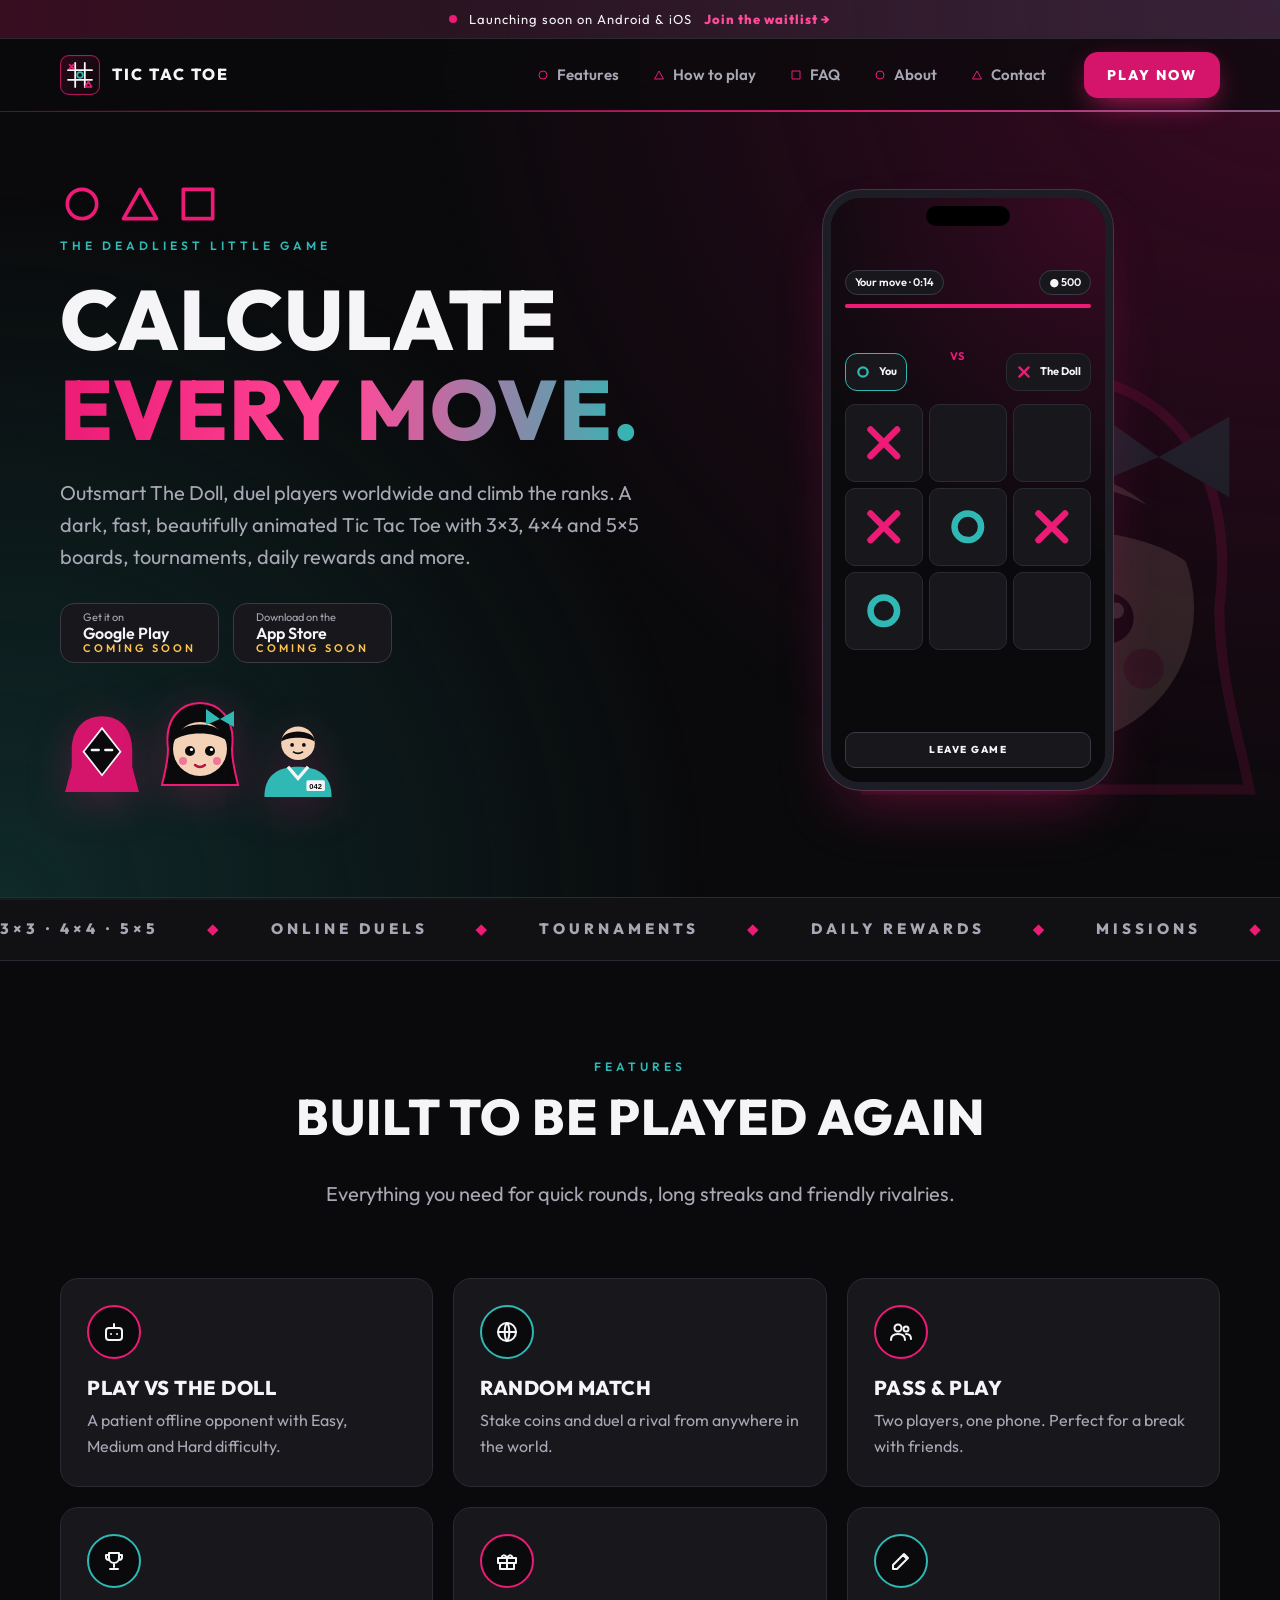
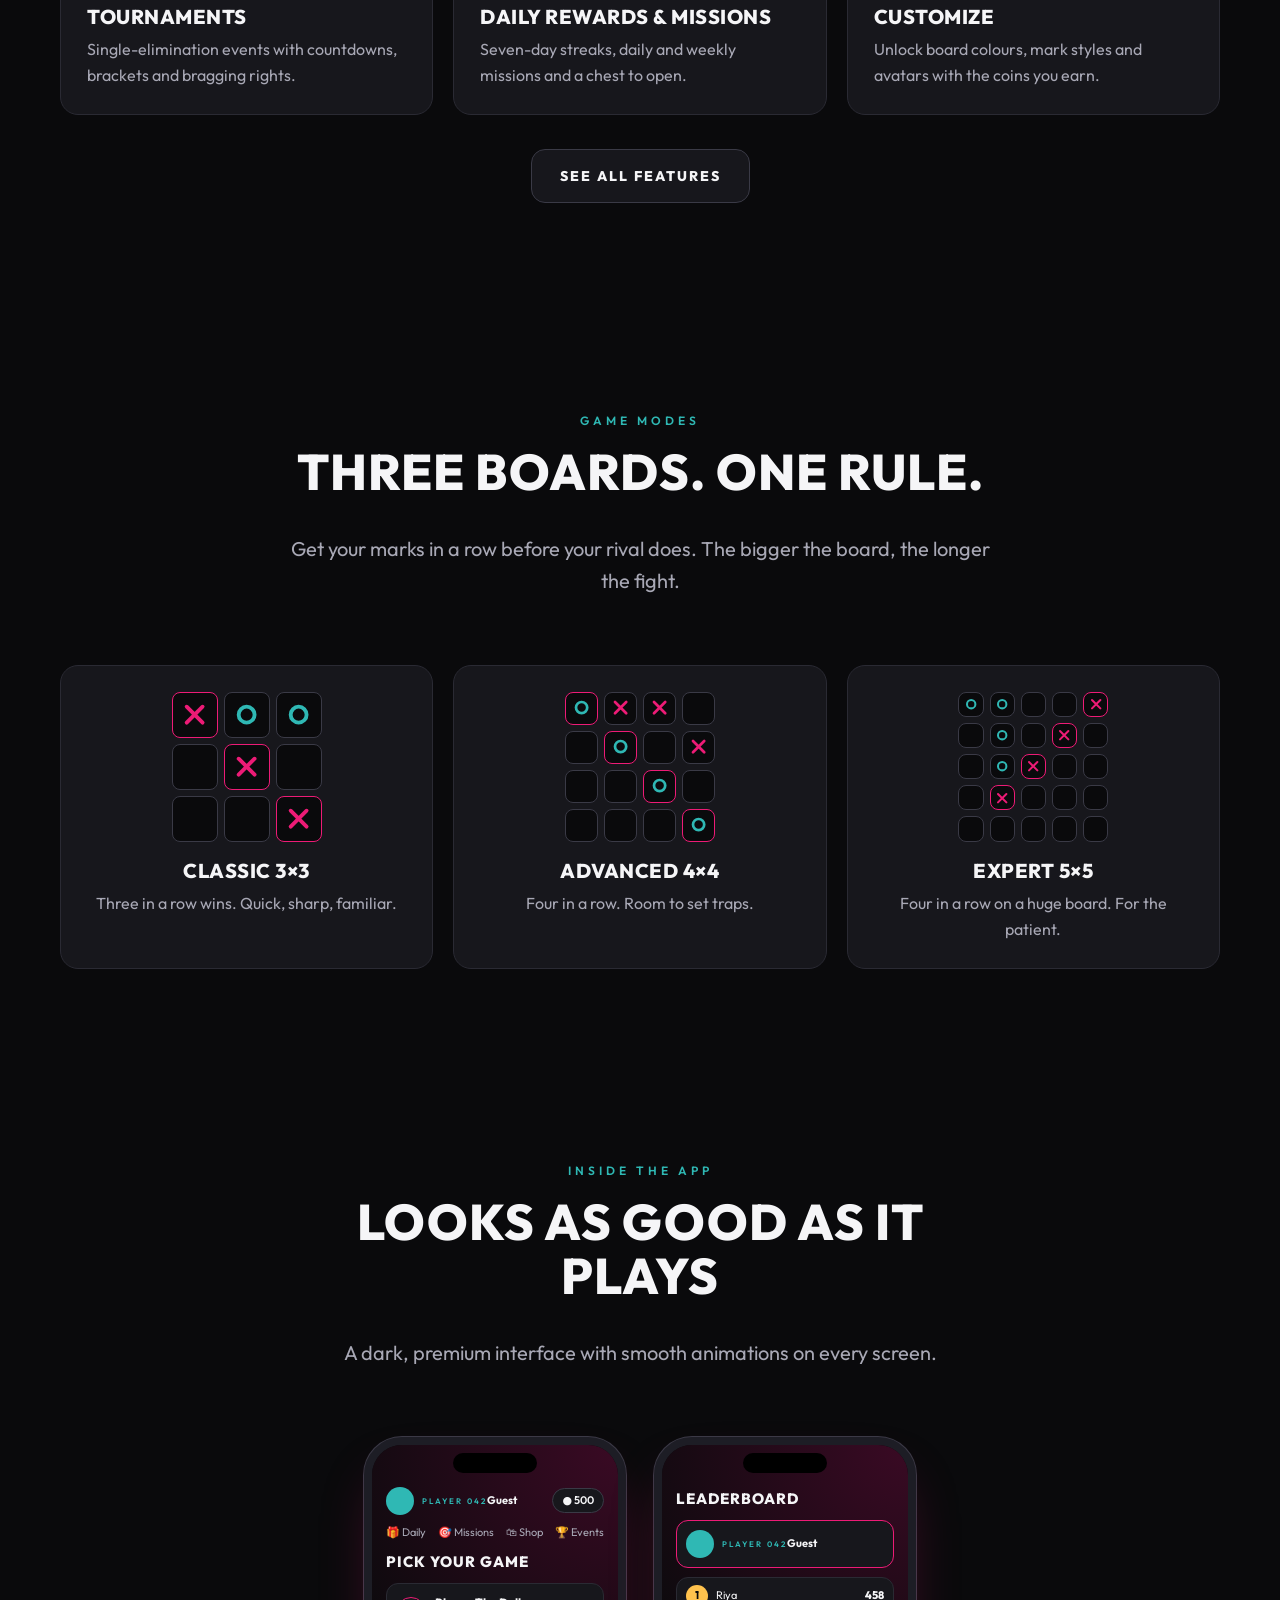
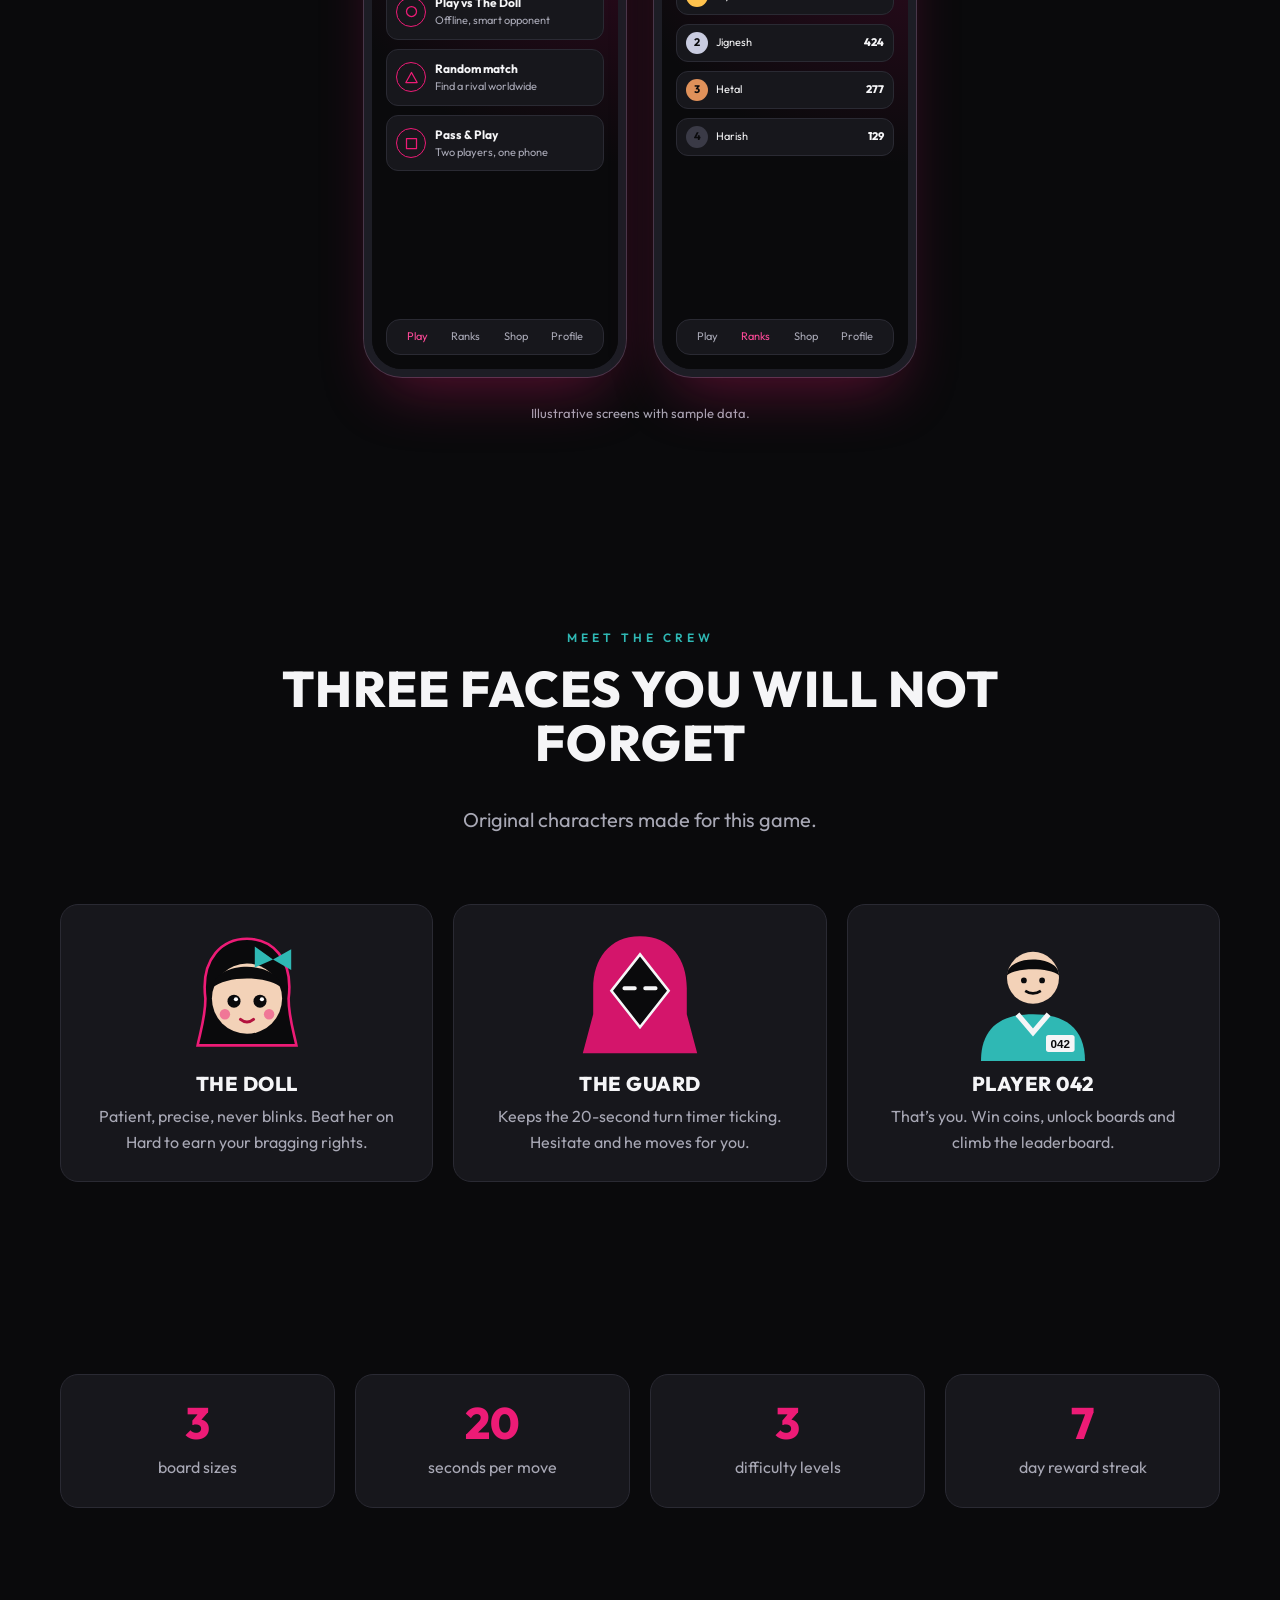
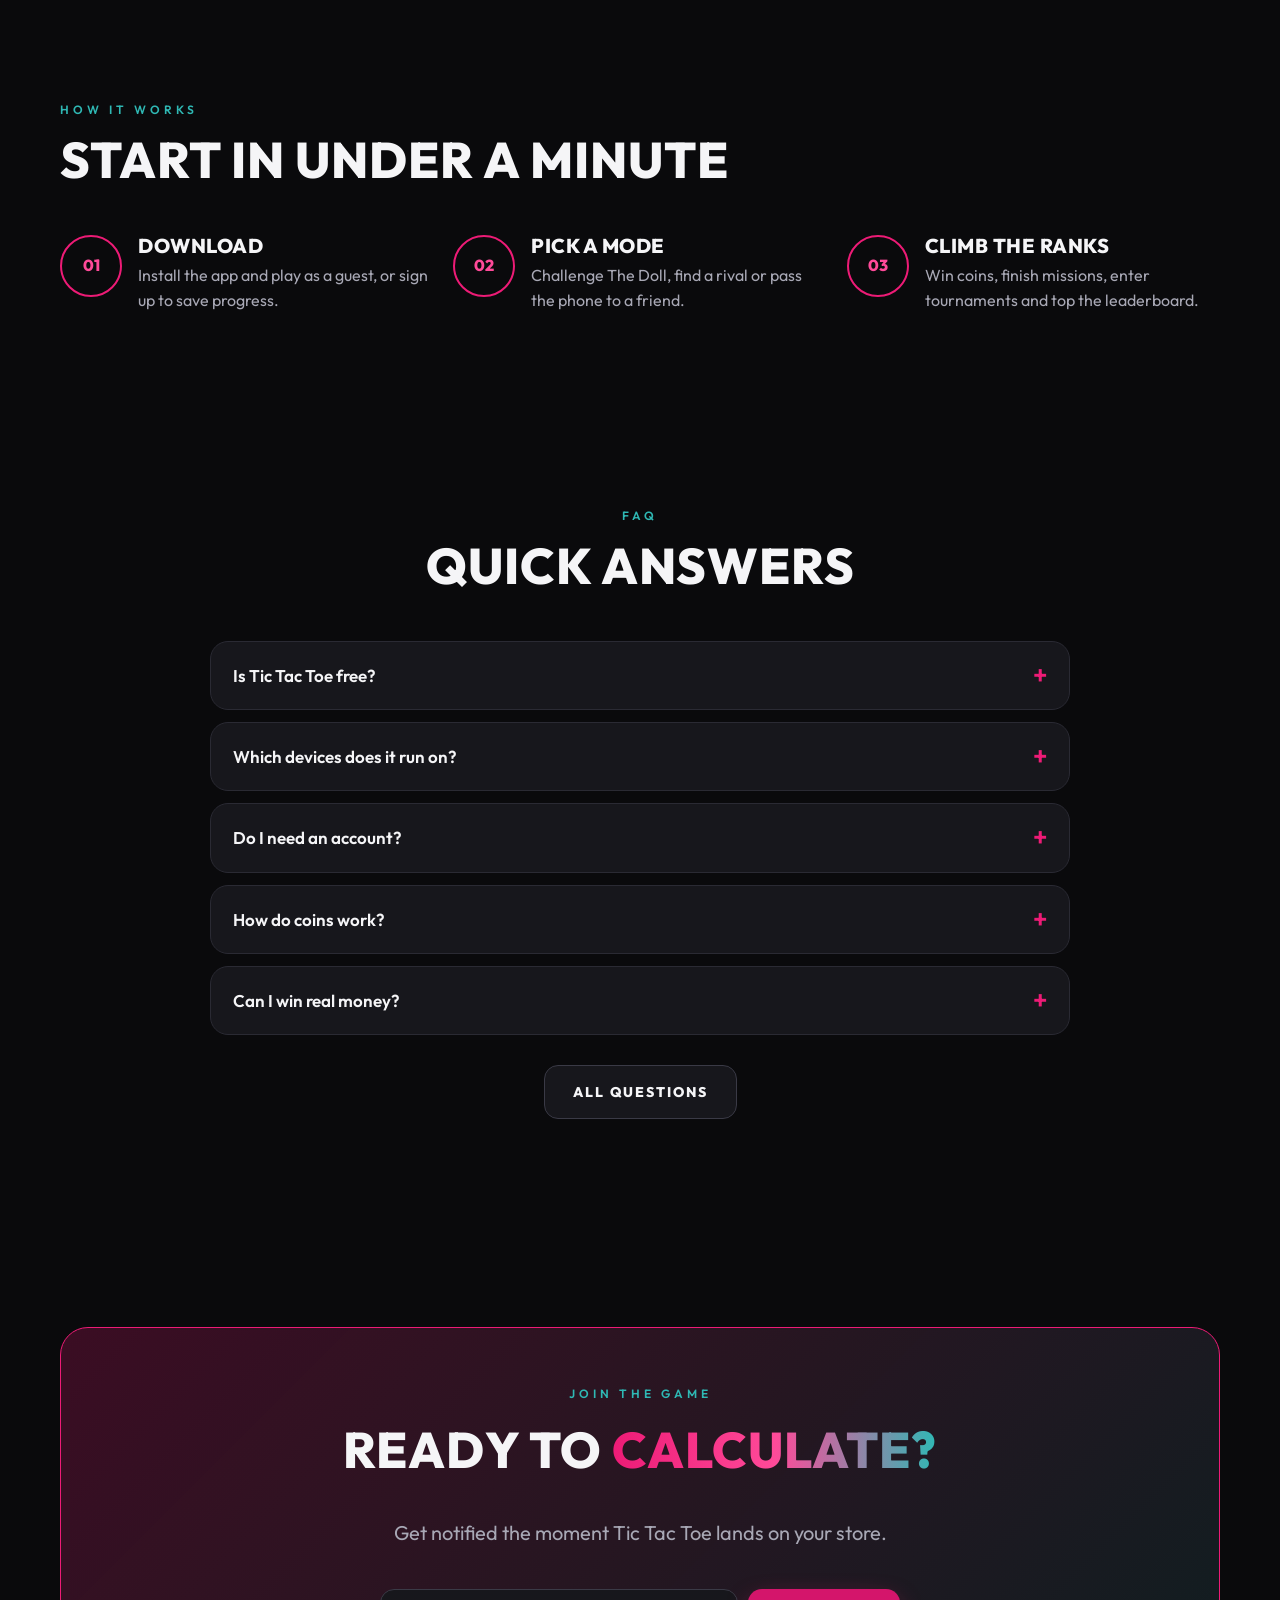
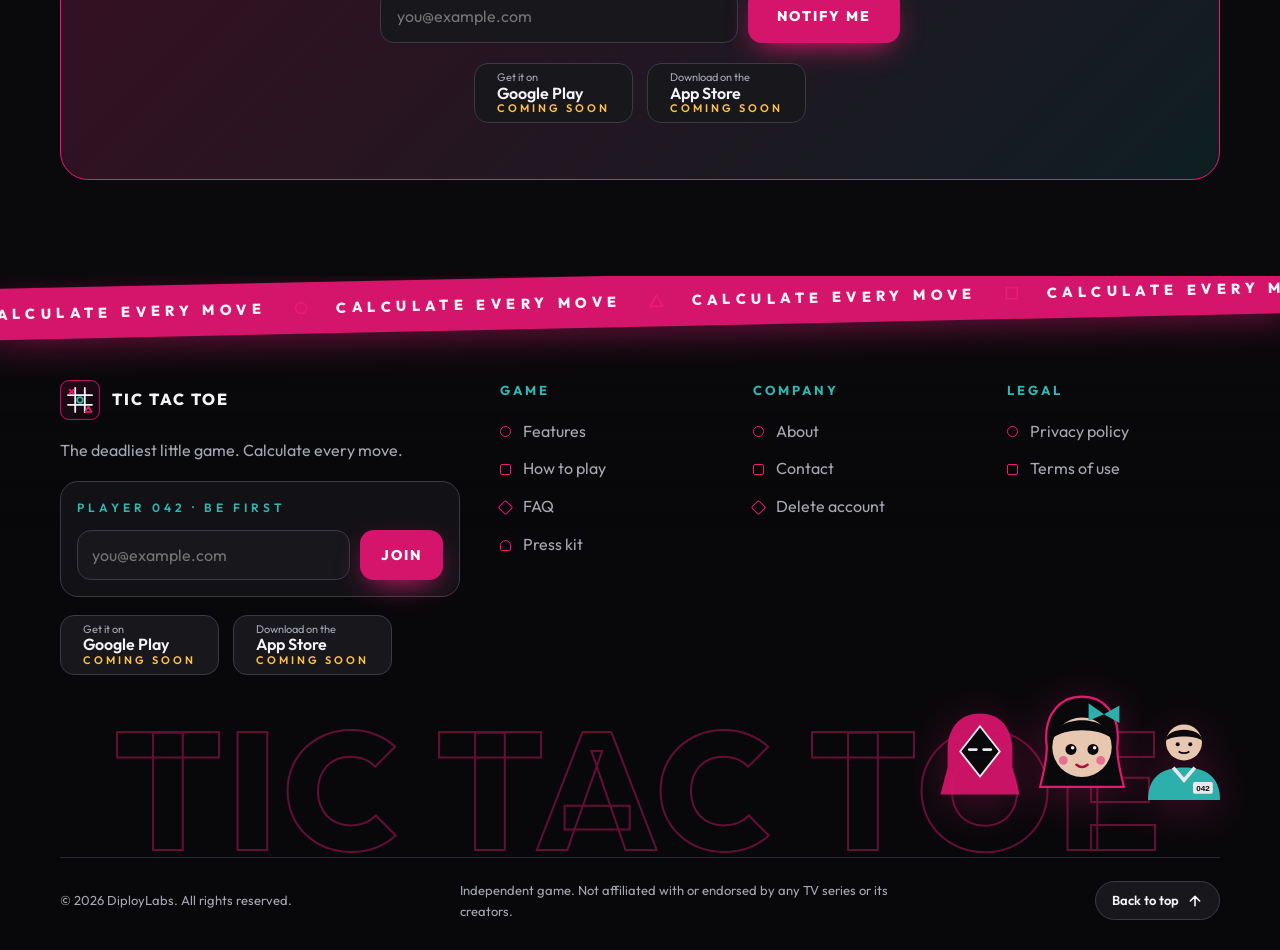
<file: index.html>
<!doctype html>
<html lang="en"><head><meta charset="utf-8"><meta name="viewport" content="width=device-width,initial-scale=1">
<title>Tic Tac Toe · The deadliest little game</title><meta name="description" content="Outsmart The Doll, duel players worldwide and climb the ranks. Tic Tac Toe with 3x3, 4x4 and 5x5 boards, tournaments, daily rewards and more."><link rel="canonical" href="https://YOUR-DOMAIN.com/">
<meta name="theme-color" content="#0A0A0C"><meta property="og:type" content="website"><meta property="og:title" content="Tic Tac Toe · The deadliest little game"><meta property="og:description" content="Outsmart The Doll, duel players worldwide and climb the ranks. Tic Tac Toe with 3x3, 4x4 and 5x5 boards, tournaments, daily rewards and more."><meta property="og:image" content="https://YOUR-DOMAIN.com/assets/img/og-image.png"><meta property="og:url" content="https://YOUR-DOMAIN.com/"><meta name="twitter:card" content="summary_large_image">
<link rel="icon" type="image/svg+xml" href="assets/img/favicon.svg"><link rel="apple-touch-icon" href="assets/img/apple-touch-icon.png">
<link rel="preconnect" href="https://fonts.googleapis.com"><link rel="preconnect" href="https://fonts.gstatic.com" crossorigin>
<link href="https://fonts.googleapis.com/css2?family=Outfit:wght@400;600;800&display=swap" rel="stylesheet">
<link rel="stylesheet" href="assets/css/style.css"><script type="application/ld+json">{"@context":"https://schema.org","@type":"MobileApplication","name":"Tic Tac Toe","applicationCategory":"GameApplication","operatingSystem":"Android, iOS","description":"A dark, fast, beautifully animated Tic Tac Toe with 3x3, 4x4 and 5x5 boards, online duels, tournaments and daily rewards.","publisher":{"@type":"Organization","name":"DiployLabs"}}</script></head>
<body><svg width="0" height="0" style="position:absolute" aria-hidden="true" focusable="false"><defs>
<symbol id="x" viewBox="0 0 24 24"><path d="M5 5l14 14M19 5L5 19" fill="none" stroke="#ED1B76" stroke-width="3.4" stroke-linecap="round"/></symbol>
<symbol id="o" viewBox="0 0 24 24"><circle cx="12" cy="12" r="7" fill="none" stroke="#2FB8B4" stroke-width="3.4"/></symbol>
<symbol id="s-circle" viewBox="0 0 24 24"><circle cx="12" cy="12" r="8" fill="none" stroke="#ED1B76" stroke-width="2" stroke-linejoin="round"/></symbol>
<symbol id="s-tri" viewBox="0 0 24 24"><path d="M12 4l9 16H3z" fill="none" stroke="#ED1B76" stroke-width="2" stroke-linejoin="round"/></symbol>
<symbol id="s-sq" viewBox="0 0 24 24"><rect x="4" y="4" width="16" height="16" fill="none" stroke="#ED1B76" stroke-width="2" stroke-linejoin="round"/></symbol>
<symbol id="i-bot" viewBox="0 0 24 24"><g fill="none" stroke="currentColor" stroke-width="2" stroke-linecap="round" stroke-linejoin="round"><rect x="4" y="8" width="16" height="12" rx="3"/><path d="M12 8V4M9 14h.01M15 14h.01"/></g></symbol>
<symbol id="i-globe" viewBox="0 0 24 24"><g fill="none" stroke="currentColor" stroke-width="2" stroke-linecap="round" stroke-linejoin="round"><circle cx="12" cy="12" r="9"/><path d="M3 12h18M12 3c3 3 3 15 0 18M12 3c-3 3-3 15 0 18"/></g></symbol>
<symbol id="i-users" viewBox="0 0 24 24"><g fill="none" stroke="currentColor" stroke-width="2" stroke-linecap="round" stroke-linejoin="round"><circle cx="9" cy="8" r="3.5"/><circle cx="17" cy="9" r="2.5"/><path d="M2 20c0-4 3-6 7-6s7 2 7 6M17 14c3 0 5 2 5 5"/></g></symbol>
<symbol id="i-trophy" viewBox="0 0 24 24"><g fill="none" stroke="currentColor" stroke-width="2" stroke-linecap="round" stroke-linejoin="round"><path d="M7 4h10v5a5 5 0 01-10 0zM7 6H4v2a3 3 0 003 3M17 6h3v2a3 3 0 01-3 3M12 14v4M8 20h8"/></g></symbol>
<symbol id="i-gift" viewBox="0 0 24 24"><g fill="none" stroke="currentColor" stroke-width="2" stroke-linecap="round" stroke-linejoin="round"><rect x="3" y="9" width="18" height="5"/><path d="M5 14v6h14v-6M12 9v11M12 9c-2-4-6-3-5 0zM12 9c2-4 6-3 5 0z"/></g></symbol>
<symbol id="i-target" viewBox="0 0 24 24"><g fill="none" stroke="currentColor" stroke-width="2" stroke-linecap="round"><circle cx="12" cy="12" r="9"/><circle cx="12" cy="12" r="5"/><circle cx="12" cy="12" r="1"/></g></symbol>
<symbol id="i-bag" viewBox="0 0 24 24"><g fill="none" stroke="currentColor" stroke-width="2" stroke-linecap="round" stroke-linejoin="round"><path d="M5 8h14l-1 12H6zM9 8V6a3 3 0 016 0v2"/></g></symbol>
<symbol id="i-bar" viewBox="0 0 24 24"><g fill="none" stroke="currentColor" stroke-width="2" stroke-linecap="round"><path d="M5 20V10M12 20V4M19 20v-7"/></g></symbol>
<symbol id="i-edit" viewBox="0 0 24 24"><g fill="none" stroke="currentColor" stroke-width="2" stroke-linecap="round" stroke-linejoin="round"><path d="M4 20h4L19 9l-4-4L4 16zM14 6l4 4"/></g></symbol>
<symbol id="i-mail" viewBox="0 0 24 24"><g fill="none" stroke="currentColor" stroke-width="2" stroke-linecap="round" stroke-linejoin="round"><rect x="3" y="5" width="18" height="14" rx="2"/><path d="M3 7l9 6 9-6"/></g></symbol>
<symbol id="i-clock" viewBox="0 0 24 24"><g fill="none" stroke="currentColor" stroke-width="2" stroke-linecap="round"><circle cx="12" cy="12" r="9"/><path d="M12 7v5l3 2"/></g></symbol>
<symbol id="i-shield" viewBox="0 0 24 24"><g fill="none" stroke="currentColor" stroke-width="2" stroke-linecap="round" stroke-linejoin="round"><path d="M12 3l8 3v6c0 5-3.5 8-8 9-4.5-1-8-4-8-9V6z"/><path d="M9 12l2 2 4-4"/></g></symbol>
<symbol id="i-flame" viewBox="0 0 24 24"><g fill="none" stroke="currentColor" stroke-width="2" stroke-linecap="round" stroke-linejoin="round"><path d="M12 3c1 4 5 5 5 10a5 5 0 01-10 0c0-2 1-3 2-4 0 2 1 3 2 3 0-3-1-6 1-9z"/></g></symbol>
<symbol id="i-coin" viewBox="0 0 24 24"><g fill="none" stroke="currentColor" stroke-width="2" stroke-linecap="round"><circle cx="12" cy="12" r="9"/><path d="M12 7v10M9 10h5a2 2 0 010 4H9"/></g></symbol>
<symbol id="i-flag" viewBox="0 0 24 24"><g fill="none" stroke="currentColor" stroke-width="2" stroke-linecap="round" stroke-linejoin="round"><path d="M5 21V4M5 4h12l-2 4 2 4H5"/></g></symbol>
<symbol id="i-trash" viewBox="0 0 24 24"><g fill="none" stroke="currentColor" stroke-width="2" stroke-linecap="round" stroke-linejoin="round"><path d="M4 7h16M9 7V4h6v3M6 7l1 13h10l1-13"/></g></symbol>
</defs></svg><a class="skip" href="#main">Skip to content</a>
<div class="progress" aria-hidden="true"><i></i></div>
<div class="topbar"><div class="container"><span class="dot" aria-hidden="true"></span><span>Launching soon<span class="hide-m"> on Android &amp; iOS</span></span><a href="index.html#join">Join the waitlist →</a></div></div>
<header class="site-header" id="top"><div class="container nav"><a class="brand" href="index.html" aria-label="Tic Tac Toe home"><img src="assets/img/logo.svg" alt="" width="40" height="40"><span>TIC TAC TOE</span></a>
<ul><li><a href="features.html"><svg class="nsh" aria-hidden="true"><use href="#s-circle"/></svg>Features</a></li><li><a href="how-to-play.html"><svg class="nsh" aria-hidden="true"><use href="#s-tri"/></svg>How to play</a></li><li><a href="faq.html"><svg class="nsh" aria-hidden="true"><use href="#s-sq"/></svg>FAQ</a></li><li><a href="about.html"><svg class="nsh" aria-hidden="true"><use href="#s-circle"/></svg>About</a></li><li><a href="contact.html"><svg class="nsh" aria-hidden="true"><use href="#s-tri"/></svg>Contact</a></li></ul><a class="btn btn-primary btn-cta" href="index.html#download"><span>Play now</span></a>
<button class="burger" aria-label="Open menu" aria-expanded="false" aria-controls="menu"><span></span><span></span><span></span></button></div></header>
<div class="menu" id="menu" aria-hidden="true" role="dialog" aria-modal="true" aria-label="Menu">
<div class="menu-bg" aria-hidden="true"><img class="menu-doll" src="assets/img/doll.svg" alt=""><span class="fs fs1"><svg class="" aria-hidden="true"><use href="#s-circle"/></svg></span><span class="fs fs2"><svg class="" aria-hidden="true"><use href="#s-tri"/></svg></span><span class="fs fs3"><svg class="" aria-hidden="true"><use href="#s-sq"/></svg></span></div>
<div class="menu-inner"><span class="tag menu-tag">Choose your game</span><ol class="menu-links"><li style="--i:1"><a href="features.html"><span class="pn">001</span><span class="ml">Features</span><span class="mh"></span><svg class="msh" aria-hidden="true"><use href="#s-circle"/></svg></a></li><li style="--i:2"><a href="how-to-play.html"><span class="pn">002</span><span class="ml">How to play</span><span class="mh"></span><svg class="msh" aria-hidden="true"><use href="#s-tri"/></svg></a></li><li style="--i:3"><a href="faq.html"><span class="pn">003</span><span class="ml">FAQ</span><span class="mh"></span><svg class="msh" aria-hidden="true"><use href="#s-sq"/></svg></a></li><li style="--i:4"><a href="about.html"><span class="pn">004</span><span class="ml">About</span><span class="mh"></span><svg class="msh" aria-hidden="true"><use href="#s-circle"/></svg></a></li><li style="--i:5"><a href="contact.html"><span class="pn">005</span><span class="ml">Contact</span><span class="mh"></span><svg class="msh" aria-hidden="true"><use href="#s-tri"/></svg></a></li></ol>
<div class="menu-foot"><div class="menu-card"><span class="tag">Player 042</span><b>Ready to play?</b><div class="stores"><a class="btn btn-store" href="#" data-store="play" aria-label="Get it on Google Play (coming soon)"><small>Get it on</small>Google Play <span class="soon soon-badge">Coming soon</span></a><a class="btn btn-store" href="#" data-store="app" aria-label="Download on the App Store (coming soon)"><small>Download on the</small>App Store <span class="soon soon-badge">Coming soon</span></a></div></div><div class="mgrid" aria-hidden="true"><i style="--k:0"><svg class="" aria-hidden="true"><use href="#x"/></svg></i><i style="--k:1"></i><i style="--k:2"><svg class="" aria-hidden="true"><use href="#o"/></svg></i><i style="--k:3"></i><i style="--k:4"><svg class="" aria-hidden="true"><use href="#x"/></svg></i><i style="--k:5"></i><i style="--k:6"><svg class="" aria-hidden="true"><use href="#o"/></svg></i><i style="--k:7"></i><i style="--k:8"><svg class="" aria-hidden="true"><use href="#x"/></svg></i></div></div></div></div>
<main id="main">
<section class="hero"><div class="container hero-grid"><div>
<div class="shapes"><svg class="" aria-hidden="true"><use href="#s-circle"/></svg><svg class="" aria-hidden="true"><use href="#s-tri"/></svg><svg class="" aria-hidden="true"><use href="#s-sq"/></svg></div><span class="tag">The deadliest little game</span>
<h1>Calculate <span class="grad">every move.</span></h1>
<p class="lead">Outsmart The Doll, duel players worldwide and climb the ranks. A dark, fast, beautifully animated Tic Tac Toe with 3×3, 4×4 and 5×5 boards, tournaments, daily rewards and more.</p>
<div class="row" id="download"><a class="btn btn-store" href="#" data-store="play" aria-label="Get it on Google Play (coming soon)"><small>Get it on</small>Google Play <span class="soon soon-badge">Coming soon</span></a><a class="btn btn-store" href="#" data-store="app" aria-label="Download on the App Store (coming soon)"><small>Download on the</small>App Store <span class="soon soon-badge">Coming soon</span></a></div>
<div class="crew-row" aria-hidden="true"><img src="assets/img/guard.svg" alt=""><img src="assets/img/doll.svg" alt=""><img src="assets/img/player.svg" alt=""></div></div>
<div class="hero-art"><img class="hero-doll" src="assets/img/doll.svg" alt=""><div class="phone big" role="img" aria-label="Game screen"><div class="ph"><div class="row"><span class="k" style="margin:0">Your move · 0:14</span><span class="k">● 500</span></div><div class="pb"><i></i></div><div class="row" style="justify-content:space-between;margin-top:6px"><div class="c row" style="border-color:var(--teal)"><svg class="" aria-hidden="true"><use href="#o"/></svg><b>You</b></div><b style="color:var(--magenta)">VS</b><div class="c row"><svg class="" aria-hidden="true"><use href="#x"/></svg><b>The Doll</b></div></div><div class="bd"><i><svg class="" aria-hidden="true"><use href="#x"/></svg></i><i></i><i></i><i><svg class="" aria-hidden="true"><use href="#x"/></svg></i><i><svg class="" aria-hidden="true"><use href="#o"/></svg></i><i><svg class="" aria-hidden="true"><use href="#x"/></svg></i><i><svg class="" aria-hidden="true"><use href="#o"/></svg></i><i></i><i></i></div><div class="btn-s" style="background:var(--surface);border:1px solid var(--border2)">Leave game</div></div></div></div></div></section>
<div class="marquee" aria-hidden="true"><div><span>3×3 · 4×4 · 5×5</span><span>Online duels</span><span>Tournaments</span><span>Daily rewards</span><span>Missions</span><span>Leaderboards</span><span>Customize</span><span>3×3 · 4×4 · 5×5</span><span>Online duels</span><span>Tournaments</span><span>Daily rewards</span><span>Missions</span><span>Leaderboards</span><span>Customize</span></div></div>
<section id="features"><div class="container"><div class="sec-head center reveal"><span class="tag">Features</span><h2>Built to be played again</h2><p class="lead">Everything you need for quick rounds, long streaks and friendly rivalries.</p></div>
<div class="grid g3">
<article class="card reveal"><div class="ico "><svg class="" aria-hidden="true"><use href="#i-bot"/></svg></div><h3>Play vs The Doll</h3><p>A patient offline opponent with Easy, Medium and Hard difficulty.</p></article>
<article class="card reveal d1"><div class="ico t"><svg class="" aria-hidden="true"><use href="#i-globe"/></svg></div><h3>Random match</h3><p>Stake coins and duel a rival from anywhere in the world.</p></article>
<article class="card reveal d2"><div class="ico "><svg class="" aria-hidden="true"><use href="#i-users"/></svg></div><h3>Pass &amp; Play</h3><p>Two players, one phone. Perfect for a break with friends.</p></article>
<article class="card reveal"><div class="ico t"><svg class="" aria-hidden="true"><use href="#i-trophy"/></svg></div><h3>Tournaments</h3><p>Single-elimination events with countdowns, brackets and bragging rights.</p></article>
<article class="card reveal d1"><div class="ico "><svg class="" aria-hidden="true"><use href="#i-gift"/></svg></div><h3>Daily rewards &amp; missions</h3><p>Seven-day streaks, daily and weekly missions and a chest to open.</p></article>
<article class="card reveal d2"><div class="ico t"><svg class="" aria-hidden="true"><use href="#i-edit"/></svg></div><h3>Customize</h3><p>Unlock board colours, mark styles and avatars with the coins you earn.</p></article></div>
<p style="text-align:center;margin-top:34px"><a class="btn btn-ghost" href="features.html">See all features</a></p></div></section>
<section><div class="container"><div class="sec-head center reveal"><span class="tag">Game modes</span><h2>Three boards. One rule.</h2><p class="lead">Get your marks in a row before your rival does. The bigger the board, the longer the fight.</p></div>
<div class="grid g3"><div class="card reveal" style="text-align:center"><div class="mb b3" role="img" aria-label="3 by 3 board example"><i class="w"><svg class="" aria-hidden="true"><use href="#x"/></svg></i><i class=""><svg class="" aria-hidden="true"><use href="#o"/></svg></i><i class=""><svg class="" aria-hidden="true"><use href="#o"/></svg></i><i class=""></i><i class="w"><svg class="" aria-hidden="true"><use href="#x"/></svg></i><i class=""></i><i class=""></i><i class=""></i><i class="w"><svg class="" aria-hidden="true"><use href="#x"/></svg></i></div><h3>Classic 3×3</h3><p>Three in a row wins. Quick, sharp, familiar.</p></div>
<div class="card reveal d1" style="text-align:center"><div class="mb b4" role="img" aria-label="4 by 4 board example"><i class="w"><svg class="" aria-hidden="true"><use href="#o"/></svg></i><i class=""><svg class="" aria-hidden="true"><use href="#x"/></svg></i><i class=""><svg class="" aria-hidden="true"><use href="#x"/></svg></i><i class=""></i><i class=""></i><i class="w"><svg class="" aria-hidden="true"><use href="#o"/></svg></i><i class=""></i><i class=""><svg class="" aria-hidden="true"><use href="#x"/></svg></i><i class=""></i><i class=""></i><i class="w"><svg class="" aria-hidden="true"><use href="#o"/></svg></i><i class=""></i><i class=""></i><i class=""></i><i class=""></i><i class="w"><svg class="" aria-hidden="true"><use href="#o"/></svg></i></div><h3>Advanced 4×4</h3><p>Four in a row. Room to set traps.</p></div>
<div class="card reveal d2" style="text-align:center"><div class="mb b5" role="img" aria-label="5 by 5 board example"><i class=""><svg class="" aria-hidden="true"><use href="#o"/></svg></i><i class=""><svg class="" aria-hidden="true"><use href="#o"/></svg></i><i class=""></i><i class=""></i><i class="w"><svg class="" aria-hidden="true"><use href="#x"/></svg></i><i class=""></i><i class=""><svg class="" aria-hidden="true"><use href="#o"/></svg></i><i class=""></i><i class="w"><svg class="" aria-hidden="true"><use href="#x"/></svg></i><i class=""></i><i class=""></i><i class=""><svg class="" aria-hidden="true"><use href="#o"/></svg></i><i class="w"><svg class="" aria-hidden="true"><use href="#x"/></svg></i><i class=""></i><i class=""></i><i class=""></i><i class="w"><svg class="" aria-hidden="true"><use href="#x"/></svg></i><i class=""></i><i class=""></i><i class=""></i><i class=""></i><i class=""></i><i class=""></i><i class=""></i><i class=""></i></div><h3>Expert 5×5</h3><p>Four in a row on a huge board. For the patient.</p></div></div></div></section>
<section><div class="container"><div class="sec-head center reveal"><span class="tag">Inside the app</span><h2>Looks as good as it plays</h2><p class="lead">A dark, premium interface with smooth animations on every screen.</p></div>
<div class="phones reveal"><div class="phone float" role="img" aria-label="App home screen"><div class="ph"><div class="row"><span class="av"></span><div><div class="tag" style="font-size:8px;letter-spacing:2px">Player 042</div><b>Guest</b></div><span class="k">● 500</span></div>
<div class="row" style="justify-content:space-between;color:var(--muted)"><span>🎁 Daily</span><span>🎯 Missions</span><span>🛍 Shop</span><span>🏆 Events</span></div><div class="t1">Pick your game</div>
<div class="c mc"><span class="o"><svg class="" aria-hidden="true"><use href="#s-circle"/></svg></span><div><b>Play vs The Doll</b><span>Offline, smart opponent</span></div></div>
<div class="c mc"><span class="o"><svg class="" aria-hidden="true"><use href="#s-tri"/></svg></span><div><b>Random match</b><span>Find a rival worldwide</span></div></div>
<div class="c mc"><span class="o"><svg class="" aria-hidden="true"><use href="#s-sq"/></svg></span><div><b>Pass &amp; Play</b><span>Two players, one phone</span></div></div>
<div class="bn"><span class="a">Play</span><span>Ranks</span><span>Shop</span><span>Profile</span></div></div></div><div class="phone float" style="animation-delay:1s" role="img" aria-label="Leaderboard screen"><div class="ph"><div class="t1">Leaderboard</div><div class="c" style="border-color:var(--magenta)"><div class="row"><span class="av"></span><div><div class="tag" style="font-size:8px;letter-spacing:2px">Player 042</div><b>Guest</b></div></div></div><div class="rk"><b class="n" style="background:#FFC24D">1</b><span>Riya</span><em>458</em></div><div class="rk"><b class="n" style="background:#C9CCE0">2</b><span>Jignesh</span><em>424</em></div><div class="rk"><b class="n" style="background:#E0915A">3</b><span>Hetal</span><em>277</em></div><div class="rk"><b class="n" style="background:#3A3A46">4</b><span>Harish</span><em>129</em></div><div class="bn"><span>Play</span><span class="a">Ranks</span><span>Shop</span><span>Profile</span></div></div></div></div><p style="text-align:center;color:var(--muted);margin-top:26px;font-size:13px">Illustrative screens with sample data.</p></div></section>
<section><div class="container"><div class="sec-head center reveal"><span class="tag">Meet the crew</span><h2>Three faces you will not forget</h2><p class="lead">Original characters made for this game.</p></div>
<div class="crew"><article class="card reveal"><img src="assets/img/doll.svg" alt="The Doll"><h3>The Doll</h3><p>Patient, precise, never blinks. Beat her on Hard to earn your bragging rights.</p></article>
<article class="card reveal d1"><img src="assets/img/guard.svg" alt="The Guard"><h3>The Guard</h3><p>Keeps the 20-second turn timer ticking. Hesitate and he moves for you.</p></article>
<article class="card reveal d2"><img src="assets/img/player.svg" alt="Player 042"><h3>Player 042</h3><p>That’s you. Win coins, unlock boards and climb the leaderboard.</p></article></div></div></section>
<section><div class="container"><div class="grid g4" style="text-align:center">
<div class="card reveal"><div class="num" data-count="3">0</div><p>board sizes</p></div><div class="card reveal d1"><div class="num" data-count="20">0</div><p>seconds per move</p></div>
<div class="card reveal d2"><div class="num" data-count="3">0</div><p>difficulty levels</p></div><div class="card reveal d3"><div class="num" data-count="7">0</div><p>day reward streak</p></div></div></div></section>
<section><div class="container"><div class="sec-head reveal"><span class="tag">How it works</span><h2>Start in under a minute</h2></div>
<div class="grid g3 steps"><div class="step reveal"><h3>Download</h3><p style="color:var(--muted);margin:6px 0 0">Install the app and play as a guest, or sign up to save progress.</p></div>
<div class="step reveal d1"><h3>Pick a mode</h3><p style="color:var(--muted);margin:6px 0 0">Challenge The Doll, find a rival or pass the phone to a friend.</p></div>
<div class="step reveal d2"><h3>Climb the ranks</h3><p style="color:var(--muted);margin:6px 0 0">Win coins, finish missions, enter tournaments and top the leaderboard.</p></div></div></div></section>
<section><div class="container"><div class="sec-head center reveal"><span class="tag">FAQ</span><h2>Quick answers</h2></div><div class="faq-list"><details class="reveal"><summary>Is Tic Tac Toe free?</summary><p>The game is free to download and play. [Update this answer if you add in-app purchases or ads.]</p></details><details class="reveal"><summary>Which devices does it run on?</summary><p>Android and iOS phones and tablets. Store links will appear on this site when the app is live.</p></details><details class="reveal"><summary>Do I need an account?</summary><p>No. You can play against The Doll and in Pass &amp; Play as a guest. An account is needed for online matches, leaderboards, friends, tournaments and to keep your coins and progress on a new phone.</p></details><details class="reveal"><summary>How do coins work?</summary><p>Coins are virtual game currency. You earn them by winning, finishing missions and claiming daily rewards, and you can spend them on random-match stakes, tournament entry and cosmetics. Coins have no cash value and cannot be withdrawn.</p></details><details class="reveal"><summary>Can I win real money?</summary><p>No. There are no cash prizes and no real-money gambling. Everything is for fun and bragging rights.</p></details></div><p style="text-align:center;margin-top:30px"><a class="btn btn-ghost" href="faq.html">All questions</a></p></div></section>
<section><div class="container"><div class="cta reveal" id="join"><span class="tag">Join the game</span><h2>Ready to <span class="grad">calculate?</span></h2><p class="lead">Get notified the moment Tic Tac Toe lands on your store.</p>
<form class="inline-form" data-form data-subject="Launch notification signup" novalidate><label class="sr" style="position:absolute;left:-9999px">Email<input></label><input name="email" type="email" required placeholder="you@example.com" aria-label="Your email" autocomplete="email"><div class="hp" aria-hidden="true"><input name="website" tabindex="-1" autocomplete="off"></div><button class="btn btn-primary" type="submit">Notify me</button><div class="form-msg" role="status" aria-live="polite" style="width:100%"></div></form>
<div class="stores"><a class="btn btn-store" href="#" data-store="play" aria-label="Get it on Google Play (coming soon)"><small>Get it on</small>Google Play <span class="soon soon-badge">Coming soon</span></a><a class="btn btn-store" href="#" data-store="app" aria-label="Download on the App Store (coming soon)"><small>Download on the</small>App Store <span class="soon soon-badge">Coming soon</span></a></div></div></div></section></main>
<footer class="site-footer"><div class="f-marquee" aria-hidden="true"><div><span>Calculate every move</span><svg class="msep" aria-hidden="true"><use href="#s-circle"/></svg><span>Calculate every move</span><svg class="msep" aria-hidden="true"><use href="#s-tri"/></svg><span>Calculate every move</span><svg class="msep" aria-hidden="true"><use href="#s-sq"/></svg><span>Calculate every move</span><svg class="msep" aria-hidden="true"><use href="#s-circle"/></svg><span>Calculate every move</span><svg class="msep" aria-hidden="true"><use href="#s-tri"/></svg><span>Calculate every move</span><svg class="msep" aria-hidden="true"><use href="#s-sq"/></svg><span>Calculate every move</span><svg class="msep" aria-hidden="true"><use href="#s-circle"/></svg><span>Calculate every move</span><svg class="msep" aria-hidden="true"><use href="#s-tri"/></svg><span>Calculate every move</span><svg class="msep" aria-hidden="true"><use href="#s-sq"/></svg><span>Calculate every move</span><svg class="msep" aria-hidden="true"><use href="#s-circle"/></svg><span>Calculate every move</span><svg class="msep" aria-hidden="true"><use href="#s-tri"/></svg><span>Calculate every move</span><svg class="msep" aria-hidden="true"><use href="#s-sq"/></svg><span>Calculate every move</span><svg class="msep" aria-hidden="true"><use href="#s-circle"/></svg><span>Calculate every move</span><svg class="msep" aria-hidden="true"><use href="#s-tri"/></svg><span>Calculate every move</span><svg class="msep" aria-hidden="true"><use href="#s-sq"/></svg><span>Calculate every move</span><svg class="msep" aria-hidden="true"><use href="#s-circle"/></svg><span>Calculate every move</span><svg class="msep" aria-hidden="true"><use href="#s-tri"/></svg><span>Calculate every move</span><svg class="msep" aria-hidden="true"><use href="#s-sq"/></svg><span>Calculate every move</span><svg class="msep" aria-hidden="true"><use href="#s-circle"/></svg><span>Calculate every move</span><svg class="msep" aria-hidden="true"><use href="#s-tri"/></svg><span>Calculate every move</span><svg class="msep" aria-hidden="true"><use href="#s-sq"/></svg><span>Calculate every move</span><svg class="msep" aria-hidden="true"><use href="#s-circle"/></svg><span>Calculate every move</span><svg class="msep" aria-hidden="true"><use href="#s-tri"/></svg><span>Calculate every move</span><svg class="msep" aria-hidden="true"><use href="#s-sq"/></svg></div></div>
<div class="container f-main"><div class="f-brand"><a class="brand" href="index.html"><img src="assets/img/logo.svg" alt="" width="48" height="48"><span>TIC TAC TOE</span></a><p>The deadliest little game. Calculate every move.</p>
<form class="f-join" data-form data-subject="Launch notification signup (footer)" novalidate><span class="tag">Player 042 · be first</span><div class="f-join-row"><input name="email" type="email" required placeholder="you@example.com" aria-label="Your email" autocomplete="email"><button class="btn btn-primary" type="submit">Join</button></div><div class="hp" aria-hidden="true"><input name="website" tabindex="-1" autocomplete="off"></div><div class="form-msg" role="status" aria-live="polite"></div></form>
<div class="stores" style="justify-content:flex-start"><a class="btn btn-store" href="#" data-store="play" aria-label="Get it on Google Play (coming soon)"><small>Get it on</small>Google Play <span class="soon soon-badge">Coming soon</span></a><a class="btn btn-store" href="#" data-store="app" aria-label="Download on the App Store (coming soon)"><small>Download on the</small>App Store <span class="soon soon-badge">Coming soon</span></a></div></div>
<nav class="f-col" aria-label="Game"><h4>Game</h4><ul><li><a href="features.html">Features</a></li><li><a href="how-to-play.html">How to play</a></li><li><a href="faq.html">FAQ</a></li><li><a href="press.html">Press kit</a></li></ul></nav>
<nav class="f-col" aria-label="Company"><h4>Company</h4><ul><li><a href="about.html">About</a></li><li><a href="contact.html">Contact</a></li><li><a href="delete-account.html">Delete account</a></li></ul></nav>
<nav class="f-col" aria-label="Legal"><h4>Legal</h4><ul><li><a href="privacy.html">Privacy policy</a></li><li><a href="terms.html">Terms of use</a></li></ul></nav></div>
<div class="f-chars" aria-hidden="true"><img src="assets/img/guard.svg" alt=""><img src="assets/img/doll.svg" alt=""><img src="assets/img/player.svg" alt=""></div>
<div class="f-word" aria-hidden="true">Tic Tac Toe</div>
<div class="container f-bottom"><span>© <span data-year>2026</span> DiployLabs. All rights reserved.</span><span class="f-disc">Independent game. Not affiliated with or endorsed by any TV series or its creators.</span><a class="totop" href="#top">Back to top <svg aria-hidden="true" viewBox="0 0 24 24"><path d="M12 19V5M5 12l7-7 7 7" fill="none" stroke="currentColor" stroke-width="2.4" stroke-linecap="round" stroke-linejoin="round"/></svg></a></div></footer>
<script src="assets/js/main.js"></script></body></html>
</file>
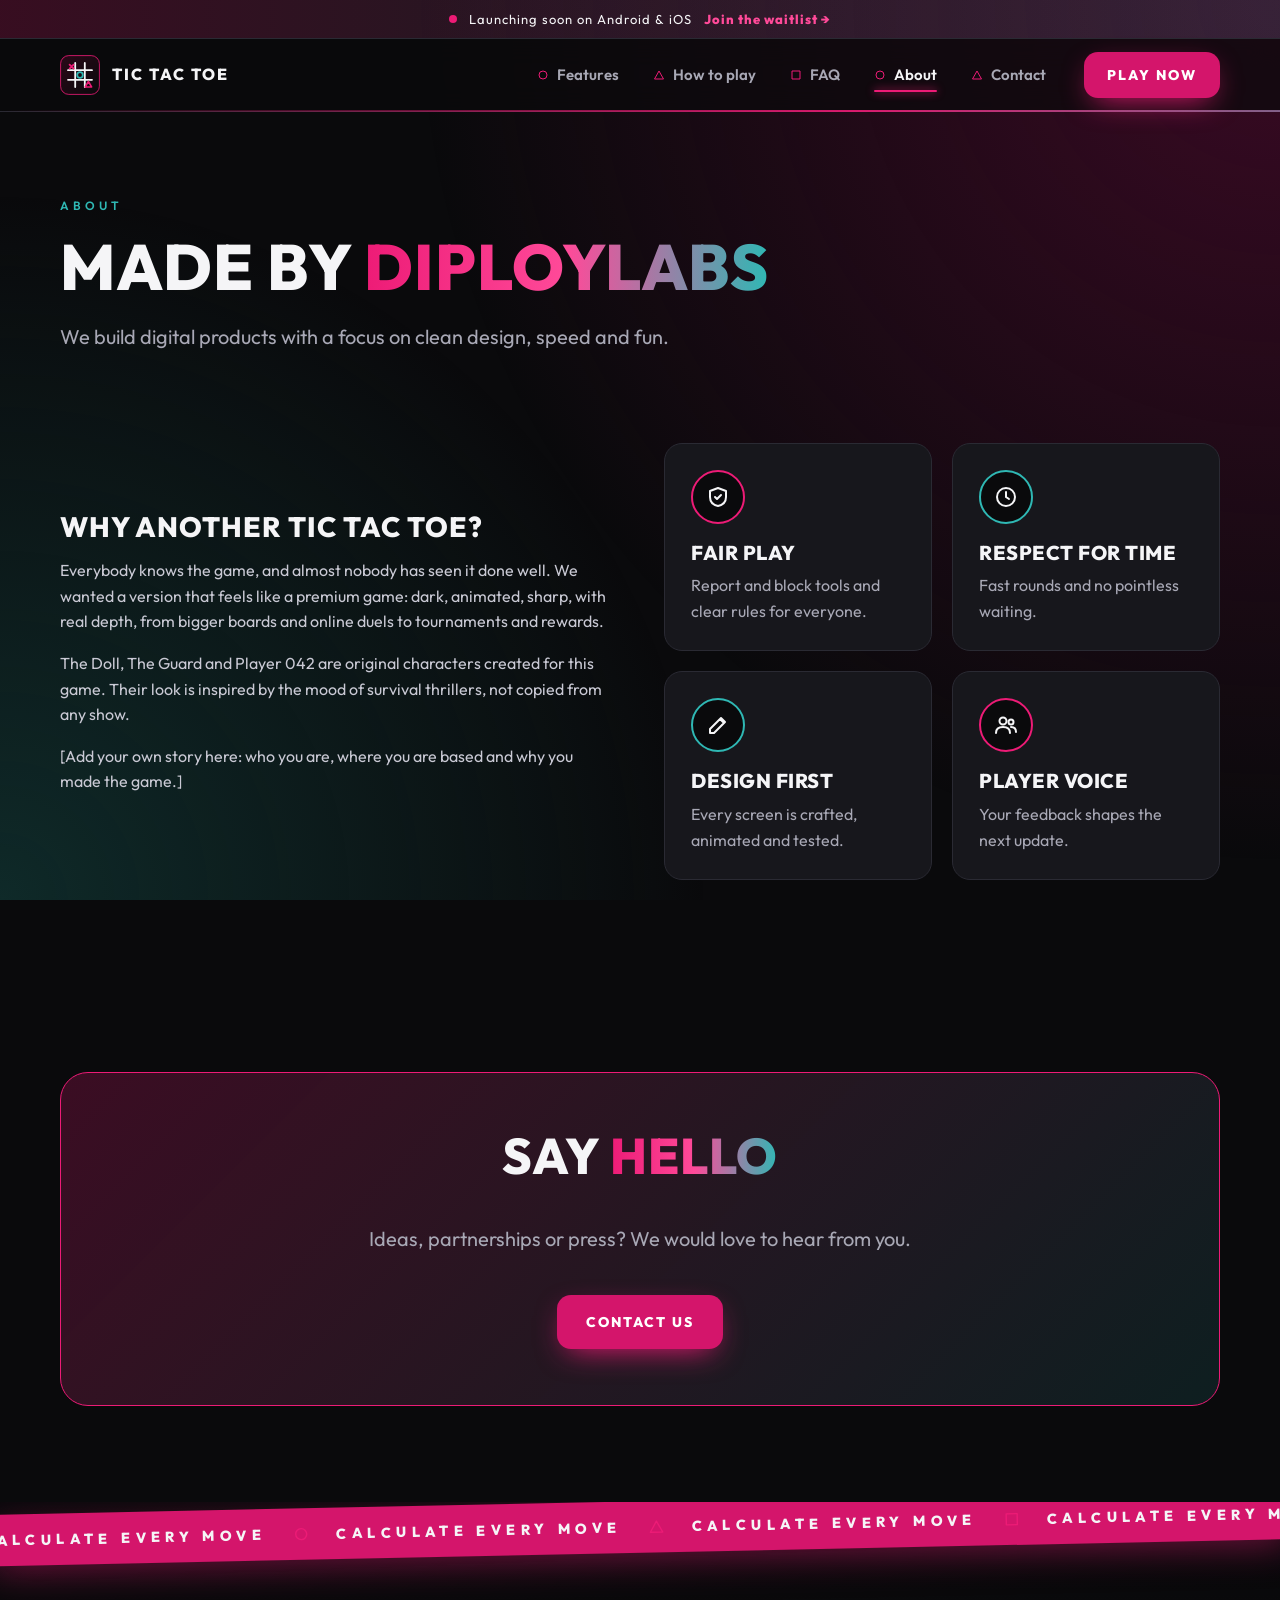
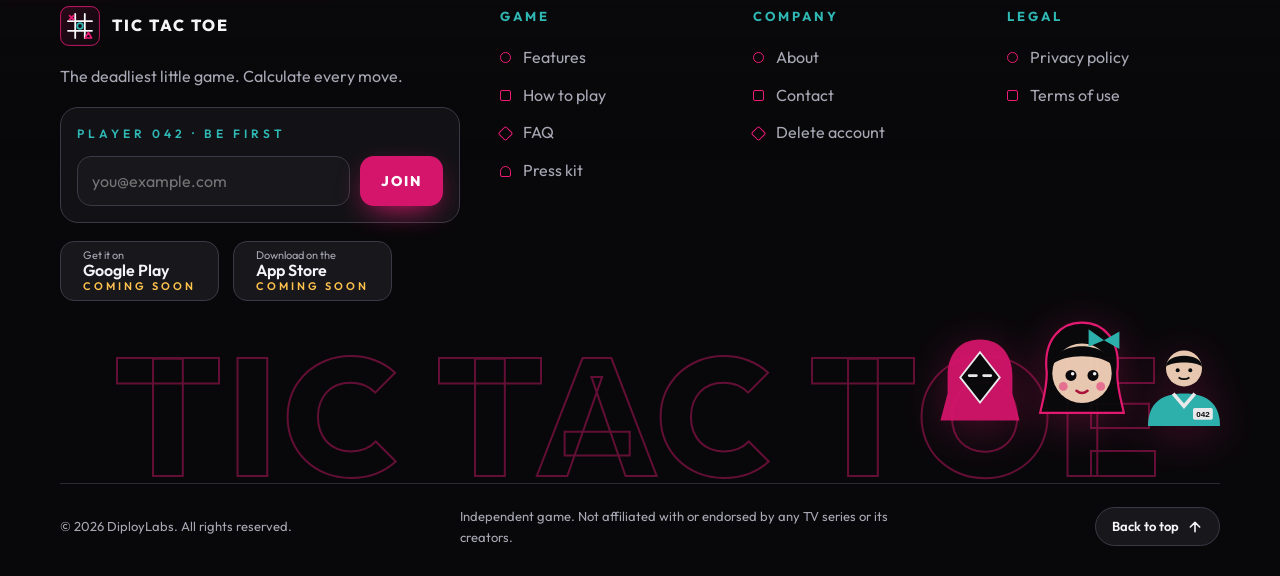
<file: about.html>
<!doctype html>
<html lang="en"><head><meta charset="utf-8"><meta name="viewport" content="width=device-width,initial-scale=1">
<title>About · Tic Tac Toe</title><meta name="description" content="Tic Tac Toe is an independent game made by DiployLabs. Learn why we built it."><link rel="canonical" href="https://YOUR-DOMAIN.com/about.html">
<meta name="theme-color" content="#0A0A0C"><meta property="og:type" content="website"><meta property="og:title" content="About · Tic Tac Toe"><meta property="og:description" content="Tic Tac Toe is an independent game made by DiployLabs. Learn why we built it."><meta property="og:image" content="https://YOUR-DOMAIN.com/assets/img/og-image.png"><meta property="og:url" content="https://YOUR-DOMAIN.com/about.html"><meta name="twitter:card" content="summary_large_image">
<link rel="icon" type="image/svg+xml" href="assets/img/favicon.svg"><link rel="apple-touch-icon" href="assets/img/apple-touch-icon.png">
<link rel="preconnect" href="https://fonts.googleapis.com"><link rel="preconnect" href="https://fonts.gstatic.com" crossorigin>
<link href="https://fonts.googleapis.com/css2?family=Outfit:wght@400;600;800&display=swap" rel="stylesheet">
<link rel="stylesheet" href="assets/css/style.css"></head>
<body><svg width="0" height="0" style="position:absolute" aria-hidden="true" focusable="false"><defs>
<symbol id="x" viewBox="0 0 24 24"><path d="M5 5l14 14M19 5L5 19" fill="none" stroke="#ED1B76" stroke-width="3.4" stroke-linecap="round"/></symbol>
<symbol id="o" viewBox="0 0 24 24"><circle cx="12" cy="12" r="7" fill="none" stroke="#2FB8B4" stroke-width="3.4"/></symbol>
<symbol id="s-circle" viewBox="0 0 24 24"><circle cx="12" cy="12" r="8" fill="none" stroke="#ED1B76" stroke-width="2" stroke-linejoin="round"/></symbol>
<symbol id="s-tri" viewBox="0 0 24 24"><path d="M12 4l9 16H3z" fill="none" stroke="#ED1B76" stroke-width="2" stroke-linejoin="round"/></symbol>
<symbol id="s-sq" viewBox="0 0 24 24"><rect x="4" y="4" width="16" height="16" fill="none" stroke="#ED1B76" stroke-width="2" stroke-linejoin="round"/></symbol>
<symbol id="i-bot" viewBox="0 0 24 24"><g fill="none" stroke="currentColor" stroke-width="2" stroke-linecap="round" stroke-linejoin="round"><rect x="4" y="8" width="16" height="12" rx="3"/><path d="M12 8V4M9 14h.01M15 14h.01"/></g></symbol>
<symbol id="i-globe" viewBox="0 0 24 24"><g fill="none" stroke="currentColor" stroke-width="2" stroke-linecap="round" stroke-linejoin="round"><circle cx="12" cy="12" r="9"/><path d="M3 12h18M12 3c3 3 3 15 0 18M12 3c-3 3-3 15 0 18"/></g></symbol>
<symbol id="i-users" viewBox="0 0 24 24"><g fill="none" stroke="currentColor" stroke-width="2" stroke-linecap="round" stroke-linejoin="round"><circle cx="9" cy="8" r="3.5"/><circle cx="17" cy="9" r="2.5"/><path d="M2 20c0-4 3-6 7-6s7 2 7 6M17 14c3 0 5 2 5 5"/></g></symbol>
<symbol id="i-trophy" viewBox="0 0 24 24"><g fill="none" stroke="currentColor" stroke-width="2" stroke-linecap="round" stroke-linejoin="round"><path d="M7 4h10v5a5 5 0 01-10 0zM7 6H4v2a3 3 0 003 3M17 6h3v2a3 3 0 01-3 3M12 14v4M8 20h8"/></g></symbol>
<symbol id="i-gift" viewBox="0 0 24 24"><g fill="none" stroke="currentColor" stroke-width="2" stroke-linecap="round" stroke-linejoin="round"><rect x="3" y="9" width="18" height="5"/><path d="M5 14v6h14v-6M12 9v11M12 9c-2-4-6-3-5 0zM12 9c2-4 6-3 5 0z"/></g></symbol>
<symbol id="i-target" viewBox="0 0 24 24"><g fill="none" stroke="currentColor" stroke-width="2" stroke-linecap="round"><circle cx="12" cy="12" r="9"/><circle cx="12" cy="12" r="5"/><circle cx="12" cy="12" r="1"/></g></symbol>
<symbol id="i-bag" viewBox="0 0 24 24"><g fill="none" stroke="currentColor" stroke-width="2" stroke-linecap="round" stroke-linejoin="round"><path d="M5 8h14l-1 12H6zM9 8V6a3 3 0 016 0v2"/></g></symbol>
<symbol id="i-bar" viewBox="0 0 24 24"><g fill="none" stroke="currentColor" stroke-width="2" stroke-linecap="round"><path d="M5 20V10M12 20V4M19 20v-7"/></g></symbol>
<symbol id="i-edit" viewBox="0 0 24 24"><g fill="none" stroke="currentColor" stroke-width="2" stroke-linecap="round" stroke-linejoin="round"><path d="M4 20h4L19 9l-4-4L4 16zM14 6l4 4"/></g></symbol>
<symbol id="i-mail" viewBox="0 0 24 24"><g fill="none" stroke="currentColor" stroke-width="2" stroke-linecap="round" stroke-linejoin="round"><rect x="3" y="5" width="18" height="14" rx="2"/><path d="M3 7l9 6 9-6"/></g></symbol>
<symbol id="i-clock" viewBox="0 0 24 24"><g fill="none" stroke="currentColor" stroke-width="2" stroke-linecap="round"><circle cx="12" cy="12" r="9"/><path d="M12 7v5l3 2"/></g></symbol>
<symbol id="i-shield" viewBox="0 0 24 24"><g fill="none" stroke="currentColor" stroke-width="2" stroke-linecap="round" stroke-linejoin="round"><path d="M12 3l8 3v6c0 5-3.5 8-8 9-4.5-1-8-4-8-9V6z"/><path d="M9 12l2 2 4-4"/></g></symbol>
<symbol id="i-flame" viewBox="0 0 24 24"><g fill="none" stroke="currentColor" stroke-width="2" stroke-linecap="round" stroke-linejoin="round"><path d="M12 3c1 4 5 5 5 10a5 5 0 01-10 0c0-2 1-3 2-4 0 2 1 3 2 3 0-3-1-6 1-9z"/></g></symbol>
<symbol id="i-coin" viewBox="0 0 24 24"><g fill="none" stroke="currentColor" stroke-width="2" stroke-linecap="round"><circle cx="12" cy="12" r="9"/><path d="M12 7v10M9 10h5a2 2 0 010 4H9"/></g></symbol>
<symbol id="i-flag" viewBox="0 0 24 24"><g fill="none" stroke="currentColor" stroke-width="2" stroke-linecap="round" stroke-linejoin="round"><path d="M5 21V4M5 4h12l-2 4 2 4H5"/></g></symbol>
<symbol id="i-trash" viewBox="0 0 24 24"><g fill="none" stroke="currentColor" stroke-width="2" stroke-linecap="round" stroke-linejoin="round"><path d="M4 7h16M9 7V4h6v3M6 7l1 13h10l1-13"/></g></symbol>
</defs></svg><a class="skip" href="#main">Skip to content</a>
<div class="progress" aria-hidden="true"><i></i></div>
<div class="topbar"><div class="container"><span class="dot" aria-hidden="true"></span><span>Launching soon<span class="hide-m"> on Android &amp; iOS</span></span><a href="index.html#join">Join the waitlist →</a></div></div>
<header class="site-header" id="top"><div class="container nav"><a class="brand" href="index.html" aria-label="Tic Tac Toe home"><img src="assets/img/logo.svg" alt="" width="40" height="40"><span>TIC TAC TOE</span></a>
<ul><li><a href="features.html"><svg class="nsh" aria-hidden="true"><use href="#s-circle"/></svg>Features</a></li><li><a href="how-to-play.html"><svg class="nsh" aria-hidden="true"><use href="#s-tri"/></svg>How to play</a></li><li><a href="faq.html"><svg class="nsh" aria-hidden="true"><use href="#s-sq"/></svg>FAQ</a></li><li><a href="about.html" aria-current="page"><svg class="nsh" aria-hidden="true"><use href="#s-circle"/></svg>About</a></li><li><a href="contact.html"><svg class="nsh" aria-hidden="true"><use href="#s-tri"/></svg>Contact</a></li></ul><a class="btn btn-primary btn-cta" href="index.html#download"><span>Play now</span></a>
<button class="burger" aria-label="Open menu" aria-expanded="false" aria-controls="menu"><span></span><span></span><span></span></button></div></header>
<div class="menu" id="menu" aria-hidden="true" role="dialog" aria-modal="true" aria-label="Menu">
<div class="menu-bg" aria-hidden="true"><img class="menu-doll" src="assets/img/doll.svg" alt=""><span class="fs fs1"><svg class="" aria-hidden="true"><use href="#s-circle"/></svg></span><span class="fs fs2"><svg class="" aria-hidden="true"><use href="#s-tri"/></svg></span><span class="fs fs3"><svg class="" aria-hidden="true"><use href="#s-sq"/></svg></span></div>
<div class="menu-inner"><span class="tag menu-tag">Choose your game</span><ol class="menu-links"><li style="--i:1"><a href="features.html"><span class="pn">001</span><span class="ml">Features</span><span class="mh"></span><svg class="msh" aria-hidden="true"><use href="#s-circle"/></svg></a></li><li style="--i:2"><a href="how-to-play.html"><span class="pn">002</span><span class="ml">How to play</span><span class="mh"></span><svg class="msh" aria-hidden="true"><use href="#s-tri"/></svg></a></li><li style="--i:3"><a href="faq.html"><span class="pn">003</span><span class="ml">FAQ</span><span class="mh"></span><svg class="msh" aria-hidden="true"><use href="#s-sq"/></svg></a></li><li style="--i:4"><a href="about.html" aria-current="page"><span class="pn">004</span><span class="ml">About</span><span class="mh">You are here</span><svg class="msh" aria-hidden="true"><use href="#s-circle"/></svg></a></li><li style="--i:5"><a href="contact.html"><span class="pn">005</span><span class="ml">Contact</span><span class="mh"></span><svg class="msh" aria-hidden="true"><use href="#s-tri"/></svg></a></li></ol>
<div class="menu-foot"><div class="menu-card"><span class="tag">Player 042</span><b>Ready to play?</b><div class="stores"><a class="btn btn-store" href="#" data-store="play" aria-label="Get it on Google Play (coming soon)"><small>Get it on</small>Google Play <span class="soon soon-badge">Coming soon</span></a><a class="btn btn-store" href="#" data-store="app" aria-label="Download on the App Store (coming soon)"><small>Download on the</small>App Store <span class="soon soon-badge">Coming soon</span></a></div></div><div class="mgrid" aria-hidden="true"><i style="--k:0"><svg class="" aria-hidden="true"><use href="#x"/></svg></i><i style="--k:1"></i><i style="--k:2"><svg class="" aria-hidden="true"><use href="#o"/></svg></i><i style="--k:3"></i><i style="--k:4"><svg class="" aria-hidden="true"><use href="#x"/></svg></i><i style="--k:5"></i><i style="--k:6"><svg class="" aria-hidden="true"><use href="#o"/></svg></i><i style="--k:7"></i><i style="--k:8"><svg class="" aria-hidden="true"><use href="#x"/></svg></i></div></div></div></div>
<main id="main"><section class="page-hero"><div class="container"><span class="tag">About</span><h1>Made by <span class="grad">DiployLabs</span></h1><p class="lead">We build digital products with a focus on clean design, speed and fun.</p></div></section>
<section style="padding-top:30px"><div class="container"><div class="grid g2" style="align-items:center;gap:48px"><div class="prose reveal"><h2 style="margin-top:0">Why another Tic Tac Toe?</h2><p>Everybody knows the game, and almost nobody has seen it done well. We wanted a version that feels like a premium game: dark, animated, sharp, with real depth, from bigger boards and online duels to tournaments and rewards.</p><p>The Doll, The Guard and Player 042 are original characters created for this game. Their look is inspired by the mood of survival thrillers, not copied from any show.</p><p>[Add your own story here: who you are, where you are based and why you made the game.]</p></div>
<div class="grid g2">
<div class="card reveal"><div class="ico "><svg class="" aria-hidden="true"><use href="#i-shield"/></svg></div><h3>Fair play</h3><p>Report and block tools and clear rules for everyone.</p></div><div class="card reveal d1"><div class="ico t"><svg class="" aria-hidden="true"><use href="#i-clock"/></svg></div><h3>Respect for time</h3><p>Fast rounds and no pointless waiting.</p></div>
<div class="card reveal"><div class="ico t"><svg class="" aria-hidden="true"><use href="#i-edit"/></svg></div><h3>Design first</h3><p>Every screen is crafted, animated and tested.</p></div><div class="card reveal d1"><div class="ico "><svg class="" aria-hidden="true"><use href="#i-users"/></svg></div><h3>Player voice</h3><p>Your feedback shapes the next update.</p></div></div></div></div></section>
<section><div class="container"><div class="cta reveal"><h2>Say <span class="grad">hello</span></h2><p class="lead">Ideas, partnerships or press? We would love to hear from you.</p><a class="btn btn-primary" href="contact.html">Contact us</a></div></div></section></main>
<footer class="site-footer"><div class="f-marquee" aria-hidden="true"><div><span>Calculate every move</span><svg class="msep" aria-hidden="true"><use href="#s-circle"/></svg><span>Calculate every move</span><svg class="msep" aria-hidden="true"><use href="#s-tri"/></svg><span>Calculate every move</span><svg class="msep" aria-hidden="true"><use href="#s-sq"/></svg><span>Calculate every move</span><svg class="msep" aria-hidden="true"><use href="#s-circle"/></svg><span>Calculate every move</span><svg class="msep" aria-hidden="true"><use href="#s-tri"/></svg><span>Calculate every move</span><svg class="msep" aria-hidden="true"><use href="#s-sq"/></svg><span>Calculate every move</span><svg class="msep" aria-hidden="true"><use href="#s-circle"/></svg><span>Calculate every move</span><svg class="msep" aria-hidden="true"><use href="#s-tri"/></svg><span>Calculate every move</span><svg class="msep" aria-hidden="true"><use href="#s-sq"/></svg><span>Calculate every move</span><svg class="msep" aria-hidden="true"><use href="#s-circle"/></svg><span>Calculate every move</span><svg class="msep" aria-hidden="true"><use href="#s-tri"/></svg><span>Calculate every move</span><svg class="msep" aria-hidden="true"><use href="#s-sq"/></svg><span>Calculate every move</span><svg class="msep" aria-hidden="true"><use href="#s-circle"/></svg><span>Calculate every move</span><svg class="msep" aria-hidden="true"><use href="#s-tri"/></svg><span>Calculate every move</span><svg class="msep" aria-hidden="true"><use href="#s-sq"/></svg><span>Calculate every move</span><svg class="msep" aria-hidden="true"><use href="#s-circle"/></svg><span>Calculate every move</span><svg class="msep" aria-hidden="true"><use href="#s-tri"/></svg><span>Calculate every move</span><svg class="msep" aria-hidden="true"><use href="#s-sq"/></svg><span>Calculate every move</span><svg class="msep" aria-hidden="true"><use href="#s-circle"/></svg><span>Calculate every move</span><svg class="msep" aria-hidden="true"><use href="#s-tri"/></svg><span>Calculate every move</span><svg class="msep" aria-hidden="true"><use href="#s-sq"/></svg><span>Calculate every move</span><svg class="msep" aria-hidden="true"><use href="#s-circle"/></svg><span>Calculate every move</span><svg class="msep" aria-hidden="true"><use href="#s-tri"/></svg><span>Calculate every move</span><svg class="msep" aria-hidden="true"><use href="#s-sq"/></svg></div></div>
<div class="container f-main"><div class="f-brand"><a class="brand" href="index.html"><img src="assets/img/logo.svg" alt="" width="48" height="48"><span>TIC TAC TOE</span></a><p>The deadliest little game. Calculate every move.</p>
<form class="f-join" data-form data-subject="Launch notification signup (footer)" novalidate><span class="tag">Player 042 · be first</span><div class="f-join-row"><input name="email" type="email" required placeholder="you@example.com" aria-label="Your email" autocomplete="email"><button class="btn btn-primary" type="submit">Join</button></div><div class="hp" aria-hidden="true"><input name="website" tabindex="-1" autocomplete="off"></div><div class="form-msg" role="status" aria-live="polite"></div></form>
<div class="stores" style="justify-content:flex-start"><a class="btn btn-store" href="#" data-store="play" aria-label="Get it on Google Play (coming soon)"><small>Get it on</small>Google Play <span class="soon soon-badge">Coming soon</span></a><a class="btn btn-store" href="#" data-store="app" aria-label="Download on the App Store (coming soon)"><small>Download on the</small>App Store <span class="soon soon-badge">Coming soon</span></a></div></div>
<nav class="f-col" aria-label="Game"><h4>Game</h4><ul><li><a href="features.html">Features</a></li><li><a href="how-to-play.html">How to play</a></li><li><a href="faq.html">FAQ</a></li><li><a href="press.html">Press kit</a></li></ul></nav>
<nav class="f-col" aria-label="Company"><h4>Company</h4><ul><li><a href="about.html">About</a></li><li><a href="contact.html">Contact</a></li><li><a href="delete-account.html">Delete account</a></li></ul></nav>
<nav class="f-col" aria-label="Legal"><h4>Legal</h4><ul><li><a href="privacy.html">Privacy policy</a></li><li><a href="terms.html">Terms of use</a></li></ul></nav></div>
<div class="f-chars" aria-hidden="true"><img src="assets/img/guard.svg" alt=""><img src="assets/img/doll.svg" alt=""><img src="assets/img/player.svg" alt=""></div>
<div class="f-word" aria-hidden="true">Tic Tac Toe</div>
<div class="container f-bottom"><span>© <span data-year>2026</span> DiployLabs. All rights reserved.</span><span class="f-disc">Independent game. Not affiliated with or endorsed by any TV series or its creators.</span><a class="totop" href="#top">Back to top <svg aria-hidden="true" viewBox="0 0 24 24"><path d="M12 19V5M5 12l7-7 7 7" fill="none" stroke="currentColor" stroke-width="2.4" stroke-linecap="round" stroke-linejoin="round"/></svg></a></div></footer>
<script src="assets/js/main.js"></script></body></html>
</file>
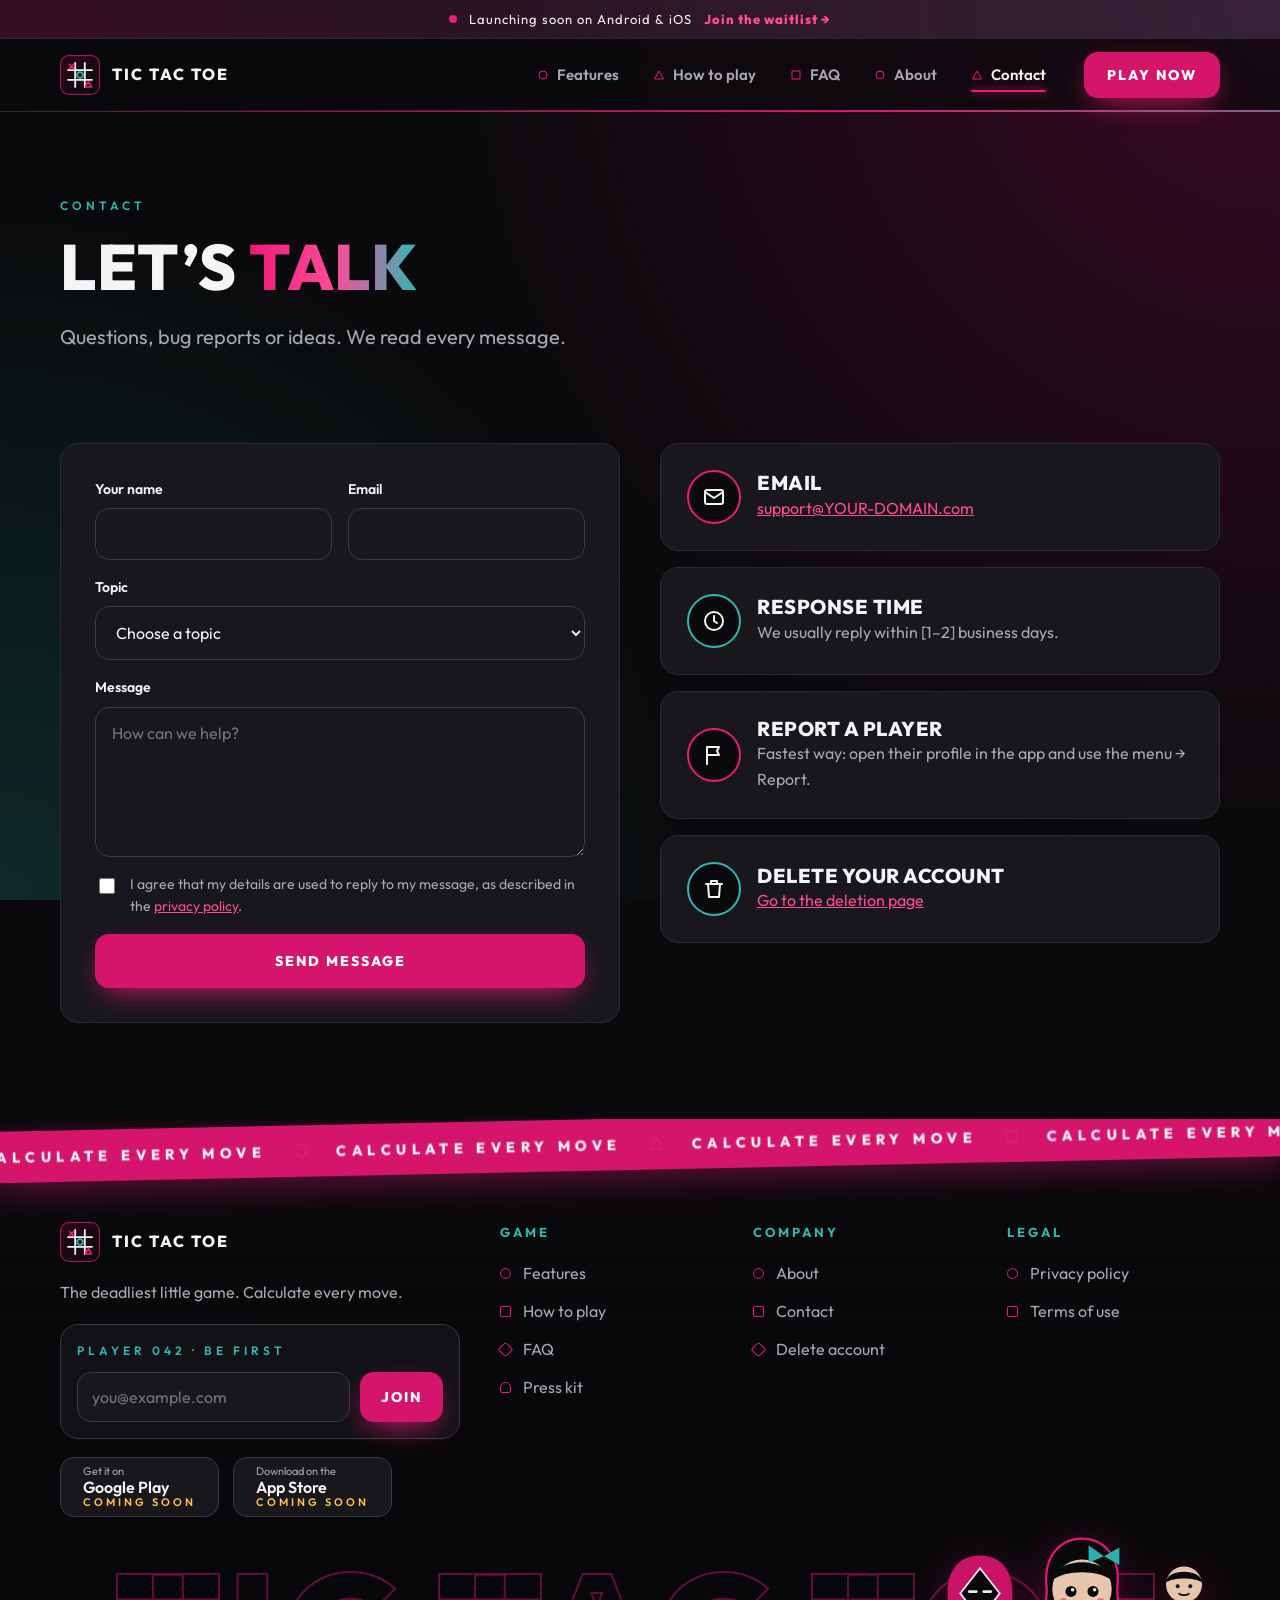
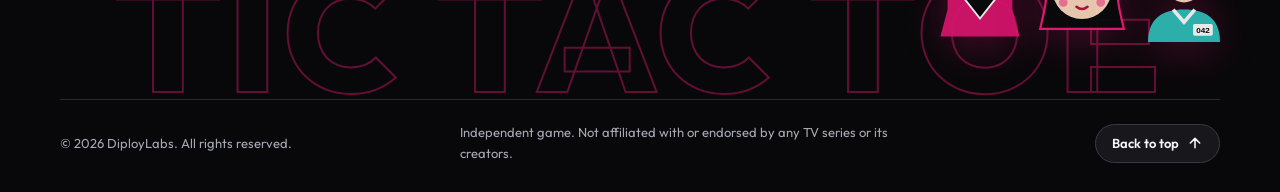
<file: contact.html>
<!doctype html>
<html lang="en"><head><meta charset="utf-8"><meta name="viewport" content="width=device-width,initial-scale=1">
<title>Contact · Tic Tac Toe</title><meta name="description" content="Contact the Tic Tac Toe team for support, feedback, partnerships or press."><link rel="canonical" href="https://YOUR-DOMAIN.com/contact.html">
<meta name="theme-color" content="#0A0A0C"><meta property="og:type" content="website"><meta property="og:title" content="Contact · Tic Tac Toe"><meta property="og:description" content="Contact the Tic Tac Toe team for support, feedback, partnerships or press."><meta property="og:image" content="https://YOUR-DOMAIN.com/assets/img/og-image.png"><meta property="og:url" content="https://YOUR-DOMAIN.com/contact.html"><meta name="twitter:card" content="summary_large_image">
<link rel="icon" type="image/svg+xml" href="assets/img/favicon.svg"><link rel="apple-touch-icon" href="assets/img/apple-touch-icon.png">
<link rel="preconnect" href="https://fonts.googleapis.com"><link rel="preconnect" href="https://fonts.gstatic.com" crossorigin>
<link href="https://fonts.googleapis.com/css2?family=Outfit:wght@400;600;800&display=swap" rel="stylesheet">
<link rel="stylesheet" href="assets/css/style.css"></head>
<body><svg width="0" height="0" style="position:absolute" aria-hidden="true" focusable="false"><defs>
<symbol id="x" viewBox="0 0 24 24"><path d="M5 5l14 14M19 5L5 19" fill="none" stroke="#ED1B76" stroke-width="3.4" stroke-linecap="round"/></symbol>
<symbol id="o" viewBox="0 0 24 24"><circle cx="12" cy="12" r="7" fill="none" stroke="#2FB8B4" stroke-width="3.4"/></symbol>
<symbol id="s-circle" viewBox="0 0 24 24"><circle cx="12" cy="12" r="8" fill="none" stroke="#ED1B76" stroke-width="2" stroke-linejoin="round"/></symbol>
<symbol id="s-tri" viewBox="0 0 24 24"><path d="M12 4l9 16H3z" fill="none" stroke="#ED1B76" stroke-width="2" stroke-linejoin="round"/></symbol>
<symbol id="s-sq" viewBox="0 0 24 24"><rect x="4" y="4" width="16" height="16" fill="none" stroke="#ED1B76" stroke-width="2" stroke-linejoin="round"/></symbol>
<symbol id="i-bot" viewBox="0 0 24 24"><g fill="none" stroke="currentColor" stroke-width="2" stroke-linecap="round" stroke-linejoin="round"><rect x="4" y="8" width="16" height="12" rx="3"/><path d="M12 8V4M9 14h.01M15 14h.01"/></g></symbol>
<symbol id="i-globe" viewBox="0 0 24 24"><g fill="none" stroke="currentColor" stroke-width="2" stroke-linecap="round" stroke-linejoin="round"><circle cx="12" cy="12" r="9"/><path d="M3 12h18M12 3c3 3 3 15 0 18M12 3c-3 3-3 15 0 18"/></g></symbol>
<symbol id="i-users" viewBox="0 0 24 24"><g fill="none" stroke="currentColor" stroke-width="2" stroke-linecap="round" stroke-linejoin="round"><circle cx="9" cy="8" r="3.5"/><circle cx="17" cy="9" r="2.5"/><path d="M2 20c0-4 3-6 7-6s7 2 7 6M17 14c3 0 5 2 5 5"/></g></symbol>
<symbol id="i-trophy" viewBox="0 0 24 24"><g fill="none" stroke="currentColor" stroke-width="2" stroke-linecap="round" stroke-linejoin="round"><path d="M7 4h10v5a5 5 0 01-10 0zM7 6H4v2a3 3 0 003 3M17 6h3v2a3 3 0 01-3 3M12 14v4M8 20h8"/></g></symbol>
<symbol id="i-gift" viewBox="0 0 24 24"><g fill="none" stroke="currentColor" stroke-width="2" stroke-linecap="round" stroke-linejoin="round"><rect x="3" y="9" width="18" height="5"/><path d="M5 14v6h14v-6M12 9v11M12 9c-2-4-6-3-5 0zM12 9c2-4 6-3 5 0z"/></g></symbol>
<symbol id="i-target" viewBox="0 0 24 24"><g fill="none" stroke="currentColor" stroke-width="2" stroke-linecap="round"><circle cx="12" cy="12" r="9"/><circle cx="12" cy="12" r="5"/><circle cx="12" cy="12" r="1"/></g></symbol>
<symbol id="i-bag" viewBox="0 0 24 24"><g fill="none" stroke="currentColor" stroke-width="2" stroke-linecap="round" stroke-linejoin="round"><path d="M5 8h14l-1 12H6zM9 8V6a3 3 0 016 0v2"/></g></symbol>
<symbol id="i-bar" viewBox="0 0 24 24"><g fill="none" stroke="currentColor" stroke-width="2" stroke-linecap="round"><path d="M5 20V10M12 20V4M19 20v-7"/></g></symbol>
<symbol id="i-edit" viewBox="0 0 24 24"><g fill="none" stroke="currentColor" stroke-width="2" stroke-linecap="round" stroke-linejoin="round"><path d="M4 20h4L19 9l-4-4L4 16zM14 6l4 4"/></g></symbol>
<symbol id="i-mail" viewBox="0 0 24 24"><g fill="none" stroke="currentColor" stroke-width="2" stroke-linecap="round" stroke-linejoin="round"><rect x="3" y="5" width="18" height="14" rx="2"/><path d="M3 7l9 6 9-6"/></g></symbol>
<symbol id="i-clock" viewBox="0 0 24 24"><g fill="none" stroke="currentColor" stroke-width="2" stroke-linecap="round"><circle cx="12" cy="12" r="9"/><path d="M12 7v5l3 2"/></g></symbol>
<symbol id="i-shield" viewBox="0 0 24 24"><g fill="none" stroke="currentColor" stroke-width="2" stroke-linecap="round" stroke-linejoin="round"><path d="M12 3l8 3v6c0 5-3.5 8-8 9-4.5-1-8-4-8-9V6z"/><path d="M9 12l2 2 4-4"/></g></symbol>
<symbol id="i-flame" viewBox="0 0 24 24"><g fill="none" stroke="currentColor" stroke-width="2" stroke-linecap="round" stroke-linejoin="round"><path d="M12 3c1 4 5 5 5 10a5 5 0 01-10 0c0-2 1-3 2-4 0 2 1 3 2 3 0-3-1-6 1-9z"/></g></symbol>
<symbol id="i-coin" viewBox="0 0 24 24"><g fill="none" stroke="currentColor" stroke-width="2" stroke-linecap="round"><circle cx="12" cy="12" r="9"/><path d="M12 7v10M9 10h5a2 2 0 010 4H9"/></g></symbol>
<symbol id="i-flag" viewBox="0 0 24 24"><g fill="none" stroke="currentColor" stroke-width="2" stroke-linecap="round" stroke-linejoin="round"><path d="M5 21V4M5 4h12l-2 4 2 4H5"/></g></symbol>
<symbol id="i-trash" viewBox="0 0 24 24"><g fill="none" stroke="currentColor" stroke-width="2" stroke-linecap="round" stroke-linejoin="round"><path d="M4 7h16M9 7V4h6v3M6 7l1 13h10l1-13"/></g></symbol>
</defs></svg><a class="skip" href="#main">Skip to content</a>
<div class="progress" aria-hidden="true"><i></i></div>
<div class="topbar"><div class="container"><span class="dot" aria-hidden="true"></span><span>Launching soon<span class="hide-m"> on Android &amp; iOS</span></span><a href="index.html#join">Join the waitlist →</a></div></div>
<header class="site-header" id="top"><div class="container nav"><a class="brand" href="index.html" aria-label="Tic Tac Toe home"><img src="assets/img/logo.svg" alt="" width="40" height="40"><span>TIC TAC TOE</span></a>
<ul><li><a href="features.html"><svg class="nsh" aria-hidden="true"><use href="#s-circle"/></svg>Features</a></li><li><a href="how-to-play.html"><svg class="nsh" aria-hidden="true"><use href="#s-tri"/></svg>How to play</a></li><li><a href="faq.html"><svg class="nsh" aria-hidden="true"><use href="#s-sq"/></svg>FAQ</a></li><li><a href="about.html"><svg class="nsh" aria-hidden="true"><use href="#s-circle"/></svg>About</a></li><li><a href="contact.html" aria-current="page"><svg class="nsh" aria-hidden="true"><use href="#s-tri"/></svg>Contact</a></li></ul><a class="btn btn-primary btn-cta" href="index.html#download"><span>Play now</span></a>
<button class="burger" aria-label="Open menu" aria-expanded="false" aria-controls="menu"><span></span><span></span><span></span></button></div></header>
<div class="menu" id="menu" aria-hidden="true" role="dialog" aria-modal="true" aria-label="Menu">
<div class="menu-bg" aria-hidden="true"><img class="menu-doll" src="assets/img/doll.svg" alt=""><span class="fs fs1"><svg class="" aria-hidden="true"><use href="#s-circle"/></svg></span><span class="fs fs2"><svg class="" aria-hidden="true"><use href="#s-tri"/></svg></span><span class="fs fs3"><svg class="" aria-hidden="true"><use href="#s-sq"/></svg></span></div>
<div class="menu-inner"><span class="tag menu-tag">Choose your game</span><ol class="menu-links"><li style="--i:1"><a href="features.html"><span class="pn">001</span><span class="ml">Features</span><span class="mh"></span><svg class="msh" aria-hidden="true"><use href="#s-circle"/></svg></a></li><li style="--i:2"><a href="how-to-play.html"><span class="pn">002</span><span class="ml">How to play</span><span class="mh"></span><svg class="msh" aria-hidden="true"><use href="#s-tri"/></svg></a></li><li style="--i:3"><a href="faq.html"><span class="pn">003</span><span class="ml">FAQ</span><span class="mh"></span><svg class="msh" aria-hidden="true"><use href="#s-sq"/></svg></a></li><li style="--i:4"><a href="about.html"><span class="pn">004</span><span class="ml">About</span><span class="mh"></span><svg class="msh" aria-hidden="true"><use href="#s-circle"/></svg></a></li><li style="--i:5"><a href="contact.html" aria-current="page"><span class="pn">005</span><span class="ml">Contact</span><span class="mh">You are here</span><svg class="msh" aria-hidden="true"><use href="#s-tri"/></svg></a></li></ol>
<div class="menu-foot"><div class="menu-card"><span class="tag">Player 042</span><b>Ready to play?</b><div class="stores"><a class="btn btn-store" href="#" data-store="play" aria-label="Get it on Google Play (coming soon)"><small>Get it on</small>Google Play <span class="soon soon-badge">Coming soon</span></a><a class="btn btn-store" href="#" data-store="app" aria-label="Download on the App Store (coming soon)"><small>Download on the</small>App Store <span class="soon soon-badge">Coming soon</span></a></div></div><div class="mgrid" aria-hidden="true"><i style="--k:0"><svg class="" aria-hidden="true"><use href="#x"/></svg></i><i style="--k:1"></i><i style="--k:2"><svg class="" aria-hidden="true"><use href="#o"/></svg></i><i style="--k:3"></i><i style="--k:4"><svg class="" aria-hidden="true"><use href="#x"/></svg></i><i style="--k:5"></i><i style="--k:6"><svg class="" aria-hidden="true"><use href="#o"/></svg></i><i style="--k:7"></i><i style="--k:8"><svg class="" aria-hidden="true"><use href="#x"/></svg></i></div></div></div></div>
<main id="main"><section class="page-hero"><div class="container"><span class="tag">Contact</span><h1>Let’s <span class="grad">talk</span></h1><p class="lead">Questions, bug reports or ideas. We read every message.</p></div></section>
<section style="padding-top:30px"><div class="container"><div class="grid g2" style="gap:40px;align-items:start"><div class="card reveal" style="padding:34px"><form data-form data-subject="Tic Tac Toe website contact" novalidate><div class="row2"><label>Your name<input name="name" type="text" required placeholder="" autocomplete="name"></label><label>Email<input name="email" type="email" required placeholder="" autocomplete="email"></label></div>
<label>Topic<select name="topic" required><option value="">Choose a topic</option><option>Support or bug report</option><option>Report a player</option><option>Feedback or idea</option><option>Business or partnership</option><option>Press</option><option>Something else</option></select></label>
<label>Message<textarea name="message" required placeholder="How can we help?"></textarea></label>
<label class="check"><input type="checkbox" name="consent" value="yes" required><span>I agree that my details are used to reply to my message, as described in the <a href="privacy.html" style="color:var(--pink)">privacy policy</a>.</span></label><div class="hp" aria-hidden="true"><label>Website<input name="website" tabindex="-1" autocomplete="off"></label></div><div class="form-msg" role="status" aria-live="polite" tabindex="-1"></div><button class="btn btn-primary" type="submit">Send message</button></form></div>
<div class="contact-cards reveal"><div class="card cc"><div class="ico "><svg class="" aria-hidden="true"><use href="#i-mail"/></svg></div><div><h3>Email</h3><p style="margin:2px 0 0"><a data-email href="#" style="color:var(--pink)">support@YOUR-DOMAIN.com</a></p></div></div>
<div class="card cc"><div class="ico t"><svg class="" aria-hidden="true"><use href="#i-clock"/></svg></div><div><h3>Response time</h3><p style="margin:2px 0 0">We usually reply within [1–2] business days.</p></div></div>
<div class="card cc"><div class="ico "><svg class="" aria-hidden="true"><use href="#i-flag"/></svg></div><div><h3>Report a player</h3><p style="margin:2px 0 0">Fastest way: open their profile in the app and use the menu → Report.</p></div></div>
<div class="card cc"><div class="ico t"><svg class="" aria-hidden="true"><use href="#i-trash"/></svg></div><div><h3>Delete your account</h3><p style="margin:2px 0 0"><a href="delete-account.html" style="color:var(--pink)">Go to the deletion page</a></p></div></div></div></div></div></section></main>
<footer class="site-footer"><div class="f-marquee" aria-hidden="true"><div><span>Calculate every move</span><svg class="msep" aria-hidden="true"><use href="#s-circle"/></svg><span>Calculate every move</span><svg class="msep" aria-hidden="true"><use href="#s-tri"/></svg><span>Calculate every move</span><svg class="msep" aria-hidden="true"><use href="#s-sq"/></svg><span>Calculate every move</span><svg class="msep" aria-hidden="true"><use href="#s-circle"/></svg><span>Calculate every move</span><svg class="msep" aria-hidden="true"><use href="#s-tri"/></svg><span>Calculate every move</span><svg class="msep" aria-hidden="true"><use href="#s-sq"/></svg><span>Calculate every move</span><svg class="msep" aria-hidden="true"><use href="#s-circle"/></svg><span>Calculate every move</span><svg class="msep" aria-hidden="true"><use href="#s-tri"/></svg><span>Calculate every move</span><svg class="msep" aria-hidden="true"><use href="#s-sq"/></svg><span>Calculate every move</span><svg class="msep" aria-hidden="true"><use href="#s-circle"/></svg><span>Calculate every move</span><svg class="msep" aria-hidden="true"><use href="#s-tri"/></svg><span>Calculate every move</span><svg class="msep" aria-hidden="true"><use href="#s-sq"/></svg><span>Calculate every move</span><svg class="msep" aria-hidden="true"><use href="#s-circle"/></svg><span>Calculate every move</span><svg class="msep" aria-hidden="true"><use href="#s-tri"/></svg><span>Calculate every move</span><svg class="msep" aria-hidden="true"><use href="#s-sq"/></svg><span>Calculate every move</span><svg class="msep" aria-hidden="true"><use href="#s-circle"/></svg><span>Calculate every move</span><svg class="msep" aria-hidden="true"><use href="#s-tri"/></svg><span>Calculate every move</span><svg class="msep" aria-hidden="true"><use href="#s-sq"/></svg><span>Calculate every move</span><svg class="msep" aria-hidden="true"><use href="#s-circle"/></svg><span>Calculate every move</span><svg class="msep" aria-hidden="true"><use href="#s-tri"/></svg><span>Calculate every move</span><svg class="msep" aria-hidden="true"><use href="#s-sq"/></svg><span>Calculate every move</span><svg class="msep" aria-hidden="true"><use href="#s-circle"/></svg><span>Calculate every move</span><svg class="msep" aria-hidden="true"><use href="#s-tri"/></svg><span>Calculate every move</span><svg class="msep" aria-hidden="true"><use href="#s-sq"/></svg></div></div>
<div class="container f-main"><div class="f-brand"><a class="brand" href="index.html"><img src="assets/img/logo.svg" alt="" width="48" height="48"><span>TIC TAC TOE</span></a><p>The deadliest little game. Calculate every move.</p>
<form class="f-join" data-form data-subject="Launch notification signup (footer)" novalidate><span class="tag">Player 042 · be first</span><div class="f-join-row"><input name="email" type="email" required placeholder="you@example.com" aria-label="Your email" autocomplete="email"><button class="btn btn-primary" type="submit">Join</button></div><div class="hp" aria-hidden="true"><input name="website" tabindex="-1" autocomplete="off"></div><div class="form-msg" role="status" aria-live="polite"></div></form>
<div class="stores" style="justify-content:flex-start"><a class="btn btn-store" href="#" data-store="play" aria-label="Get it on Google Play (coming soon)"><small>Get it on</small>Google Play <span class="soon soon-badge">Coming soon</span></a><a class="btn btn-store" href="#" data-store="app" aria-label="Download on the App Store (coming soon)"><small>Download on the</small>App Store <span class="soon soon-badge">Coming soon</span></a></div></div>
<nav class="f-col" aria-label="Game"><h4>Game</h4><ul><li><a href="features.html">Features</a></li><li><a href="how-to-play.html">How to play</a></li><li><a href="faq.html">FAQ</a></li><li><a href="press.html">Press kit</a></li></ul></nav>
<nav class="f-col" aria-label="Company"><h4>Company</h4><ul><li><a href="about.html">About</a></li><li><a href="contact.html">Contact</a></li><li><a href="delete-account.html">Delete account</a></li></ul></nav>
<nav class="f-col" aria-label="Legal"><h4>Legal</h4><ul><li><a href="privacy.html">Privacy policy</a></li><li><a href="terms.html">Terms of use</a></li></ul></nav></div>
<div class="f-chars" aria-hidden="true"><img src="assets/img/guard.svg" alt=""><img src="assets/img/doll.svg" alt=""><img src="assets/img/player.svg" alt=""></div>
<div class="f-word" aria-hidden="true">Tic Tac Toe</div>
<div class="container f-bottom"><span>© <span data-year>2026</span> DiployLabs. All rights reserved.</span><span class="f-disc">Independent game. Not affiliated with or endorsed by any TV series or its creators.</span><a class="totop" href="#top">Back to top <svg aria-hidden="true" viewBox="0 0 24 24"><path d="M12 19V5M5 12l7-7 7 7" fill="none" stroke="currentColor" stroke-width="2.4" stroke-linecap="round" stroke-linejoin="round"/></svg></a></div></footer>
<script src="assets/js/main.js"></script></body></html>
</file>
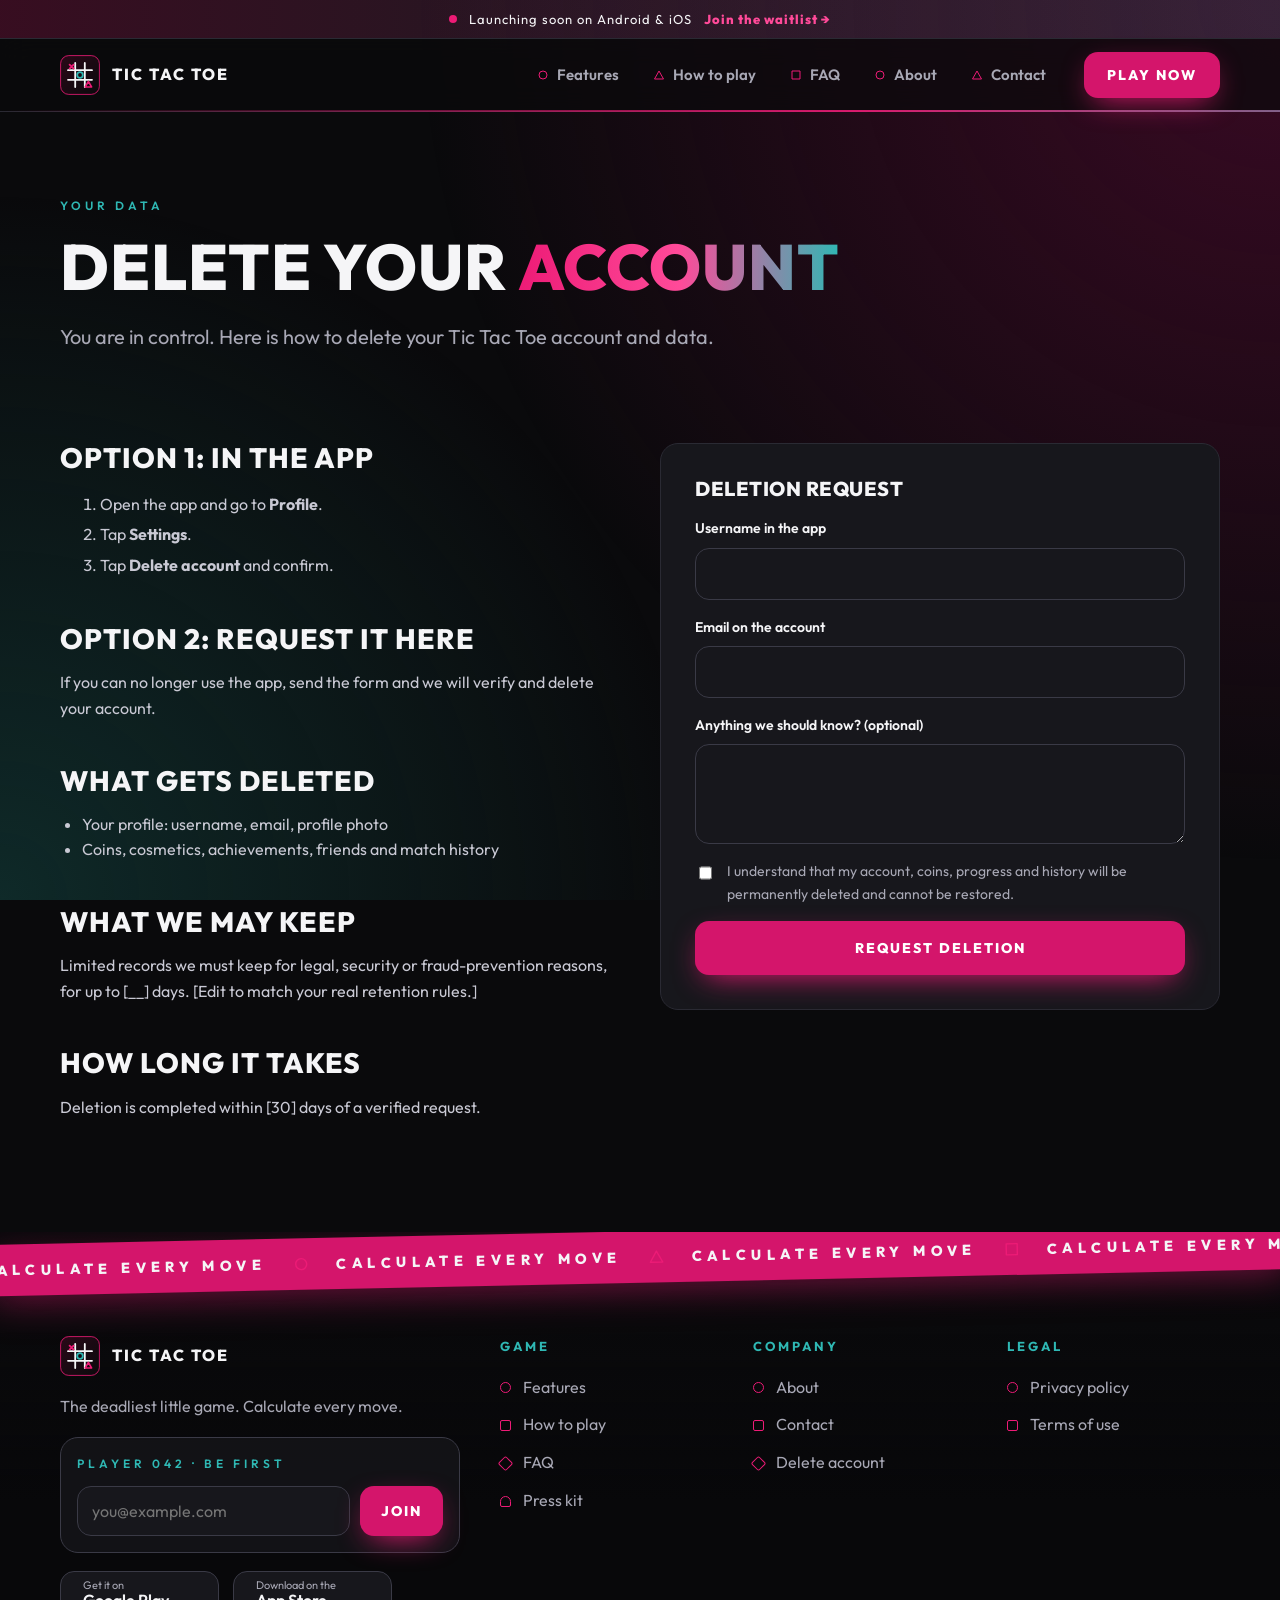
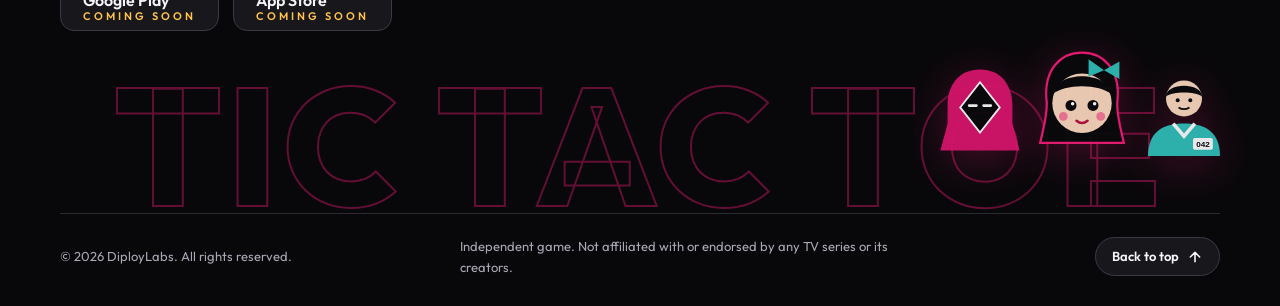
<file: delete-account.html>
<!doctype html>
<html lang="en"><head><meta charset="utf-8"><meta name="viewport" content="width=device-width,initial-scale=1">
<title>Delete account · Tic Tac Toe</title><meta name="description" content="How to delete your Tic Tac Toe account and personal data, in the app or by request."><link rel="canonical" href="https://YOUR-DOMAIN.com/delete-account.html">
<meta name="theme-color" content="#0A0A0C"><meta property="og:type" content="website"><meta property="og:title" content="Delete account · Tic Tac Toe"><meta property="og:description" content="How to delete your Tic Tac Toe account and personal data, in the app or by request."><meta property="og:image" content="https://YOUR-DOMAIN.com/assets/img/og-image.png"><meta property="og:url" content="https://YOUR-DOMAIN.com/delete-account.html"><meta name="twitter:card" content="summary_large_image">
<link rel="icon" type="image/svg+xml" href="assets/img/favicon.svg"><link rel="apple-touch-icon" href="assets/img/apple-touch-icon.png">
<link rel="preconnect" href="https://fonts.googleapis.com"><link rel="preconnect" href="https://fonts.gstatic.com" crossorigin>
<link href="https://fonts.googleapis.com/css2?family=Outfit:wght@400;600;800&display=swap" rel="stylesheet">
<link rel="stylesheet" href="assets/css/style.css"></head>
<body><svg width="0" height="0" style="position:absolute" aria-hidden="true" focusable="false"><defs>
<symbol id="x" viewBox="0 0 24 24"><path d="M5 5l14 14M19 5L5 19" fill="none" stroke="#ED1B76" stroke-width="3.4" stroke-linecap="round"/></symbol>
<symbol id="o" viewBox="0 0 24 24"><circle cx="12" cy="12" r="7" fill="none" stroke="#2FB8B4" stroke-width="3.4"/></symbol>
<symbol id="s-circle" viewBox="0 0 24 24"><circle cx="12" cy="12" r="8" fill="none" stroke="#ED1B76" stroke-width="2" stroke-linejoin="round"/></symbol>
<symbol id="s-tri" viewBox="0 0 24 24"><path d="M12 4l9 16H3z" fill="none" stroke="#ED1B76" stroke-width="2" stroke-linejoin="round"/></symbol>
<symbol id="s-sq" viewBox="0 0 24 24"><rect x="4" y="4" width="16" height="16" fill="none" stroke="#ED1B76" stroke-width="2" stroke-linejoin="round"/></symbol>
<symbol id="i-bot" viewBox="0 0 24 24"><g fill="none" stroke="currentColor" stroke-width="2" stroke-linecap="round" stroke-linejoin="round"><rect x="4" y="8" width="16" height="12" rx="3"/><path d="M12 8V4M9 14h.01M15 14h.01"/></g></symbol>
<symbol id="i-globe" viewBox="0 0 24 24"><g fill="none" stroke="currentColor" stroke-width="2" stroke-linecap="round" stroke-linejoin="round"><circle cx="12" cy="12" r="9"/><path d="M3 12h18M12 3c3 3 3 15 0 18M12 3c-3 3-3 15 0 18"/></g></symbol>
<symbol id="i-users" viewBox="0 0 24 24"><g fill="none" stroke="currentColor" stroke-width="2" stroke-linecap="round" stroke-linejoin="round"><circle cx="9" cy="8" r="3.5"/><circle cx="17" cy="9" r="2.5"/><path d="M2 20c0-4 3-6 7-6s7 2 7 6M17 14c3 0 5 2 5 5"/></g></symbol>
<symbol id="i-trophy" viewBox="0 0 24 24"><g fill="none" stroke="currentColor" stroke-width="2" stroke-linecap="round" stroke-linejoin="round"><path d="M7 4h10v5a5 5 0 01-10 0zM7 6H4v2a3 3 0 003 3M17 6h3v2a3 3 0 01-3 3M12 14v4M8 20h8"/></g></symbol>
<symbol id="i-gift" viewBox="0 0 24 24"><g fill="none" stroke="currentColor" stroke-width="2" stroke-linecap="round" stroke-linejoin="round"><rect x="3" y="9" width="18" height="5"/><path d="M5 14v6h14v-6M12 9v11M12 9c-2-4-6-3-5 0zM12 9c2-4 6-3 5 0z"/></g></symbol>
<symbol id="i-target" viewBox="0 0 24 24"><g fill="none" stroke="currentColor" stroke-width="2" stroke-linecap="round"><circle cx="12" cy="12" r="9"/><circle cx="12" cy="12" r="5"/><circle cx="12" cy="12" r="1"/></g></symbol>
<symbol id="i-bag" viewBox="0 0 24 24"><g fill="none" stroke="currentColor" stroke-width="2" stroke-linecap="round" stroke-linejoin="round"><path d="M5 8h14l-1 12H6zM9 8V6a3 3 0 016 0v2"/></g></symbol>
<symbol id="i-bar" viewBox="0 0 24 24"><g fill="none" stroke="currentColor" stroke-width="2" stroke-linecap="round"><path d="M5 20V10M12 20V4M19 20v-7"/></g></symbol>
<symbol id="i-edit" viewBox="0 0 24 24"><g fill="none" stroke="currentColor" stroke-width="2" stroke-linecap="round" stroke-linejoin="round"><path d="M4 20h4L19 9l-4-4L4 16zM14 6l4 4"/></g></symbol>
<symbol id="i-mail" viewBox="0 0 24 24"><g fill="none" stroke="currentColor" stroke-width="2" stroke-linecap="round" stroke-linejoin="round"><rect x="3" y="5" width="18" height="14" rx="2"/><path d="M3 7l9 6 9-6"/></g></symbol>
<symbol id="i-clock" viewBox="0 0 24 24"><g fill="none" stroke="currentColor" stroke-width="2" stroke-linecap="round"><circle cx="12" cy="12" r="9"/><path d="M12 7v5l3 2"/></g></symbol>
<symbol id="i-shield" viewBox="0 0 24 24"><g fill="none" stroke="currentColor" stroke-width="2" stroke-linecap="round" stroke-linejoin="round"><path d="M12 3l8 3v6c0 5-3.5 8-8 9-4.5-1-8-4-8-9V6z"/><path d="M9 12l2 2 4-4"/></g></symbol>
<symbol id="i-flame" viewBox="0 0 24 24"><g fill="none" stroke="currentColor" stroke-width="2" stroke-linecap="round" stroke-linejoin="round"><path d="M12 3c1 4 5 5 5 10a5 5 0 01-10 0c0-2 1-3 2-4 0 2 1 3 2 3 0-3-1-6 1-9z"/></g></symbol>
<symbol id="i-coin" viewBox="0 0 24 24"><g fill="none" stroke="currentColor" stroke-width="2" stroke-linecap="round"><circle cx="12" cy="12" r="9"/><path d="M12 7v10M9 10h5a2 2 0 010 4H9"/></g></symbol>
<symbol id="i-flag" viewBox="0 0 24 24"><g fill="none" stroke="currentColor" stroke-width="2" stroke-linecap="round" stroke-linejoin="round"><path d="M5 21V4M5 4h12l-2 4 2 4H5"/></g></symbol>
<symbol id="i-trash" viewBox="0 0 24 24"><g fill="none" stroke="currentColor" stroke-width="2" stroke-linecap="round" stroke-linejoin="round"><path d="M4 7h16M9 7V4h6v3M6 7l1 13h10l1-13"/></g></symbol>
</defs></svg><a class="skip" href="#main">Skip to content</a>
<div class="progress" aria-hidden="true"><i></i></div>
<div class="topbar"><div class="container"><span class="dot" aria-hidden="true"></span><span>Launching soon<span class="hide-m"> on Android &amp; iOS</span></span><a href="index.html#join">Join the waitlist →</a></div></div>
<header class="site-header" id="top"><div class="container nav"><a class="brand" href="index.html" aria-label="Tic Tac Toe home"><img src="assets/img/logo.svg" alt="" width="40" height="40"><span>TIC TAC TOE</span></a>
<ul><li><a href="features.html"><svg class="nsh" aria-hidden="true"><use href="#s-circle"/></svg>Features</a></li><li><a href="how-to-play.html"><svg class="nsh" aria-hidden="true"><use href="#s-tri"/></svg>How to play</a></li><li><a href="faq.html"><svg class="nsh" aria-hidden="true"><use href="#s-sq"/></svg>FAQ</a></li><li><a href="about.html"><svg class="nsh" aria-hidden="true"><use href="#s-circle"/></svg>About</a></li><li><a href="contact.html"><svg class="nsh" aria-hidden="true"><use href="#s-tri"/></svg>Contact</a></li></ul><a class="btn btn-primary btn-cta" href="index.html#download"><span>Play now</span></a>
<button class="burger" aria-label="Open menu" aria-expanded="false" aria-controls="menu"><span></span><span></span><span></span></button></div></header>
<div class="menu" id="menu" aria-hidden="true" role="dialog" aria-modal="true" aria-label="Menu">
<div class="menu-bg" aria-hidden="true"><img class="menu-doll" src="assets/img/doll.svg" alt=""><span class="fs fs1"><svg class="" aria-hidden="true"><use href="#s-circle"/></svg></span><span class="fs fs2"><svg class="" aria-hidden="true"><use href="#s-tri"/></svg></span><span class="fs fs3"><svg class="" aria-hidden="true"><use href="#s-sq"/></svg></span></div>
<div class="menu-inner"><span class="tag menu-tag">Choose your game</span><ol class="menu-links"><li style="--i:1"><a href="features.html"><span class="pn">001</span><span class="ml">Features</span><span class="mh"></span><svg class="msh" aria-hidden="true"><use href="#s-circle"/></svg></a></li><li style="--i:2"><a href="how-to-play.html"><span class="pn">002</span><span class="ml">How to play</span><span class="mh"></span><svg class="msh" aria-hidden="true"><use href="#s-tri"/></svg></a></li><li style="--i:3"><a href="faq.html"><span class="pn">003</span><span class="ml">FAQ</span><span class="mh"></span><svg class="msh" aria-hidden="true"><use href="#s-sq"/></svg></a></li><li style="--i:4"><a href="about.html"><span class="pn">004</span><span class="ml">About</span><span class="mh"></span><svg class="msh" aria-hidden="true"><use href="#s-circle"/></svg></a></li><li style="--i:5"><a href="contact.html"><span class="pn">005</span><span class="ml">Contact</span><span class="mh"></span><svg class="msh" aria-hidden="true"><use href="#s-tri"/></svg></a></li></ol>
<div class="menu-foot"><div class="menu-card"><span class="tag">Player 042</span><b>Ready to play?</b><div class="stores"><a class="btn btn-store" href="#" data-store="play" aria-label="Get it on Google Play (coming soon)"><small>Get it on</small>Google Play <span class="soon soon-badge">Coming soon</span></a><a class="btn btn-store" href="#" data-store="app" aria-label="Download on the App Store (coming soon)"><small>Download on the</small>App Store <span class="soon soon-badge">Coming soon</span></a></div></div><div class="mgrid" aria-hidden="true"><i style="--k:0"><svg class="" aria-hidden="true"><use href="#x"/></svg></i><i style="--k:1"></i><i style="--k:2"><svg class="" aria-hidden="true"><use href="#o"/></svg></i><i style="--k:3"></i><i style="--k:4"><svg class="" aria-hidden="true"><use href="#x"/></svg></i><i style="--k:5"></i><i style="--k:6"><svg class="" aria-hidden="true"><use href="#o"/></svg></i><i style="--k:7"></i><i style="--k:8"><svg class="" aria-hidden="true"><use href="#x"/></svg></i></div></div></div></div>
<main id="main"><section class="page-hero"><div class="container"><span class="tag">Your data</span><h1>Delete your <span class="grad">account</span></h1><p class="lead">You are in control. Here is how to delete your Tic Tac Toe account and data.</p></div></section>
<section style="padding-top:30px"><div class="container"><div class="grid g2" style="gap:40px;align-items:start"><div class="prose reveal"><h2 style="margin-top:0">Option 1: in the app</h2><ol style="color:#C9C9D4;line-height:1.9"><li>Open the app and go to <b>Profile</b>.</li><li>Tap <b>Settings</b>.</li><li>Tap <b>Delete account</b> and confirm.</li></ol>
<h2>Option 2: request it here</h2><p>If you can no longer use the app, send the form and we will verify and delete your account.</p>
<h2>What gets deleted</h2><ul><li>Your profile: username, email, profile photo</li><li>Coins, cosmetics, achievements, friends and match history</li></ul>
<h2>What we may keep</h2><p>Limited records we must keep for legal, security or fraud-prevention reasons, for up to [__] days. [Edit to match your real retention rules.]</p><h2>How long it takes</h2><p>Deletion is completed within [30] days of a verified request.</p></div>
<div class="card reveal" style="padding:34px"><h3 style="margin-bottom:18px">Deletion request</h3><form data-form data-subject="Account deletion request" novalidate><label>Username in the app<input name="username" type="text" required placeholder="" ></label><label>Email on the account<input name="email" type="email" required placeholder="" autocomplete="email"></label><label>Anything we should know? (optional)<textarea name="notes" style="min-height:100px"></textarea></label>
<label class="check"><input type="checkbox" name="confirm" value="yes" required><span>I understand that my account, coins, progress and history will be permanently deleted and cannot be restored.</span></label><div class="hp" aria-hidden="true"><label>Website<input name="website" tabindex="-1" autocomplete="off"></label></div><div class="form-msg" role="status" aria-live="polite" tabindex="-1"></div><button class="btn btn-primary" type="submit">Request deletion</button></form></div></div></div></section></main>
<footer class="site-footer"><div class="f-marquee" aria-hidden="true"><div><span>Calculate every move</span><svg class="msep" aria-hidden="true"><use href="#s-circle"/></svg><span>Calculate every move</span><svg class="msep" aria-hidden="true"><use href="#s-tri"/></svg><span>Calculate every move</span><svg class="msep" aria-hidden="true"><use href="#s-sq"/></svg><span>Calculate every move</span><svg class="msep" aria-hidden="true"><use href="#s-circle"/></svg><span>Calculate every move</span><svg class="msep" aria-hidden="true"><use href="#s-tri"/></svg><span>Calculate every move</span><svg class="msep" aria-hidden="true"><use href="#s-sq"/></svg><span>Calculate every move</span><svg class="msep" aria-hidden="true"><use href="#s-circle"/></svg><span>Calculate every move</span><svg class="msep" aria-hidden="true"><use href="#s-tri"/></svg><span>Calculate every move</span><svg class="msep" aria-hidden="true"><use href="#s-sq"/></svg><span>Calculate every move</span><svg class="msep" aria-hidden="true"><use href="#s-circle"/></svg><span>Calculate every move</span><svg class="msep" aria-hidden="true"><use href="#s-tri"/></svg><span>Calculate every move</span><svg class="msep" aria-hidden="true"><use href="#s-sq"/></svg><span>Calculate every move</span><svg class="msep" aria-hidden="true"><use href="#s-circle"/></svg><span>Calculate every move</span><svg class="msep" aria-hidden="true"><use href="#s-tri"/></svg><span>Calculate every move</span><svg class="msep" aria-hidden="true"><use href="#s-sq"/></svg><span>Calculate every move</span><svg class="msep" aria-hidden="true"><use href="#s-circle"/></svg><span>Calculate every move</span><svg class="msep" aria-hidden="true"><use href="#s-tri"/></svg><span>Calculate every move</span><svg class="msep" aria-hidden="true"><use href="#s-sq"/></svg><span>Calculate every move</span><svg class="msep" aria-hidden="true"><use href="#s-circle"/></svg><span>Calculate every move</span><svg class="msep" aria-hidden="true"><use href="#s-tri"/></svg><span>Calculate every move</span><svg class="msep" aria-hidden="true"><use href="#s-sq"/></svg><span>Calculate every move</span><svg class="msep" aria-hidden="true"><use href="#s-circle"/></svg><span>Calculate every move</span><svg class="msep" aria-hidden="true"><use href="#s-tri"/></svg><span>Calculate every move</span><svg class="msep" aria-hidden="true"><use href="#s-sq"/></svg></div></div>
<div class="container f-main"><div class="f-brand"><a class="brand" href="index.html"><img src="assets/img/logo.svg" alt="" width="48" height="48"><span>TIC TAC TOE</span></a><p>The deadliest little game. Calculate every move.</p>
<form class="f-join" data-form data-subject="Launch notification signup (footer)" novalidate><span class="tag">Player 042 · be first</span><div class="f-join-row"><input name="email" type="email" required placeholder="you@example.com" aria-label="Your email" autocomplete="email"><button class="btn btn-primary" type="submit">Join</button></div><div class="hp" aria-hidden="true"><input name="website" tabindex="-1" autocomplete="off"></div><div class="form-msg" role="status" aria-live="polite"></div></form>
<div class="stores" style="justify-content:flex-start"><a class="btn btn-store" href="#" data-store="play" aria-label="Get it on Google Play (coming soon)"><small>Get it on</small>Google Play <span class="soon soon-badge">Coming soon</span></a><a class="btn btn-store" href="#" data-store="app" aria-label="Download on the App Store (coming soon)"><small>Download on the</small>App Store <span class="soon soon-badge">Coming soon</span></a></div></div>
<nav class="f-col" aria-label="Game"><h4>Game</h4><ul><li><a href="features.html">Features</a></li><li><a href="how-to-play.html">How to play</a></li><li><a href="faq.html">FAQ</a></li><li><a href="press.html">Press kit</a></li></ul></nav>
<nav class="f-col" aria-label="Company"><h4>Company</h4><ul><li><a href="about.html">About</a></li><li><a href="contact.html">Contact</a></li><li><a href="delete-account.html">Delete account</a></li></ul></nav>
<nav class="f-col" aria-label="Legal"><h4>Legal</h4><ul><li><a href="privacy.html">Privacy policy</a></li><li><a href="terms.html">Terms of use</a></li></ul></nav></div>
<div class="f-chars" aria-hidden="true"><img src="assets/img/guard.svg" alt=""><img src="assets/img/doll.svg" alt=""><img src="assets/img/player.svg" alt=""></div>
<div class="f-word" aria-hidden="true">Tic Tac Toe</div>
<div class="container f-bottom"><span>© <span data-year>2026</span> DiployLabs. All rights reserved.</span><span class="f-disc">Independent game. Not affiliated with or endorsed by any TV series or its creators.</span><a class="totop" href="#top">Back to top <svg aria-hidden="true" viewBox="0 0 24 24"><path d="M12 19V5M5 12l7-7 7 7" fill="none" stroke="currentColor" stroke-width="2.4" stroke-linecap="round" stroke-linejoin="round"/></svg></a></div></footer>
<script src="assets/js/main.js"></script></body></html>
</file>
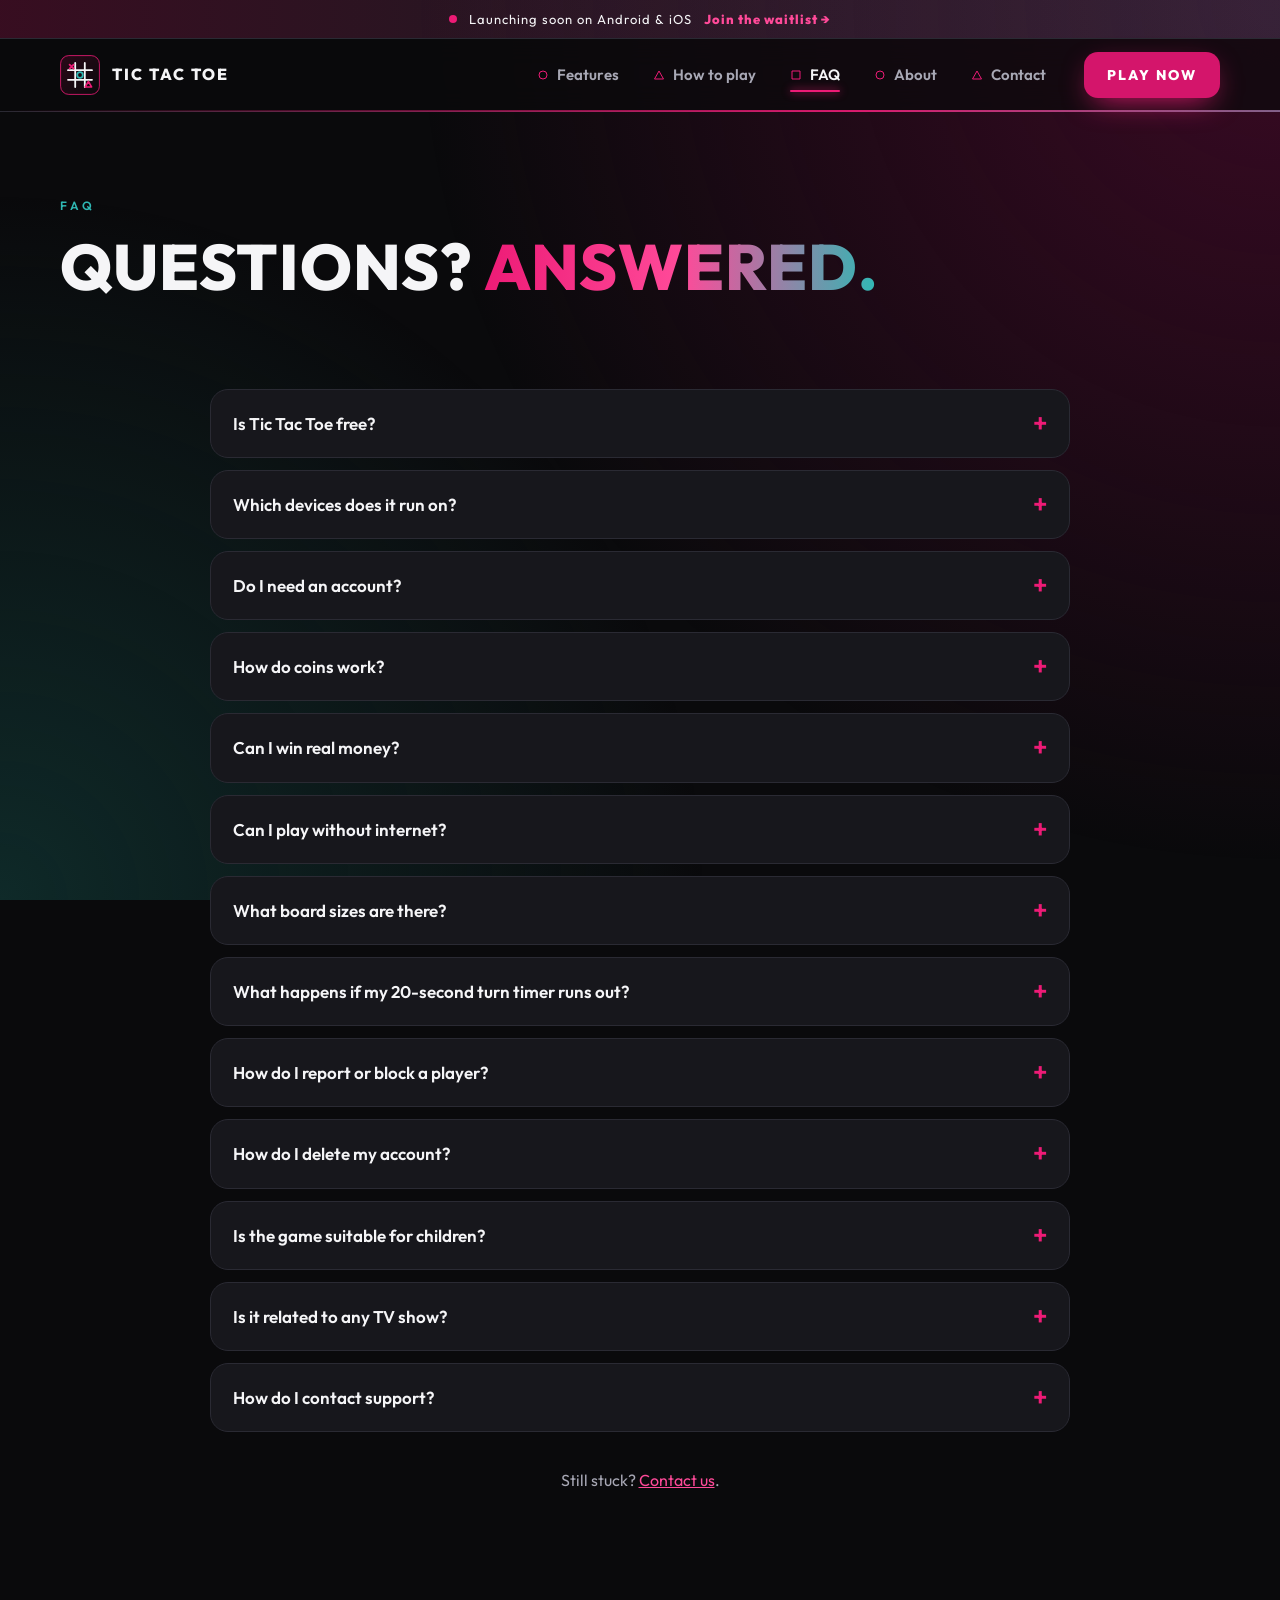
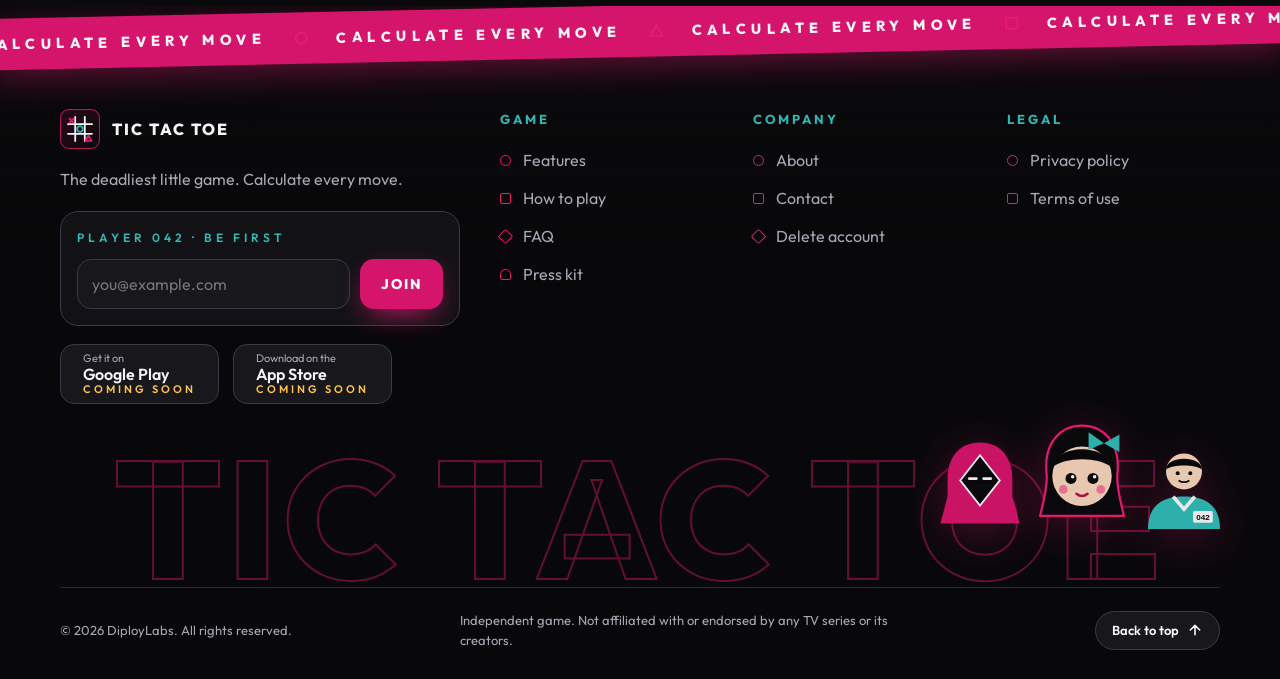
<file: faq.html>
<!doctype html>
<html lang="en"><head><meta charset="utf-8"><meta name="viewport" content="width=device-width,initial-scale=1">
<title>FAQ ·  Tic Tac Toe</title><meta name="description" content="Answers about accounts, coins, offline play, reporting players, account deletion and more."><link rel="canonical" href="https://YOUR-DOMAIN.com/faq.html">
<meta name="theme-color" content="#0A0A0C"><meta property="og:type" content="website"><meta property="og:title" content="FAQ · Tic Tac Toe"><meta property="og:description" content="Answers about accounts, coins, offline play, reporting players, account deletion and more."><meta property="og:image" content="https://YOUR-DOMAIN.com/assets/img/og-image.png"><meta property="og:url" content="https://YOUR-DOMAIN.com/faq.html"><meta name="twitter:card" content="summary_large_image">
<link rel="icon" type="image/svg+xml" href="assets/img/favicon.svg"><link rel="apple-touch-icon" href="assets/img/apple-touch-icon.png">
<link rel="preconnect" href="https://fonts.googleapis.com"><link rel="preconnect" href="https://fonts.gstatic.com" crossorigin>
<link href="https://fonts.googleapis.com/css2?family=Outfit:wght@400;600;800&display=swap" rel="stylesheet">
<link rel="stylesheet" href="assets/css/style.css"></head>
<body><svg width="0" height="0" style="position:absolute" aria-hidden="true" focusable="false"><defs>
<symbol id="x" viewBox="0 0 24 24"><path d="M5 5l14 14M19 5L5 19" fill="none" stroke="#ED1B76" stroke-width="3.4" stroke-linecap="round"/></symbol>
<symbol id="o" viewBox="0 0 24 24"><circle cx="12" cy="12" r="7" fill="none" stroke="#2FB8B4" stroke-width="3.4"/></symbol>
<symbol id="s-circle" viewBox="0 0 24 24"><circle cx="12" cy="12" r="8" fill="none" stroke="#ED1B76" stroke-width="2" stroke-linejoin="round"/></symbol>
<symbol id="s-tri" viewBox="0 0 24 24"><path d="M12 4l9 16H3z" fill="none" stroke="#ED1B76" stroke-width="2" stroke-linejoin="round"/></symbol>
<symbol id="s-sq" viewBox="0 0 24 24"><rect x="4" y="4" width="16" height="16" fill="none" stroke="#ED1B76" stroke-width="2" stroke-linejoin="round"/></symbol>
<symbol id="i-bot" viewBox="0 0 24 24"><g fill="none" stroke="currentColor" stroke-width="2" stroke-linecap="round" stroke-linejoin="round"><rect x="4" y="8" width="16" height="12" rx="3"/><path d="M12 8V4M9 14h.01M15 14h.01"/></g></symbol>
<symbol id="i-globe" viewBox="0 0 24 24"><g fill="none" stroke="currentColor" stroke-width="2" stroke-linecap="round" stroke-linejoin="round"><circle cx="12" cy="12" r="9"/><path d="M3 12h18M12 3c3 3 3 15 0 18M12 3c-3 3-3 15 0 18"/></g></symbol>
<symbol id="i-users" viewBox="0 0 24 24"><g fill="none" stroke="currentColor" stroke-width="2" stroke-linecap="round" stroke-linejoin="round"><circle cx="9" cy="8" r="3.5"/><circle cx="17" cy="9" r="2.5"/><path d="M2 20c0-4 3-6 7-6s7 2 7 6M17 14c3 0 5 2 5 5"/></g></symbol>
<symbol id="i-trophy" viewBox="0 0 24 24"><g fill="none" stroke="currentColor" stroke-width="2" stroke-linecap="round" stroke-linejoin="round"><path d="M7 4h10v5a5 5 0 01-10 0zM7 6H4v2a3 3 0 003 3M17 6h3v2a3 3 0 01-3 3M12 14v4M8 20h8"/></g></symbol>
<symbol id="i-gift" viewBox="0 0 24 24"><g fill="none" stroke="currentColor" stroke-width="2" stroke-linecap="round" stroke-linejoin="round"><rect x="3" y="9" width="18" height="5"/><path d="M5 14v6h14v-6M12 9v11M12 9c-2-4-6-3-5 0zM12 9c2-4 6-3 5 0z"/></g></symbol>
<symbol id="i-target" viewBox="0 0 24 24"><g fill="none" stroke="currentColor" stroke-width="2" stroke-linecap="round"><circle cx="12" cy="12" r="9"/><circle cx="12" cy="12" r="5"/><circle cx="12" cy="12" r="1"/></g></symbol>
<symbol id="i-bag" viewBox="0 0 24 24"><g fill="none" stroke="currentColor" stroke-width="2" stroke-linecap="round" stroke-linejoin="round"><path d="M5 8h14l-1 12H6zM9 8V6a3 3 0 016 0v2"/></g></symbol>
<symbol id="i-bar" viewBox="0 0 24 24"><g fill="none" stroke="currentColor" stroke-width="2" stroke-linecap="round"><path d="M5 20V10M12 20V4M19 20v-7"/></g></symbol>
<symbol id="i-edit" viewBox="0 0 24 24"><g fill="none" stroke="currentColor" stroke-width="2" stroke-linecap="round" stroke-linejoin="round"><path d="M4 20h4L19 9l-4-4L4 16zM14 6l4 4"/></g></symbol>
<symbol id="i-mail" viewBox="0 0 24 24"><g fill="none" stroke="currentColor" stroke-width="2" stroke-linecap="round" stroke-linejoin="round"><rect x="3" y="5" width="18" height="14" rx="2"/><path d="M3 7l9 6 9-6"/></g></symbol>
<symbol id="i-clock" viewBox="0 0 24 24"><g fill="none" stroke="currentColor" stroke-width="2" stroke-linecap="round"><circle cx="12" cy="12" r="9"/><path d="M12 7v5l3 2"/></g></symbol>
<symbol id="i-shield" viewBox="0 0 24 24"><g fill="none" stroke="currentColor" stroke-width="2" stroke-linecap="round" stroke-linejoin="round"><path d="M12 3l8 3v6c0 5-3.5 8-8 9-4.5-1-8-4-8-9V6z"/><path d="M9 12l2 2 4-4"/></g></symbol>
<symbol id="i-flame" viewBox="0 0 24 24"><g fill="none" stroke="currentColor" stroke-width="2" stroke-linecap="round" stroke-linejoin="round"><path d="M12 3c1 4 5 5 5 10a5 5 0 01-10 0c0-2 1-3 2-4 0 2 1 3 2 3 0-3-1-6 1-9z"/></g></symbol>
<symbol id="i-coin" viewBox="0 0 24 24"><g fill="none" stroke="currentColor" stroke-width="2" stroke-linecap="round"><circle cx="12" cy="12" r="9"/><path d="M12 7v10M9 10h5a2 2 0 010 4H9"/></g></symbol>
<symbol id="i-flag" viewBox="0 0 24 24"><g fill="none" stroke="currentColor" stroke-width="2" stroke-linecap="round" stroke-linejoin="round"><path d="M5 21V4M5 4h12l-2 4 2 4H5"/></g></symbol>
<symbol id="i-trash" viewBox="0 0 24 24"><g fill="none" stroke="currentColor" stroke-width="2" stroke-linecap="round" stroke-linejoin="round"><path d="M4 7h16M9 7V4h6v3M6 7l1 13h10l1-13"/></g></symbol>
</defs></svg><a class="skip" href="#main">Skip to content</a>
<div class="progress" aria-hidden="true"><i></i></div>
<div class="topbar"><div class="container"><span class="dot" aria-hidden="true"></span><span>Launching soon<span class="hide-m"> on Android &amp; iOS</span></span><a href="index.html#join">Join the waitlist →</a></div></div>
<header class="site-header" id="top"><div class="container nav"><a class="brand" href="index.html" aria-label="Tic Tac Toe home"><img src="assets/img/logo.svg" alt="" width="40" height="40"><span>TIC TAC TOE</span></a>
<ul><li><a href="features.html"><svg class="nsh" aria-hidden="true"><use href="#s-circle"/></svg>Features</a></li><li><a href="how-to-play.html"><svg class="nsh" aria-hidden="true"><use href="#s-tri"/></svg>How to play</a></li><li><a href="faq.html" aria-current="page"><svg class="nsh" aria-hidden="true"><use href="#s-sq"/></svg>FAQ</a></li><li><a href="about.html"><svg class="nsh" aria-hidden="true"><use href="#s-circle"/></svg>About</a></li><li><a href="contact.html"><svg class="nsh" aria-hidden="true"><use href="#s-tri"/></svg>Contact</a></li></ul><a class="btn btn-primary btn-cta" href="index.html#download"><span>Play now</span></a>
<button class="burger" aria-label="Open menu" aria-expanded="false" aria-controls="menu"><span></span><span></span><span></span></button></div></header>
<div class="menu" id="menu" aria-hidden="true" role="dialog" aria-modal="true" aria-label="Menu">
<div class="menu-bg" aria-hidden="true"><img class="menu-doll" src="assets/img/doll.svg" alt=""><span class="fs fs1"><svg class="" aria-hidden="true"><use href="#s-circle"/></svg></span><span class="fs fs2"><svg class="" aria-hidden="true"><use href="#s-tri"/></svg></span><span class="fs fs3"><svg class="" aria-hidden="true"><use href="#s-sq"/></svg></span></div>
<div class="menu-inner"><span class="tag menu-tag">Choose your game</span><ol class="menu-links"><li style="--i:1"><a href="features.html"><span class="pn">001</span><span class="ml">Features</span><span class="mh"></span><svg class="msh" aria-hidden="true"><use href="#s-circle"/></svg></a></li><li style="--i:2"><a href="how-to-play.html"><span class="pn">002</span><span class="ml">How to play</span><span class="mh"></span><svg class="msh" aria-hidden="true"><use href="#s-tri"/></svg></a></li><li style="--i:3"><a href="faq.html" aria-current="page"><span class="pn">003</span><span class="ml">FAQ</span><span class="mh">You are here</span><svg class="msh" aria-hidden="true"><use href="#s-sq"/></svg></a></li><li style="--i:4"><a href="about.html"><span class="pn">004</span><span class="ml">About</span><span class="mh"></span><svg class="msh" aria-hidden="true"><use href="#s-circle"/></svg></a></li><li style="--i:5"><a href="contact.html"><span class="pn">005</span><span class="ml">Contact</span><span class="mh"></span><svg class="msh" aria-hidden="true"><use href="#s-tri"/></svg></a></li></ol>
<div class="menu-foot"><div class="menu-card"><span class="tag">Player 042</span><b>Ready to play?</b><div class="stores"><a class="btn btn-store" href="#" data-store="play" aria-label="Get it on Google Play (coming soon)"><small>Get it on</small>Google Play <span class="soon soon-badge">Coming soon</span></a><a class="btn btn-store" href="#" data-store="app" aria-label="Download on the App Store (coming soon)"><small>Download on the</small>App Store <span class="soon soon-badge">Coming soon</span></a></div></div><div class="mgrid" aria-hidden="true"><i style="--k:0"><svg class="" aria-hidden="true"><use href="#x"/></svg></i><i style="--k:1"></i><i style="--k:2"><svg class="" aria-hidden="true"><use href="#o"/></svg></i><i style="--k:3"></i><i style="--k:4"><svg class="" aria-hidden="true"><use href="#x"/></svg></i><i style="--k:5"></i><i style="--k:6"><svg class="" aria-hidden="true"><use href="#o"/></svg></i><i style="--k:7"></i><i style="--k:8"><svg class="" aria-hidden="true"><use href="#x"/></svg></i></div></div></div></div>
<main id="main"><section class="page-hero"><div class="container"><span class="tag">FAQ</span><h1>Questions? <span class="grad">Answered.</span></h1></div></section><section style="padding-top:30px"><div class="container"><div class="faq-list"><details class="reveal"><summary>Is Tic Tac Toe free?</summary><p>The game is free to download and play. [Update this answer if you add in-app purchases or ads.]</p></details><details class="reveal"><summary>Which devices does it run on?</summary><p>Android and iOS phones and tablets. Store links will appear on this site when the app is live.</p></details><details class="reveal"><summary>Do I need an account?</summary><p>No. You can play against The Doll and in Pass &amp; Play as a guest. An account is needed for online matches, leaderboards, friends, tournaments and to keep your coins and progress on a new phone.</p></details><details class="reveal"><summary>How do coins work?</summary><p>Coins are virtual game currency. You earn them by winning, finishing missions and claiming daily rewards, and you can spend them on random-match stakes, tournament entry and cosmetics. Coins have no cash value and cannot be withdrawn.</p></details><details class="reveal"><summary>Can I win real money?</summary><p>No. There are no cash prizes and no real-money gambling. Everything is for fun and bragging rights.</p></details><details class="reveal"><summary>Can I play without internet?</summary><p>Yes. Play vs The Doll and Pass &amp; Play work offline. Random matches, tournaments, friends and the leaderboard need a connection.</p></details><details class="reveal"><summary>What board sizes are there?</summary><p>Classic 3×3 (three in a row), Advanced 4×4 and Expert 5×5 (four in a row on both).</p></details><details class="reveal"><summary>What happens if my 20-second turn timer runs out?</summary><p>A random free square is played for you, so think fast.</p></details><details class="reveal"><summary>How do I report or block a player?</summary><p>Open the player’s profile and use the menu in the top corner to report or block them. Blocked players can’t challenge you, and you can manage your block list in Settings.</p></details><details class="reveal"><summary>How do I delete my account?</summary><p>In the app go to Profile → Settings → Delete account. You can also send a request from our <a href="delete-account.html">account deletion page</a>.</p></details><details class="reveal"><summary>Is the game suitable for children?</summary><p>The game has no chat and no violence. [Add your age rating here once the stores have rated the app.]</p></details><details class="reveal"><summary>Is it related to any TV show?</summary><p>No. Tic Tac Toe is an independent game. Its look is inspired by the mood of survival thrillers, but the characters, name and artwork are our own.</p></details><details class="reveal"><summary>How do I contact support?</summary><p>Use the <a href="contact.html">contact form</a> or email <a data-email href="#">support@YOUR-DOMAIN.com</a>.</p></details></div><p style="text-align:center;margin-top:36px;color:var(--muted)">Still stuck? <a href="contact.html" style="color:var(--pink)">Contact us</a>.</p></div></section></main>
<footer class="site-footer"><div class="f-marquee" aria-hidden="true"><div><span>Calculate every move</span><svg class="msep" aria-hidden="true"><use href="#s-circle"/></svg><span>Calculate every move</span><svg class="msep" aria-hidden="true"><use href="#s-tri"/></svg><span>Calculate every move</span><svg class="msep" aria-hidden="true"><use href="#s-sq"/></svg><span>Calculate every move</span><svg class="msep" aria-hidden="true"><use href="#s-circle"/></svg><span>Calculate every move</span><svg class="msep" aria-hidden="true"><use href="#s-tri"/></svg><span>Calculate every move</span><svg class="msep" aria-hidden="true"><use href="#s-sq"/></svg><span>Calculate every move</span><svg class="msep" aria-hidden="true"><use href="#s-circle"/></svg><span>Calculate every move</span><svg class="msep" aria-hidden="true"><use href="#s-tri"/></svg><span>Calculate every move</span><svg class="msep" aria-hidden="true"><use href="#s-sq"/></svg><span>Calculate every move</span><svg class="msep" aria-hidden="true"><use href="#s-circle"/></svg><span>Calculate every move</span><svg class="msep" aria-hidden="true"><use href="#s-tri"/></svg><span>Calculate every move</span><svg class="msep" aria-hidden="true"><use href="#s-sq"/></svg><span>Calculate every move</span><svg class="msep" aria-hidden="true"><use href="#s-circle"/></svg><span>Calculate every move</span><svg class="msep" aria-hidden="true"><use href="#s-tri"/></svg><span>Calculate every move</span><svg class="msep" aria-hidden="true"><use href="#s-sq"/></svg><span>Calculate every move</span><svg class="msep" aria-hidden="true"><use href="#s-circle"/></svg><span>Calculate every move</span><svg class="msep" aria-hidden="true"><use href="#s-tri"/></svg><span>Calculate every move</span><svg class="msep" aria-hidden="true"><use href="#s-sq"/></svg><span>Calculate every move</span><svg class="msep" aria-hidden="true"><use href="#s-circle"/></svg><span>Calculate every move</span><svg class="msep" aria-hidden="true"><use href="#s-tri"/></svg><span>Calculate every move</span><svg class="msep" aria-hidden="true"><use href="#s-sq"/></svg><span>Calculate every move</span><svg class="msep" aria-hidden="true"><use href="#s-circle"/></svg><span>Calculate every move</span><svg class="msep" aria-hidden="true"><use href="#s-tri"/></svg><span>Calculate every move</span><svg class="msep" aria-hidden="true"><use href="#s-sq"/></svg></div></div>
<div class="container f-main"><div class="f-brand"><a class="brand" href="index.html"><img src="assets/img/logo.svg" alt="" width="48" height="48"><span>TIC TAC TOE</span></a><p>The deadliest little game. Calculate every move.</p>
<form class="f-join" data-form data-subject="Launch notification signup (footer)" novalidate><span class="tag">Player 042 · be first</span><div class="f-join-row"><input name="email" type="email" required placeholder="you@example.com" aria-label="Your email" autocomplete="email"><button class="btn btn-primary" type="submit">Join</button></div><div class="hp" aria-hidden="true"><input name="website" tabindex="-1" autocomplete="off"></div><div class="form-msg" role="status" aria-live="polite"></div></form>
<div class="stores" style="justify-content:flex-start"><a class="btn btn-store" href="#" data-store="play" aria-label="Get it on Google Play (coming soon)"><small>Get it on</small>Google Play <span class="soon soon-badge">Coming soon</span></a><a class="btn btn-store" href="#" data-store="app" aria-label="Download on the App Store (coming soon)"><small>Download on the</small>App Store <span class="soon soon-badge">Coming soon</span></a></div></div>
<nav class="f-col" aria-label="Game"><h4>Game</h4><ul><li><a href="features.html">Features</a></li><li><a href="how-to-play.html">How to play</a></li><li><a href="faq.html">FAQ</a></li><li><a href="press.html">Press kit</a></li></ul></nav>
<nav class="f-col" aria-label="Company"><h4>Company</h4><ul><li><a href="about.html">About</a></li><li><a href="contact.html">Contact</a></li><li><a href="delete-account.html">Delete account</a></li></ul></nav>
<nav class="f-col" aria-label="Legal"><h4>Legal</h4><ul><li><a href="privacy.html">Privacy policy</a></li><li><a href="terms.html">Terms of use</a></li></ul></nav></div>
<div class="f-chars" aria-hidden="true"><img src="assets/img/guard.svg" alt=""><img src="assets/img/doll.svg" alt=""><img src="assets/img/player.svg" alt=""></div>
<div class="f-word" aria-hidden="true">Tic Tac Toe</div>
<div class="container f-bottom"><span>© <span data-year>2026</span> DiployLabs. All rights reserved.</span><span class="f-disc">Independent game. Not affiliated with or endorsed by any TV series or its creators.</span><a class="totop" href="#top">Back to top <svg aria-hidden="true" viewBox="0 0 24 24"><path d="M12 19V5M5 12l7-7 7 7" fill="none" stroke="currentColor" stroke-width="2.4" stroke-linecap="round" stroke-linejoin="round"/></svg></a></div></footer>
<script src="assets/js/main.js"></script></body></html>
</file>
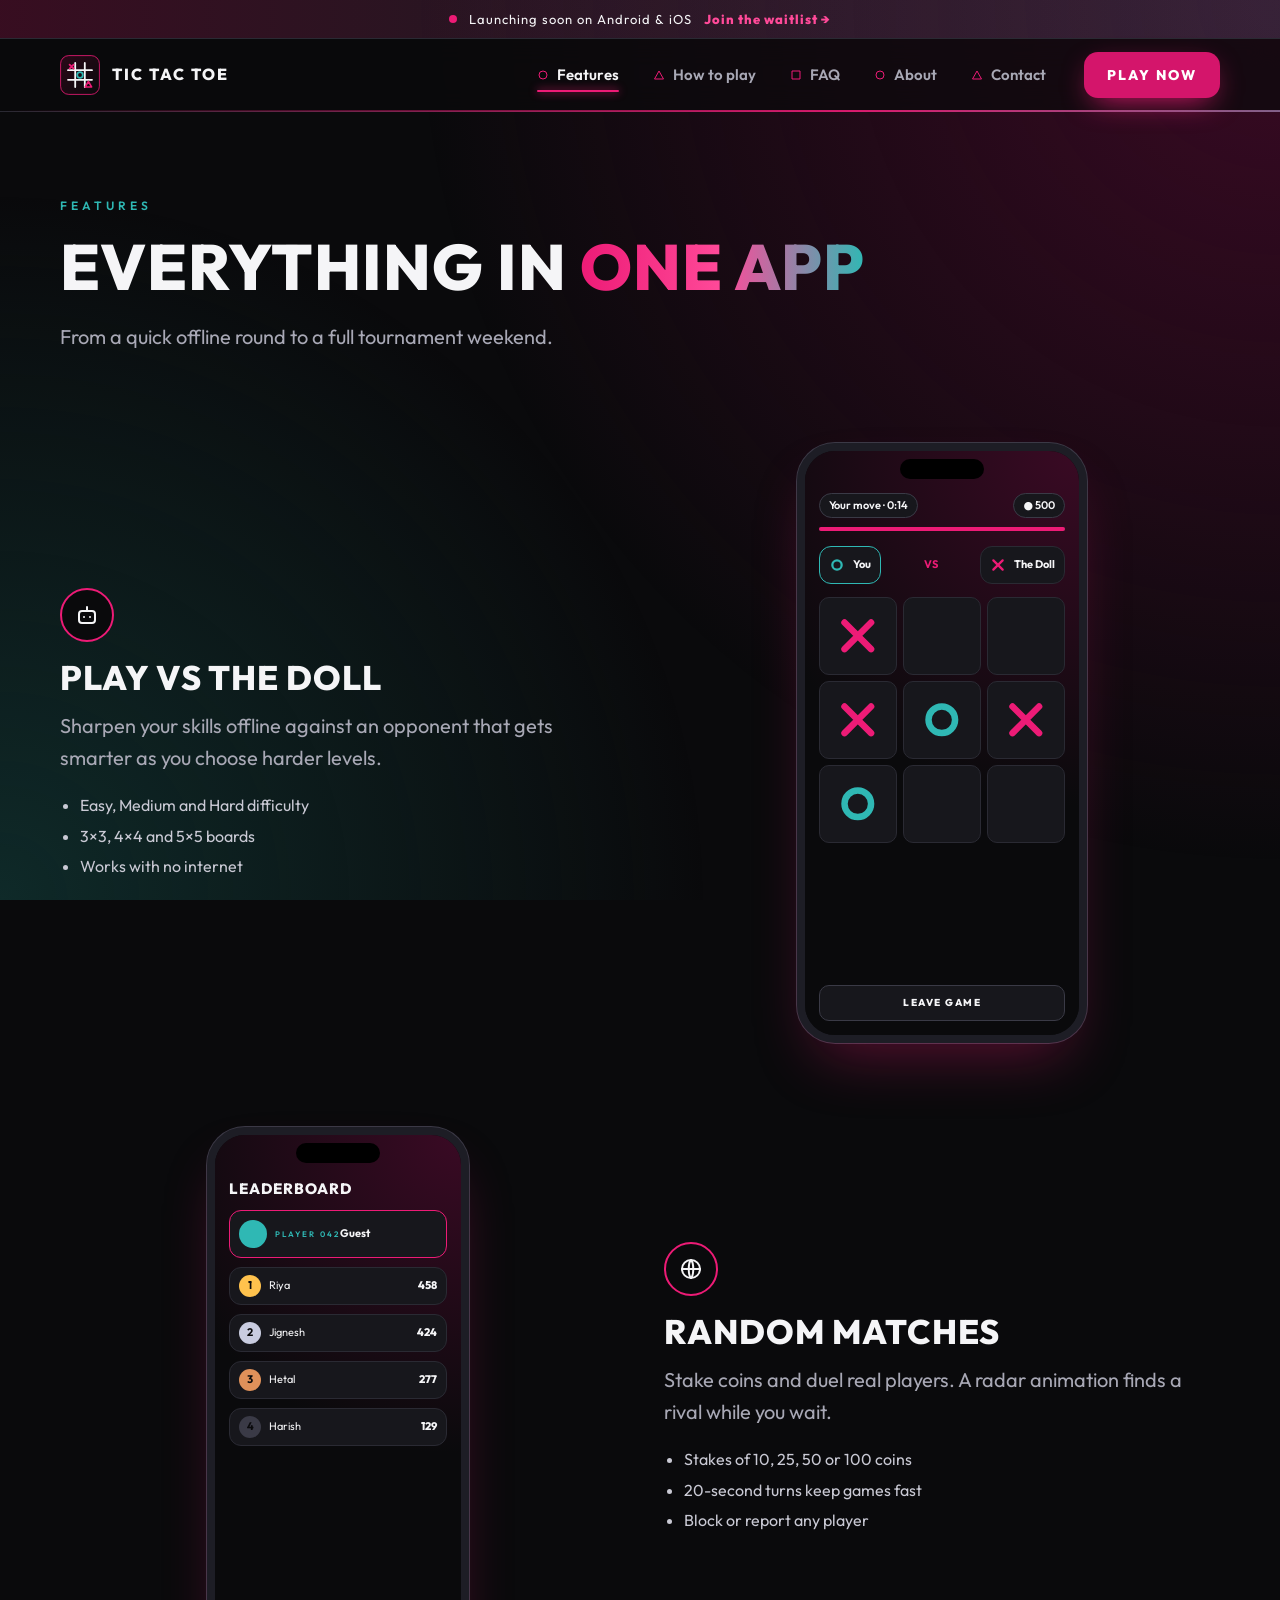
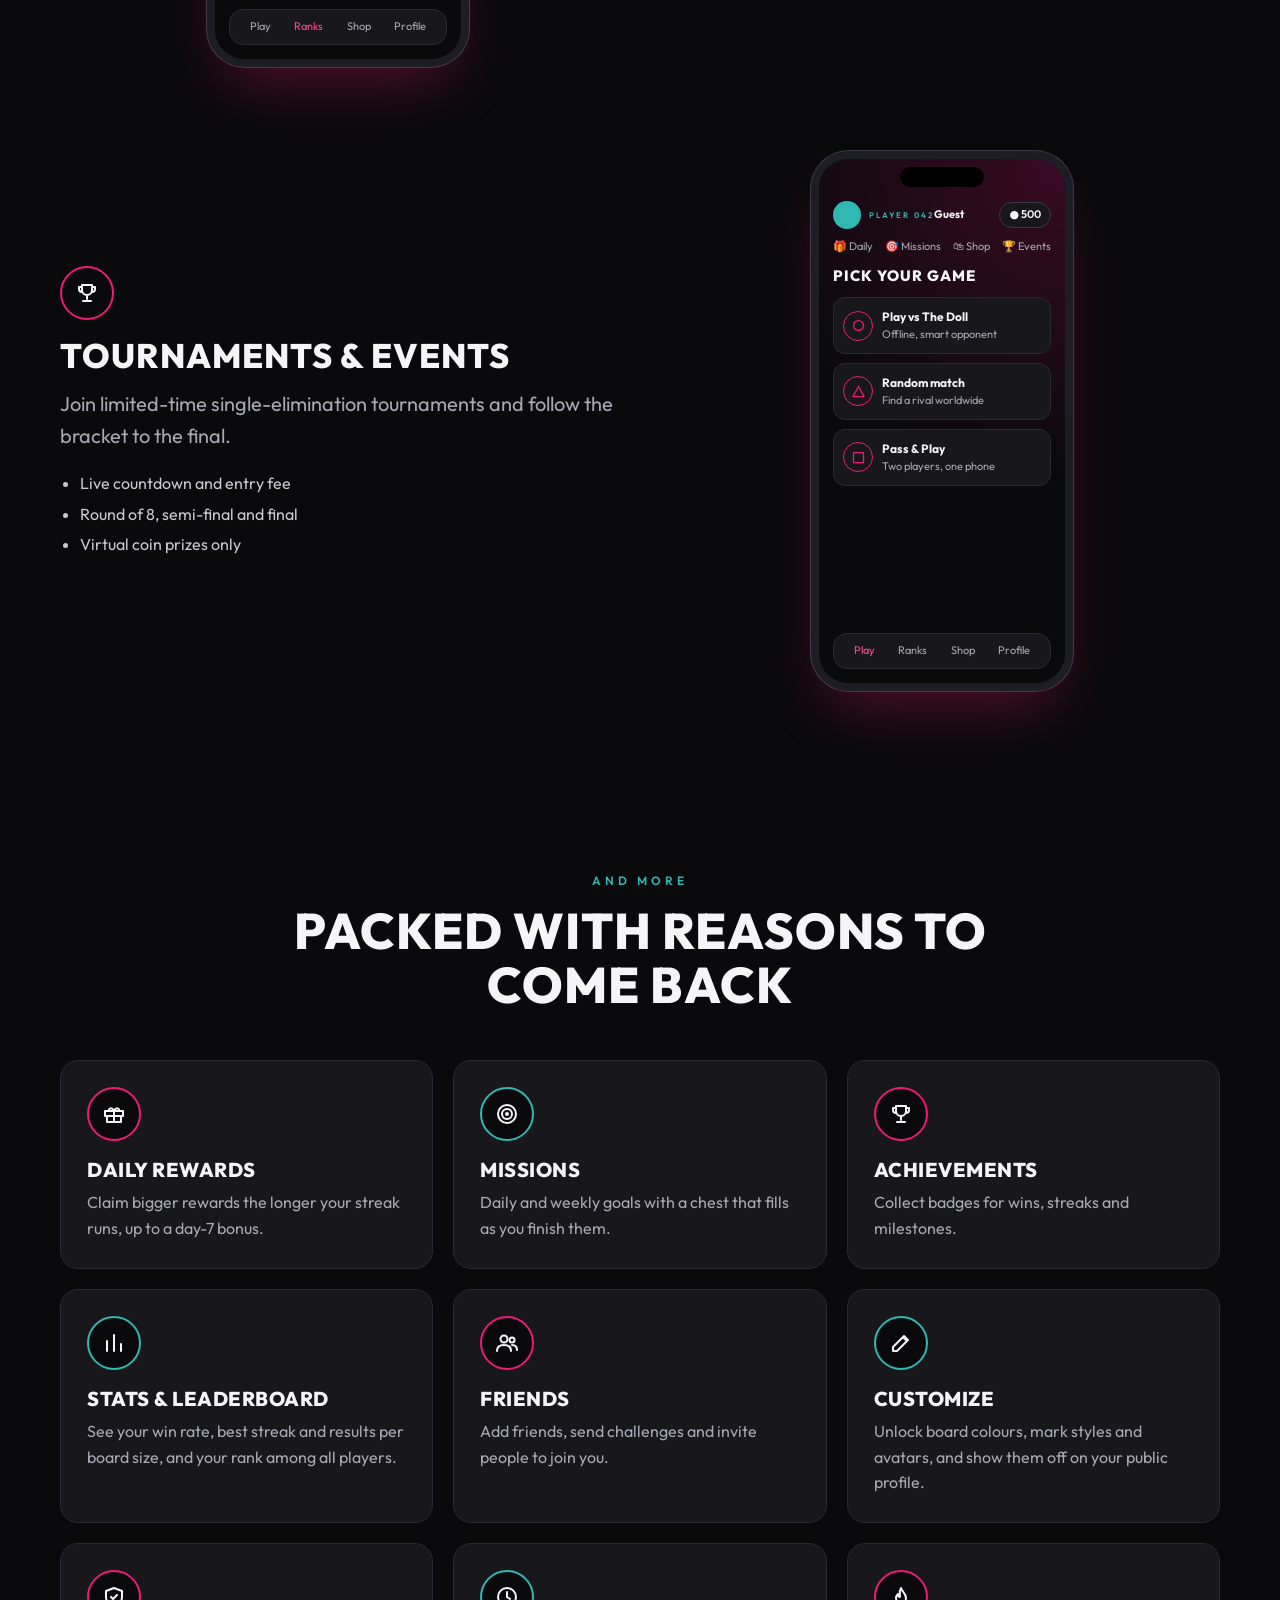
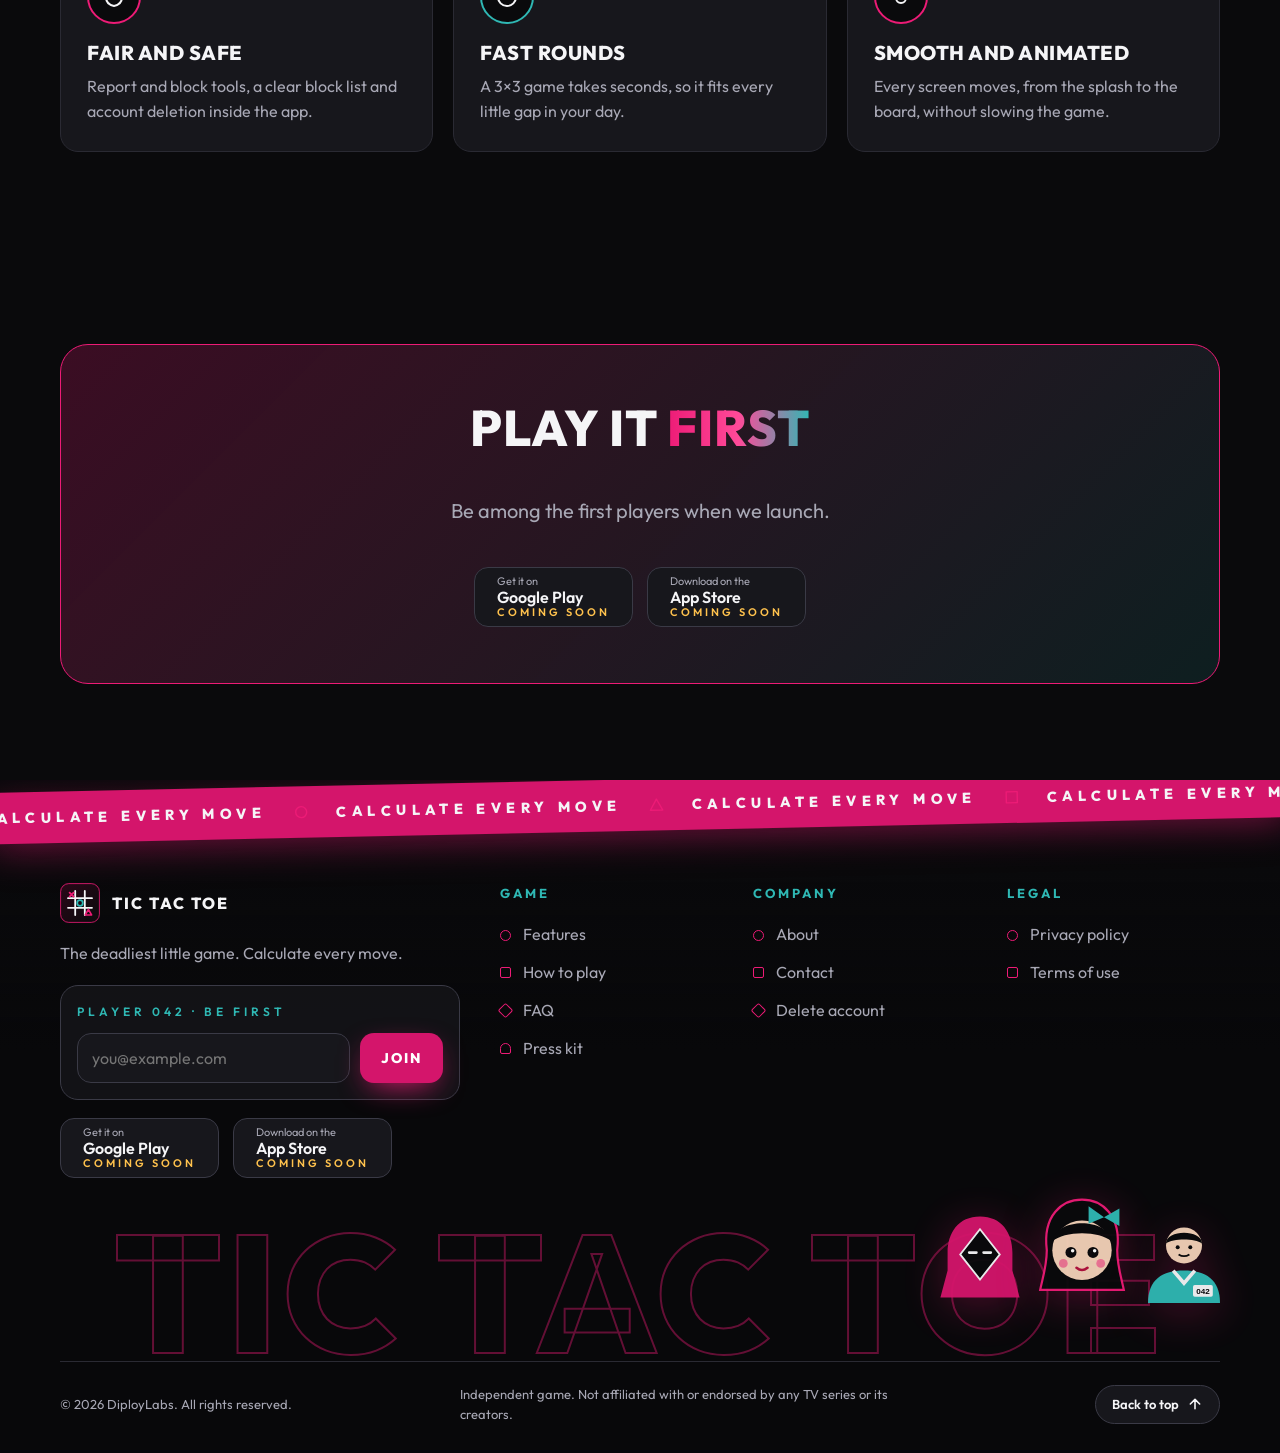
<file: features.html>
<!doctype html>
<html lang="en"><head><meta charset="utf-8"><meta name="viewport" content="width=device-width,initial-scale=1">
<title>Features · Tic Tac Toe</title><meta name="description" content="Offline play, random matches, tournaments, daily rewards, missions, achievements, friends and customization."><link rel="canonical" href="https://YOUR-DOMAIN.com/features.html">
<meta name="theme-color" content="#0A0A0C"><meta property="og:type" content="website"><meta property="og:title" content="Features · Tic Tac Toe"><meta property="og:description" content="Offline play, random matches, tournaments, daily rewards, missions, achievements, friends and customization."><meta property="og:image" content="https://YOUR-DOMAIN.com/assets/img/og-image.png"><meta property="og:url" content="https://YOUR-DOMAIN.com/features.html"><meta name="twitter:card" content="summary_large_image">
<link rel="icon" type="image/svg+xml" href="assets/img/favicon.svg"><link rel="apple-touch-icon" href="assets/img/apple-touch-icon.png">
<link rel="preconnect" href="https://fonts.googleapis.com"><link rel="preconnect" href="https://fonts.gstatic.com" crossorigin>
<link href="https://fonts.googleapis.com/css2?family=Outfit:wght@400;600;800&display=swap" rel="stylesheet">
<link rel="stylesheet" href="assets/css/style.css"></head>
<body><svg width="0" height="0" style="position:absolute" aria-hidden="true" focusable="false"><defs>
<symbol id="x" viewBox="0 0 24 24"><path d="M5 5l14 14M19 5L5 19" fill="none" stroke="#ED1B76" stroke-width="3.4" stroke-linecap="round"/></symbol>
<symbol id="o" viewBox="0 0 24 24"><circle cx="12" cy="12" r="7" fill="none" stroke="#2FB8B4" stroke-width="3.4"/></symbol>
<symbol id="s-circle" viewBox="0 0 24 24"><circle cx="12" cy="12" r="8" fill="none" stroke="#ED1B76" stroke-width="2" stroke-linejoin="round"/></symbol>
<symbol id="s-tri" viewBox="0 0 24 24"><path d="M12 4l9 16H3z" fill="none" stroke="#ED1B76" stroke-width="2" stroke-linejoin="round"/></symbol>
<symbol id="s-sq" viewBox="0 0 24 24"><rect x="4" y="4" width="16" height="16" fill="none" stroke="#ED1B76" stroke-width="2" stroke-linejoin="round"/></symbol>
<symbol id="i-bot" viewBox="0 0 24 24"><g fill="none" stroke="currentColor" stroke-width="2" stroke-linecap="round" stroke-linejoin="round"><rect x="4" y="8" width="16" height="12" rx="3"/><path d="M12 8V4M9 14h.01M15 14h.01"/></g></symbol>
<symbol id="i-globe" viewBox="0 0 24 24"><g fill="none" stroke="currentColor" stroke-width="2" stroke-linecap="round" stroke-linejoin="round"><circle cx="12" cy="12" r="9"/><path d="M3 12h18M12 3c3 3 3 15 0 18M12 3c-3 3-3 15 0 18"/></g></symbol>
<symbol id="i-users" viewBox="0 0 24 24"><g fill="none" stroke="currentColor" stroke-width="2" stroke-linecap="round" stroke-linejoin="round"><circle cx="9" cy="8" r="3.5"/><circle cx="17" cy="9" r="2.5"/><path d="M2 20c0-4 3-6 7-6s7 2 7 6M17 14c3 0 5 2 5 5"/></g></symbol>
<symbol id="i-trophy" viewBox="0 0 24 24"><g fill="none" stroke="currentColor" stroke-width="2" stroke-linecap="round" stroke-linejoin="round"><path d="M7 4h10v5a5 5 0 01-10 0zM7 6H4v2a3 3 0 003 3M17 6h3v2a3 3 0 01-3 3M12 14v4M8 20h8"/></g></symbol>
<symbol id="i-gift" viewBox="0 0 24 24"><g fill="none" stroke="currentColor" stroke-width="2" stroke-linecap="round" stroke-linejoin="round"><rect x="3" y="9" width="18" height="5"/><path d="M5 14v6h14v-6M12 9v11M12 9c-2-4-6-3-5 0zM12 9c2-4 6-3 5 0z"/></g></symbol>
<symbol id="i-target" viewBox="0 0 24 24"><g fill="none" stroke="currentColor" stroke-width="2" stroke-linecap="round"><circle cx="12" cy="12" r="9"/><circle cx="12" cy="12" r="5"/><circle cx="12" cy="12" r="1"/></g></symbol>
<symbol id="i-bag" viewBox="0 0 24 24"><g fill="none" stroke="currentColor" stroke-width="2" stroke-linecap="round" stroke-linejoin="round"><path d="M5 8h14l-1 12H6zM9 8V6a3 3 0 016 0v2"/></g></symbol>
<symbol id="i-bar" viewBox="0 0 24 24"><g fill="none" stroke="currentColor" stroke-width="2" stroke-linecap="round"><path d="M5 20V10M12 20V4M19 20v-7"/></g></symbol>
<symbol id="i-edit" viewBox="0 0 24 24"><g fill="none" stroke="currentColor" stroke-width="2" stroke-linecap="round" stroke-linejoin="round"><path d="M4 20h4L19 9l-4-4L4 16zM14 6l4 4"/></g></symbol>
<symbol id="i-mail" viewBox="0 0 24 24"><g fill="none" stroke="currentColor" stroke-width="2" stroke-linecap="round" stroke-linejoin="round"><rect x="3" y="5" width="18" height="14" rx="2"/><path d="M3 7l9 6 9-6"/></g></symbol>
<symbol id="i-clock" viewBox="0 0 24 24"><g fill="none" stroke="currentColor" stroke-width="2" stroke-linecap="round"><circle cx="12" cy="12" r="9"/><path d="M12 7v5l3 2"/></g></symbol>
<symbol id="i-shield" viewBox="0 0 24 24"><g fill="none" stroke="currentColor" stroke-width="2" stroke-linecap="round" stroke-linejoin="round"><path d="M12 3l8 3v6c0 5-3.5 8-8 9-4.5-1-8-4-8-9V6z"/><path d="M9 12l2 2 4-4"/></g></symbol>
<symbol id="i-flame" viewBox="0 0 24 24"><g fill="none" stroke="currentColor" stroke-width="2" stroke-linecap="round" stroke-linejoin="round"><path d="M12 3c1 4 5 5 5 10a5 5 0 01-10 0c0-2 1-3 2-4 0 2 1 3 2 3 0-3-1-6 1-9z"/></g></symbol>
<symbol id="i-coin" viewBox="0 0 24 24"><g fill="none" stroke="currentColor" stroke-width="2" stroke-linecap="round"><circle cx="12" cy="12" r="9"/><path d="M12 7v10M9 10h5a2 2 0 010 4H9"/></g></symbol>
<symbol id="i-flag" viewBox="0 0 24 24"><g fill="none" stroke="currentColor" stroke-width="2" stroke-linecap="round" stroke-linejoin="round"><path d="M5 21V4M5 4h12l-2 4 2 4H5"/></g></symbol>
<symbol id="i-trash" viewBox="0 0 24 24"><g fill="none" stroke="currentColor" stroke-width="2" stroke-linecap="round" stroke-linejoin="round"><path d="M4 7h16M9 7V4h6v3M6 7l1 13h10l1-13"/></g></symbol>
</defs></svg><a class="skip" href="#main">Skip to content</a>
<div class="progress" aria-hidden="true"><i></i></div>
<div class="topbar"><div class="container"><span class="dot" aria-hidden="true"></span><span>Launching soon<span class="hide-m"> on Android &amp; iOS</span></span><a href="index.html#join">Join the waitlist →</a></div></div>
<header class="site-header" id="top"><div class="container nav"><a class="brand" href="index.html" aria-label="Tic Tac Toe home"><img src="assets/img/logo.svg" alt="" width="40" height="40"><span>TIC TAC TOE</span></a>
<ul><li><a href="features.html" aria-current="page"><svg class="nsh" aria-hidden="true"><use href="#s-circle"/></svg>Features</a></li><li><a href="how-to-play.html"><svg class="nsh" aria-hidden="true"><use href="#s-tri"/></svg>How to play</a></li><li><a href="faq.html"><svg class="nsh" aria-hidden="true"><use href="#s-sq"/></svg>FAQ</a></li><li><a href="about.html"><svg class="nsh" aria-hidden="true"><use href="#s-circle"/></svg>About</a></li><li><a href="contact.html"><svg class="nsh" aria-hidden="true"><use href="#s-tri"/></svg>Contact</a></li></ul><a class="btn btn-primary btn-cta" href="index.html#download"><span>Play now</span></a>
<button class="burger" aria-label="Open menu" aria-expanded="false" aria-controls="menu"><span></span><span></span><span></span></button></div></header>
<div class="menu" id="menu" aria-hidden="true" role="dialog" aria-modal="true" aria-label="Menu">
<div class="menu-bg" aria-hidden="true"><img class="menu-doll" src="assets/img/doll.svg" alt=""><span class="fs fs1"><svg class="" aria-hidden="true"><use href="#s-circle"/></svg></span><span class="fs fs2"><svg class="" aria-hidden="true"><use href="#s-tri"/></svg></span><span class="fs fs3"><svg class="" aria-hidden="true"><use href="#s-sq"/></svg></span></div>
<div class="menu-inner"><span class="tag menu-tag">Choose your game</span><ol class="menu-links"><li style="--i:1"><a href="features.html" aria-current="page"><span class="pn">001</span><span class="ml">Features</span><span class="mh">You are here</span><svg class="msh" aria-hidden="true"><use href="#s-circle"/></svg></a></li><li style="--i:2"><a href="how-to-play.html"><span class="pn">002</span><span class="ml">How to play</span><span class="mh"></span><svg class="msh" aria-hidden="true"><use href="#s-tri"/></svg></a></li><li style="--i:3"><a href="faq.html"><span class="pn">003</span><span class="ml">FAQ</span><span class="mh"></span><svg class="msh" aria-hidden="true"><use href="#s-sq"/></svg></a></li><li style="--i:4"><a href="about.html"><span class="pn">004</span><span class="ml">About</span><span class="mh"></span><svg class="msh" aria-hidden="true"><use href="#s-circle"/></svg></a></li><li style="--i:5"><a href="contact.html"><span class="pn">005</span><span class="ml">Contact</span><span class="mh"></span><svg class="msh" aria-hidden="true"><use href="#s-tri"/></svg></a></li></ol>
<div class="menu-foot"><div class="menu-card"><span class="tag">Player 042</span><b>Ready to play?</b><div class="stores"><a class="btn btn-store" href="#" data-store="play" aria-label="Get it on Google Play (coming soon)"><small>Get it on</small>Google Play <span class="soon soon-badge">Coming soon</span></a><a class="btn btn-store" href="#" data-store="app" aria-label="Download on the App Store (coming soon)"><small>Download on the</small>App Store <span class="soon soon-badge">Coming soon</span></a></div></div><div class="mgrid" aria-hidden="true"><i style="--k:0"><svg class="" aria-hidden="true"><use href="#x"/></svg></i><i style="--k:1"></i><i style="--k:2"><svg class="" aria-hidden="true"><use href="#o"/></svg></i><i style="--k:3"></i><i style="--k:4"><svg class="" aria-hidden="true"><use href="#x"/></svg></i><i style="--k:5"></i><i style="--k:6"><svg class="" aria-hidden="true"><use href="#o"/></svg></i><i style="--k:7"></i><i style="--k:8"><svg class="" aria-hidden="true"><use href="#x"/></svg></i></div></div></div></div>
<main id="main"><section class="page-hero"><div class="container"><span class="tag">Features</span><h1>Everything in <span class="grad">one app</span></h1><p class="lead">From a quick offline round to a full tournament weekend.</p></div></section>
<section style="padding-top:30px"><div class="container">
<div class="grid g2 reveal" style="align-items:center;gap:48px;margin-bottom:84px"><div style="order:0"><div class="ico "><svg class="" aria-hidden="true"><use href="#i-bot"/></svg></div><h2 style="font-size:34px">Play vs The Doll</h2><p class="lead" style="margin:14px 0">Sharpen your skills offline against an opponent that gets smarter as you choose harder levels.</p><ul style="color:#C9C9D4;padding-left:20px;line-height:1.9"><li>Easy, Medium and Hard difficulty</li><li>3×3, 4×4 and 5×5 boards</li><li>Works with no internet</li></ul></div><div style="order:1" class="phones"><div class="phone big" role="img" aria-label="Game screen"><div class="ph"><div class="row"><span class="k" style="margin:0">Your move · 0:14</span><span class="k">● 500</span></div><div class="pb"><i></i></div><div class="row" style="justify-content:space-between;margin-top:6px"><div class="c row" style="border-color:var(--teal)"><svg class="" aria-hidden="true"><use href="#o"/></svg><b>You</b></div><b style="color:var(--magenta)">VS</b><div class="c row"><svg class="" aria-hidden="true"><use href="#x"/></svg><b>The Doll</b></div></div><div class="bd"><i><svg class="" aria-hidden="true"><use href="#x"/></svg></i><i></i><i></i><i><svg class="" aria-hidden="true"><use href="#x"/></svg></i><i><svg class="" aria-hidden="true"><use href="#o"/></svg></i><i><svg class="" aria-hidden="true"><use href="#x"/></svg></i><i><svg class="" aria-hidden="true"><use href="#o"/></svg></i><i></i><i></i></div><div class="btn-s" style="background:var(--surface);border:1px solid var(--border2)">Leave game</div></div></div></div></div>
<div class="grid g2 reveal" style="align-items:center;gap:48px;margin-bottom:84px"><div style="order:1"><div class="ico "><svg class="" aria-hidden="true"><use href="#i-globe"/></svg></div><h2 style="font-size:34px">Random matches</h2><p class="lead" style="margin:14px 0">Stake coins and duel real players. A radar animation finds a rival while you wait.</p><ul style="color:#C9C9D4;padding-left:20px;line-height:1.9"><li>Stakes of 10, 25, 50 or 100 coins</li><li>20-second turns keep games fast</li><li>Block or report any player</li></ul></div><div style="order:0" class="phones"><div class="phone float" style="animation-delay:1s" role="img" aria-label="Leaderboard screen"><div class="ph"><div class="t1">Leaderboard</div><div class="c" style="border-color:var(--magenta)"><div class="row"><span class="av"></span><div><div class="tag" style="font-size:8px;letter-spacing:2px">Player 042</div><b>Guest</b></div></div></div><div class="rk"><b class="n" style="background:#FFC24D">1</b><span>Riya</span><em>458</em></div><div class="rk"><b class="n" style="background:#C9CCE0">2</b><span>Jignesh</span><em>424</em></div><div class="rk"><b class="n" style="background:#E0915A">3</b><span>Hetal</span><em>277</em></div><div class="rk"><b class="n" style="background:#3A3A46">4</b><span>Harish</span><em>129</em></div><div class="bn"><span>Play</span><span class="a">Ranks</span><span>Shop</span><span>Profile</span></div></div></div></div></div>
<div class="grid g2 reveal" style="align-items:center;gap:48px;margin-bottom:84px"><div style="order:0"><div class="ico "><svg class="" aria-hidden="true"><use href="#i-trophy"/></svg></div><h2 style="font-size:34px">Tournaments &amp; events</h2><p class="lead" style="margin:14px 0">Join limited-time single-elimination tournaments and follow the bracket to the final.</p><ul style="color:#C9C9D4;padding-left:20px;line-height:1.9"><li>Live countdown and entry fee</li><li>Round of 8, semi-final and final</li><li>Virtual coin prizes only</li></ul></div><div style="order:1" class="phones"><div class="phone float" role="img" aria-label="App home screen"><div class="ph"><div class="row"><span class="av"></span><div><div class="tag" style="font-size:8px;letter-spacing:2px">Player 042</div><b>Guest</b></div><span class="k">● 500</span></div>
<div class="row" style="justify-content:space-between;color:var(--muted)"><span>🎁 Daily</span><span>🎯 Missions</span><span>🛍 Shop</span><span>🏆 Events</span></div><div class="t1">Pick your game</div>
<div class="c mc"><span class="o"><svg class="" aria-hidden="true"><use href="#s-circle"/></svg></span><div><b>Play vs The Doll</b><span>Offline, smart opponent</span></div></div>
<div class="c mc"><span class="o"><svg class="" aria-hidden="true"><use href="#s-tri"/></svg></span><div><b>Random match</b><span>Find a rival worldwide</span></div></div>
<div class="c mc"><span class="o"><svg class="" aria-hidden="true"><use href="#s-sq"/></svg></span><div><b>Pass &amp; Play</b><span>Two players, one phone</span></div></div>
<div class="bn"><span class="a">Play</span><span>Ranks</span><span>Shop</span><span>Profile</span></div></div></div></div></div>
</div></section>
<section style="padding-top:0"><div class="container"><div class="sec-head center reveal"><span class="tag">And more</span><h2>Packed with reasons to come back</h2></div>
<div class="grid g3">
<article class="card reveal"><div class="ico "><svg class="" aria-hidden="true"><use href="#i-gift"/></svg></div><h3>Daily rewards</h3><p>Claim bigger rewards the longer your streak runs, up to a day-7 bonus.</p></article>
<article class="card reveal d1"><div class="ico t"><svg class="" aria-hidden="true"><use href="#i-target"/></svg></div><h3>Missions</h3><p>Daily and weekly goals with a chest that fills as you finish them.</p></article>
<article class="card reveal d2"><div class="ico "><svg class="" aria-hidden="true"><use href="#i-trophy"/></svg></div><h3>Achievements</h3><p>Collect badges for wins, streaks and milestones.</p></article>
<article class="card reveal"><div class="ico t"><svg class="" aria-hidden="true"><use href="#i-bar"/></svg></div><h3>Stats &amp; leaderboard</h3><p>See your win rate, best streak and results per board size, and your rank among all players.</p></article>
<article class="card reveal d1"><div class="ico "><svg class="" aria-hidden="true"><use href="#i-users"/></svg></div><h3>Friends</h3><p>Add friends, send challenges and invite people to join you.</p></article>
<article class="card reveal d2"><div class="ico t"><svg class="" aria-hidden="true"><use href="#i-edit"/></svg></div><h3>Customize</h3><p>Unlock board colours, mark styles and avatars, and show them off on your public profile.</p></article>
<article class="card reveal"><div class="ico "><svg class="" aria-hidden="true"><use href="#i-shield"/></svg></div><h3>Fair and safe</h3><p>Report and block tools, a clear block list and account deletion inside the app.</p></article>
<article class="card reveal d1"><div class="ico t"><svg class="" aria-hidden="true"><use href="#i-clock"/></svg></div><h3>Fast rounds</h3><p>A 3×3 game takes seconds, so it fits every little gap in your day.</p></article>
<article class="card reveal d2"><div class="ico "><svg class="" aria-hidden="true"><use href="#i-flame"/></svg></div><h3>Smooth and animated</h3><p>Every screen moves, from the splash to the board, without slowing the game.</p></article></div></div></section>
<section><div class="container"><div class="cta reveal"><h2>Play it <span class="grad">first</span></h2><p class="lead">Be among the first players when we launch.</p><div class="stores"><a class="btn btn-store" href="#" data-store="play" aria-label="Get it on Google Play (coming soon)"><small>Get it on</small>Google Play <span class="soon soon-badge">Coming soon</span></a><a class="btn btn-store" href="#" data-store="app" aria-label="Download on the App Store (coming soon)"><small>Download on the</small>App Store <span class="soon soon-badge">Coming soon</span></a></div></div></div></section></main>
<footer class="site-footer"><div class="f-marquee" aria-hidden="true"><div><span>Calculate every move</span><svg class="msep" aria-hidden="true"><use href="#s-circle"/></svg><span>Calculate every move</span><svg class="msep" aria-hidden="true"><use href="#s-tri"/></svg><span>Calculate every move</span><svg class="msep" aria-hidden="true"><use href="#s-sq"/></svg><span>Calculate every move</span><svg class="msep" aria-hidden="true"><use href="#s-circle"/></svg><span>Calculate every move</span><svg class="msep" aria-hidden="true"><use href="#s-tri"/></svg><span>Calculate every move</span><svg class="msep" aria-hidden="true"><use href="#s-sq"/></svg><span>Calculate every move</span><svg class="msep" aria-hidden="true"><use href="#s-circle"/></svg><span>Calculate every move</span><svg class="msep" aria-hidden="true"><use href="#s-tri"/></svg><span>Calculate every move</span><svg class="msep" aria-hidden="true"><use href="#s-sq"/></svg><span>Calculate every move</span><svg class="msep" aria-hidden="true"><use href="#s-circle"/></svg><span>Calculate every move</span><svg class="msep" aria-hidden="true"><use href="#s-tri"/></svg><span>Calculate every move</span><svg class="msep" aria-hidden="true"><use href="#s-sq"/></svg><span>Calculate every move</span><svg class="msep" aria-hidden="true"><use href="#s-circle"/></svg><span>Calculate every move</span><svg class="msep" aria-hidden="true"><use href="#s-tri"/></svg><span>Calculate every move</span><svg class="msep" aria-hidden="true"><use href="#s-sq"/></svg><span>Calculate every move</span><svg class="msep" aria-hidden="true"><use href="#s-circle"/></svg><span>Calculate every move</span><svg class="msep" aria-hidden="true"><use href="#s-tri"/></svg><span>Calculate every move</span><svg class="msep" aria-hidden="true"><use href="#s-sq"/></svg><span>Calculate every move</span><svg class="msep" aria-hidden="true"><use href="#s-circle"/></svg><span>Calculate every move</span><svg class="msep" aria-hidden="true"><use href="#s-tri"/></svg><span>Calculate every move</span><svg class="msep" aria-hidden="true"><use href="#s-sq"/></svg><span>Calculate every move</span><svg class="msep" aria-hidden="true"><use href="#s-circle"/></svg><span>Calculate every move</span><svg class="msep" aria-hidden="true"><use href="#s-tri"/></svg><span>Calculate every move</span><svg class="msep" aria-hidden="true"><use href="#s-sq"/></svg></div></div>
<div class="container f-main"><div class="f-brand"><a class="brand" href="index.html"><img src="assets/img/logo.svg" alt="" width="48" height="48"><span>TIC TAC TOE</span></a><p>The deadliest little game. Calculate every move.</p>
<form class="f-join" data-form data-subject="Launch notification signup (footer)" novalidate><span class="tag">Player 042 · be first</span><div class="f-join-row"><input name="email" type="email" required placeholder="you@example.com" aria-label="Your email" autocomplete="email"><button class="btn btn-primary" type="submit">Join</button></div><div class="hp" aria-hidden="true"><input name="website" tabindex="-1" autocomplete="off"></div><div class="form-msg" role="status" aria-live="polite"></div></form>
<div class="stores" style="justify-content:flex-start"><a class="btn btn-store" href="#" data-store="play" aria-label="Get it on Google Play (coming soon)"><small>Get it on</small>Google Play <span class="soon soon-badge">Coming soon</span></a><a class="btn btn-store" href="#" data-store="app" aria-label="Download on the App Store (coming soon)"><small>Download on the</small>App Store <span class="soon soon-badge">Coming soon</span></a></div></div>
<nav class="f-col" aria-label="Game"><h4>Game</h4><ul><li><a href="features.html">Features</a></li><li><a href="how-to-play.html">How to play</a></li><li><a href="faq.html">FAQ</a></li><li><a href="press.html">Press kit</a></li></ul></nav>
<nav class="f-col" aria-label="Company"><h4>Company</h4><ul><li><a href="about.html">About</a></li><li><a href="contact.html">Contact</a></li><li><a href="delete-account.html">Delete account</a></li></ul></nav>
<nav class="f-col" aria-label="Legal"><h4>Legal</h4><ul><li><a href="privacy.html">Privacy policy</a></li><li><a href="terms.html">Terms of use</a></li></ul></nav></div>
<div class="f-chars" aria-hidden="true"><img src="assets/img/guard.svg" alt=""><img src="assets/img/doll.svg" alt=""><img src="assets/img/player.svg" alt=""></div>
<div class="f-word" aria-hidden="true">Tic Tac Toe</div>
<div class="container f-bottom"><span>© <span data-year>2026</span> DiployLabs. All rights reserved.</span><span class="f-disc">Independent game. Not affiliated with or endorsed by any TV series or its creators.</span><a class="totop" href="#top">Back to top <svg aria-hidden="true" viewBox="0 0 24 24"><path d="M12 19V5M5 12l7-7 7 7" fill="none" stroke="currentColor" stroke-width="2.4" stroke-linecap="round" stroke-linejoin="round"/></svg></a></div></footer>
<script src="assets/js/main.js"></script></body></html>
</file>
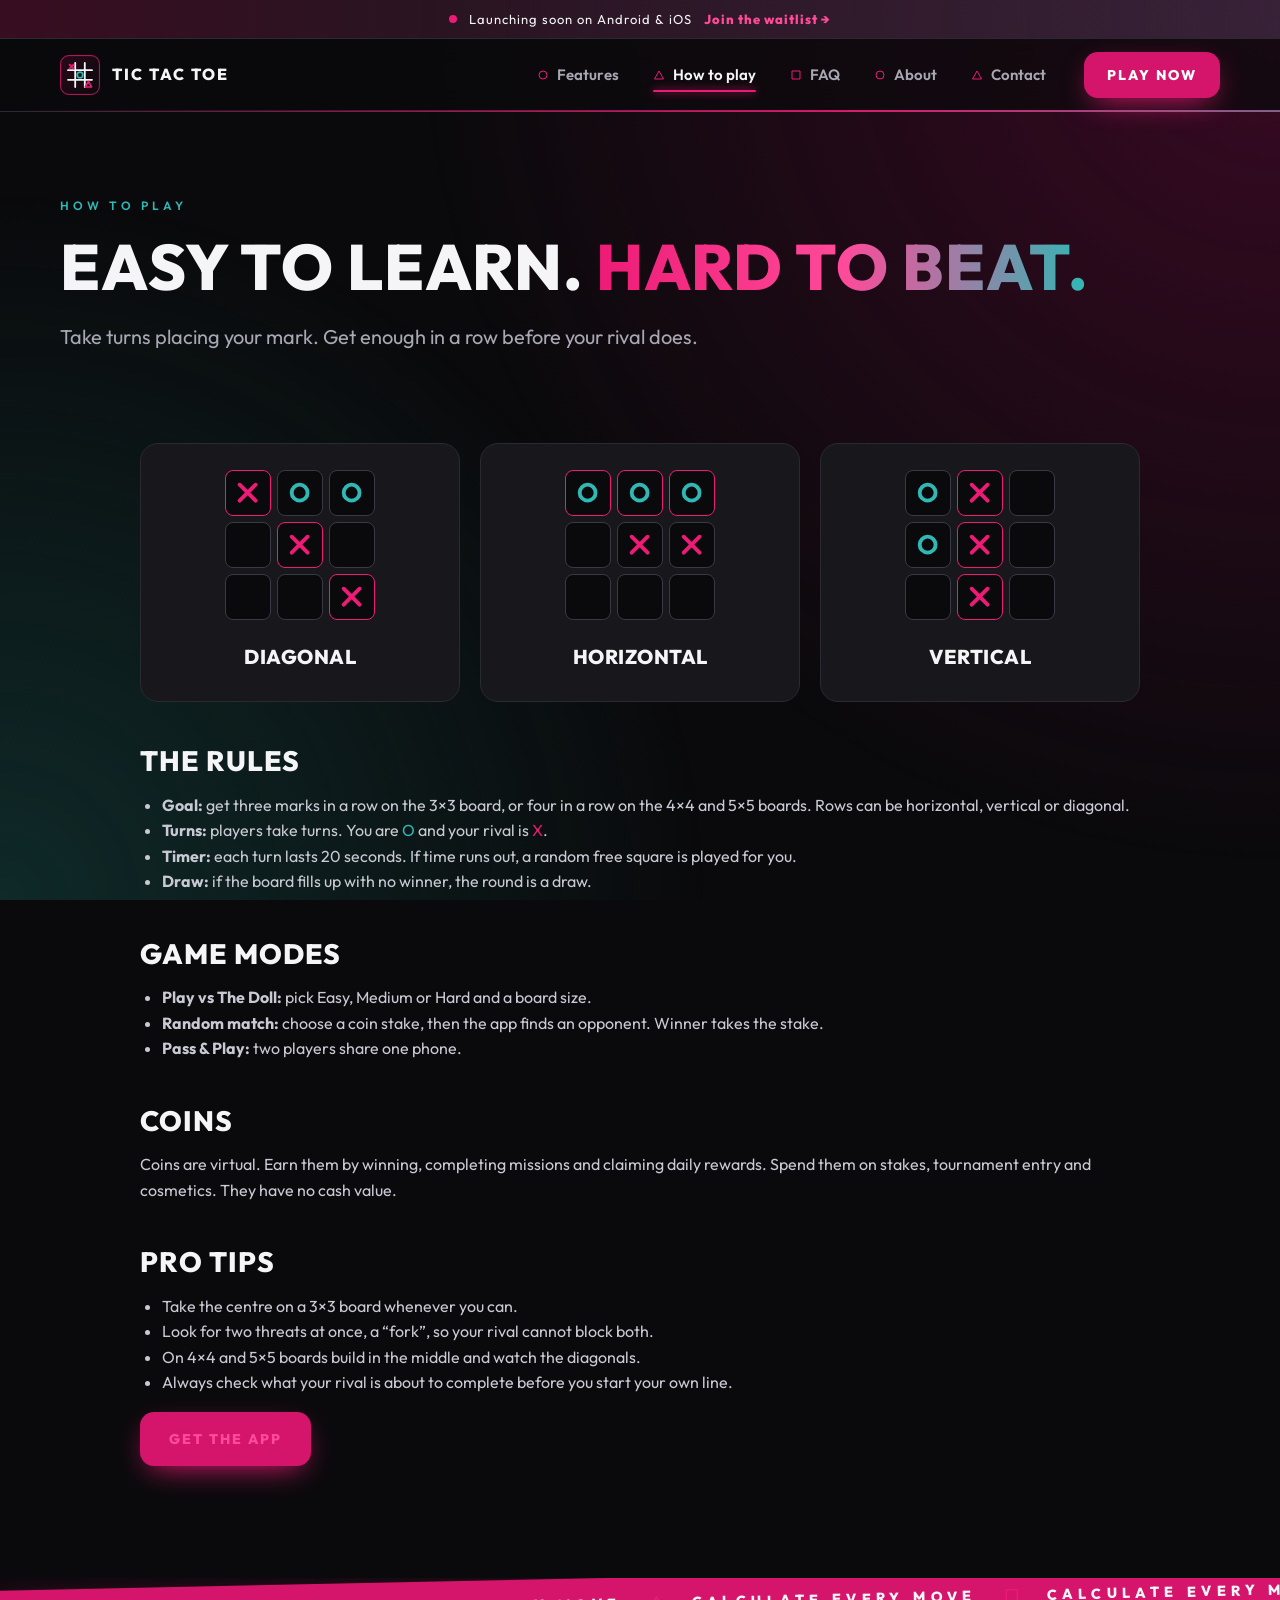
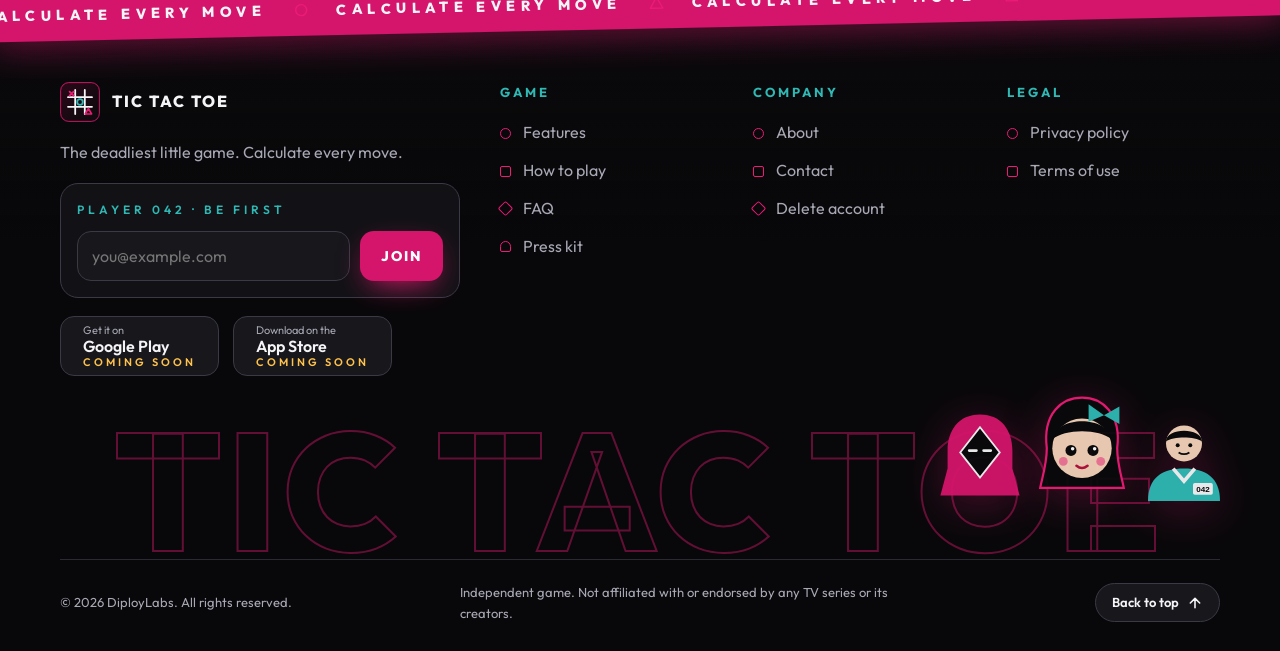
<file: how-to-play.html>
<!doctype html>
<html lang="en"><head><meta charset="utf-8"><meta name="viewport" content="width=device-width,initial-scale=1">
<title>How to play · Tic Tac Toe</title><meta name="description" content="Learn the rules of Tic Tac Toe: boards, turn timer, game modes, coins and pro tips."><link rel="canonical" href="https://YOUR-DOMAIN.com/how-to-play.html">
<meta name="theme-color" content="#0A0A0C"><meta property="og:type" content="website"><meta property="og:title" content="How to play · Tic Tac Toe"><meta property="og:description" content="Learn the rules of Tic Tac Toe: boards, turn timer, game modes, coins and pro tips."><meta property="og:image" content="https://YOUR-DOMAIN.com/assets/img/og-image.png"><meta property="og:url" content="https://YOUR-DOMAIN.com/how-to-play.html"><meta name="twitter:card" content="summary_large_image">
<link rel="icon" type="image/svg+xml" href="assets/img/favicon.svg"><link rel="apple-touch-icon" href="assets/img/apple-touch-icon.png">
<link rel="preconnect" href="https://fonts.googleapis.com"><link rel="preconnect" href="https://fonts.gstatic.com" crossorigin>
<link href="https://fonts.googleapis.com/css2?family=Outfit:wght@400;600;800&display=swap" rel="stylesheet">
<link rel="stylesheet" href="assets/css/style.css"></head>
<body><svg width="0" height="0" style="position:absolute" aria-hidden="true" focusable="false"><defs>
<symbol id="x" viewBox="0 0 24 24"><path d="M5 5l14 14M19 5L5 19" fill="none" stroke="#ED1B76" stroke-width="3.4" stroke-linecap="round"/></symbol>
<symbol id="o" viewBox="0 0 24 24"><circle cx="12" cy="12" r="7" fill="none" stroke="#2FB8B4" stroke-width="3.4"/></symbol>
<symbol id="s-circle" viewBox="0 0 24 24"><circle cx="12" cy="12" r="8" fill="none" stroke="#ED1B76" stroke-width="2" stroke-linejoin="round"/></symbol>
<symbol id="s-tri" viewBox="0 0 24 24"><path d="M12 4l9 16H3z" fill="none" stroke="#ED1B76" stroke-width="2" stroke-linejoin="round"/></symbol>
<symbol id="s-sq" viewBox="0 0 24 24"><rect x="4" y="4" width="16" height="16" fill="none" stroke="#ED1B76" stroke-width="2" stroke-linejoin="round"/></symbol>
<symbol id="i-bot" viewBox="0 0 24 24"><g fill="none" stroke="currentColor" stroke-width="2" stroke-linecap="round" stroke-linejoin="round"><rect x="4" y="8" width="16" height="12" rx="3"/><path d="M12 8V4M9 14h.01M15 14h.01"/></g></symbol>
<symbol id="i-globe" viewBox="0 0 24 24"><g fill="none" stroke="currentColor" stroke-width="2" stroke-linecap="round" stroke-linejoin="round"><circle cx="12" cy="12" r="9"/><path d="M3 12h18M12 3c3 3 3 15 0 18M12 3c-3 3-3 15 0 18"/></g></symbol>
<symbol id="i-users" viewBox="0 0 24 24"><g fill="none" stroke="currentColor" stroke-width="2" stroke-linecap="round" stroke-linejoin="round"><circle cx="9" cy="8" r="3.5"/><circle cx="17" cy="9" r="2.5"/><path d="M2 20c0-4 3-6 7-6s7 2 7 6M17 14c3 0 5 2 5 5"/></g></symbol>
<symbol id="i-trophy" viewBox="0 0 24 24"><g fill="none" stroke="currentColor" stroke-width="2" stroke-linecap="round" stroke-linejoin="round"><path d="M7 4h10v5a5 5 0 01-10 0zM7 6H4v2a3 3 0 003 3M17 6h3v2a3 3 0 01-3 3M12 14v4M8 20h8"/></g></symbol>
<symbol id="i-gift" viewBox="0 0 24 24"><g fill="none" stroke="currentColor" stroke-width="2" stroke-linecap="round" stroke-linejoin="round"><rect x="3" y="9" width="18" height="5"/><path d="M5 14v6h14v-6M12 9v11M12 9c-2-4-6-3-5 0zM12 9c2-4 6-3 5 0z"/></g></symbol>
<symbol id="i-target" viewBox="0 0 24 24"><g fill="none" stroke="currentColor" stroke-width="2" stroke-linecap="round"><circle cx="12" cy="12" r="9"/><circle cx="12" cy="12" r="5"/><circle cx="12" cy="12" r="1"/></g></symbol>
<symbol id="i-bag" viewBox="0 0 24 24"><g fill="none" stroke="currentColor" stroke-width="2" stroke-linecap="round" stroke-linejoin="round"><path d="M5 8h14l-1 12H6zM9 8V6a3 3 0 016 0v2"/></g></symbol>
<symbol id="i-bar" viewBox="0 0 24 24"><g fill="none" stroke="currentColor" stroke-width="2" stroke-linecap="round"><path d="M5 20V10M12 20V4M19 20v-7"/></g></symbol>
<symbol id="i-edit" viewBox="0 0 24 24"><g fill="none" stroke="currentColor" stroke-width="2" stroke-linecap="round" stroke-linejoin="round"><path d="M4 20h4L19 9l-4-4L4 16zM14 6l4 4"/></g></symbol>
<symbol id="i-mail" viewBox="0 0 24 24"><g fill="none" stroke="currentColor" stroke-width="2" stroke-linecap="round" stroke-linejoin="round"><rect x="3" y="5" width="18" height="14" rx="2"/><path d="M3 7l9 6 9-6"/></g></symbol>
<symbol id="i-clock" viewBox="0 0 24 24"><g fill="none" stroke="currentColor" stroke-width="2" stroke-linecap="round"><circle cx="12" cy="12" r="9"/><path d="M12 7v5l3 2"/></g></symbol>
<symbol id="i-shield" viewBox="0 0 24 24"><g fill="none" stroke="currentColor" stroke-width="2" stroke-linecap="round" stroke-linejoin="round"><path d="M12 3l8 3v6c0 5-3.5 8-8 9-4.5-1-8-4-8-9V6z"/><path d="M9 12l2 2 4-4"/></g></symbol>
<symbol id="i-flame" viewBox="0 0 24 24"><g fill="none" stroke="currentColor" stroke-width="2" stroke-linecap="round" stroke-linejoin="round"><path d="M12 3c1 4 5 5 5 10a5 5 0 01-10 0c0-2 1-3 2-4 0 2 1 3 2 3 0-3-1-6 1-9z"/></g></symbol>
<symbol id="i-coin" viewBox="0 0 24 24"><g fill="none" stroke="currentColor" stroke-width="2" stroke-linecap="round"><circle cx="12" cy="12" r="9"/><path d="M12 7v10M9 10h5a2 2 0 010 4H9"/></g></symbol>
<symbol id="i-flag" viewBox="0 0 24 24"><g fill="none" stroke="currentColor" stroke-width="2" stroke-linecap="round" stroke-linejoin="round"><path d="M5 21V4M5 4h12l-2 4 2 4H5"/></g></symbol>
<symbol id="i-trash" viewBox="0 0 24 24"><g fill="none" stroke="currentColor" stroke-width="2" stroke-linecap="round" stroke-linejoin="round"><path d="M4 7h16M9 7V4h6v3M6 7l1 13h10l1-13"/></g></symbol>
</defs></svg><a class="skip" href="#main">Skip to content</a>
<div class="progress" aria-hidden="true"><i></i></div>
<div class="topbar"><div class="container"><span class="dot" aria-hidden="true"></span><span>Launching soon<span class="hide-m"> on Android &amp; iOS</span></span><a href="index.html#join">Join the waitlist →</a></div></div>
<header class="site-header" id="top"><div class="container nav"><a class="brand" href="index.html" aria-label="Tic Tac Toe home"><img src="assets/img/logo.svg" alt="" width="40" height="40"><span>TIC TAC TOE</span></a>
<ul><li><a href="features.html"><svg class="nsh" aria-hidden="true"><use href="#s-circle"/></svg>Features</a></li><li><a href="how-to-play.html" aria-current="page"><svg class="nsh" aria-hidden="true"><use href="#s-tri"/></svg>How to play</a></li><li><a href="faq.html"><svg class="nsh" aria-hidden="true"><use href="#s-sq"/></svg>FAQ</a></li><li><a href="about.html"><svg class="nsh" aria-hidden="true"><use href="#s-circle"/></svg>About</a></li><li><a href="contact.html"><svg class="nsh" aria-hidden="true"><use href="#s-tri"/></svg>Contact</a></li></ul><a class="btn btn-primary btn-cta" href="index.html#download"><span>Play now</span></a>
<button class="burger" aria-label="Open menu" aria-expanded="false" aria-controls="menu"><span></span><span></span><span></span></button></div></header>
<div class="menu" id="menu" aria-hidden="true" role="dialog" aria-modal="true" aria-label="Menu">
<div class="menu-bg" aria-hidden="true"><img class="menu-doll" src="assets/img/doll.svg" alt=""><span class="fs fs1"><svg class="" aria-hidden="true"><use href="#s-circle"/></svg></span><span class="fs fs2"><svg class="" aria-hidden="true"><use href="#s-tri"/></svg></span><span class="fs fs3"><svg class="" aria-hidden="true"><use href="#s-sq"/></svg></span></div>
<div class="menu-inner"><span class="tag menu-tag">Choose your game</span><ol class="menu-links"><li style="--i:1"><a href="features.html"><span class="pn">001</span><span class="ml">Features</span><span class="mh"></span><svg class="msh" aria-hidden="true"><use href="#s-circle"/></svg></a></li><li style="--i:2"><a href="how-to-play.html" aria-current="page"><span class="pn">002</span><span class="ml">How to play</span><span class="mh">You are here</span><svg class="msh" aria-hidden="true"><use href="#s-tri"/></svg></a></li><li style="--i:3"><a href="faq.html"><span class="pn">003</span><span class="ml">FAQ</span><span class="mh"></span><svg class="msh" aria-hidden="true"><use href="#s-sq"/></svg></a></li><li style="--i:4"><a href="about.html"><span class="pn">004</span><span class="ml">About</span><span class="mh"></span><svg class="msh" aria-hidden="true"><use href="#s-circle"/></svg></a></li><li style="--i:5"><a href="contact.html"><span class="pn">005</span><span class="ml">Contact</span><span class="mh"></span><svg class="msh" aria-hidden="true"><use href="#s-tri"/></svg></a></li></ol>
<div class="menu-foot"><div class="menu-card"><span class="tag">Player 042</span><b>Ready to play?</b><div class="stores"><a class="btn btn-store" href="#" data-store="play" aria-label="Get it on Google Play (coming soon)"><small>Get it on</small>Google Play <span class="soon soon-badge">Coming soon</span></a><a class="btn btn-store" href="#" data-store="app" aria-label="Download on the App Store (coming soon)"><small>Download on the</small>App Store <span class="soon soon-badge">Coming soon</span></a></div></div><div class="mgrid" aria-hidden="true"><i style="--k:0"><svg class="" aria-hidden="true"><use href="#x"/></svg></i><i style="--k:1"></i><i style="--k:2"><svg class="" aria-hidden="true"><use href="#o"/></svg></i><i style="--k:3"></i><i style="--k:4"><svg class="" aria-hidden="true"><use href="#x"/></svg></i><i style="--k:5"></i><i style="--k:6"><svg class="" aria-hidden="true"><use href="#o"/></svg></i><i style="--k:7"></i><i style="--k:8"><svg class="" aria-hidden="true"><use href="#x"/></svg></i></div></div></div></div>
<main id="main"><section class="page-hero"><div class="container"><span class="tag">How to play</span><h1>Easy to learn. <span class="grad">Hard to beat.</span></h1><p class="lead">Take turns placing your mark. Get enough in a row before your rival does.</p></div></section>
<section style="padding-top:30px"><div class="container prose" style="max-width:1000px">
<div class="grid g3"><div class="card reveal" style="text-align:center"><div class="mb b3" role="img" aria-label="3 by 3 board example"><i class="w"><svg class="" aria-hidden="true"><use href="#x"/></svg></i><i class=""><svg class="" aria-hidden="true"><use href="#o"/></svg></i><i class=""><svg class="" aria-hidden="true"><use href="#o"/></svg></i><i class=""></i><i class="w"><svg class="" aria-hidden="true"><use href="#x"/></svg></i><i class=""></i><i class=""></i><i class=""></i><i class="w"><svg class="" aria-hidden="true"><use href="#x"/></svg></i></div><h3>Diagonal</h3></div><div class="card reveal d1" style="text-align:center"><div class="mb b3" role="img" aria-label="3 by 3 board example"><i class="w"><svg class="" aria-hidden="true"><use href="#o"/></svg></i><i class="w"><svg class="" aria-hidden="true"><use href="#o"/></svg></i><i class="w"><svg class="" aria-hidden="true"><use href="#o"/></svg></i><i class=""></i><i class=""><svg class="" aria-hidden="true"><use href="#x"/></svg></i><i class=""><svg class="" aria-hidden="true"><use href="#x"/></svg></i><i class=""></i><i class=""></i><i class=""></i></div><h3>Horizontal</h3></div><div class="card reveal d2" style="text-align:center"><div class="mb b3" role="img" aria-label="3 by 3 board example"><i class=""><svg class="" aria-hidden="true"><use href="#o"/></svg></i><i class="w"><svg class="" aria-hidden="true"><use href="#x"/></svg></i><i class=""></i><i class=""><svg class="" aria-hidden="true"><use href="#o"/></svg></i><i class="w"><svg class="" aria-hidden="true"><use href="#x"/></svg></i><i class=""></i><i class=""></i><i class="w"><svg class="" aria-hidden="true"><use href="#x"/></svg></i><i class=""></i></div><h3>Vertical</h3></div></div>
<h2>The rules</h2><ul><li><b>Goal:</b> get three marks in a row on the 3×3 board, or four in a row on the 4×4 and 5×5 boards. Rows can be horizontal, vertical or diagonal.</li><li><b>Turns:</b> players take turns. You are <span style="color:var(--teal)">O</span> and your rival is <span style="color:var(--magenta)">X</span>.</li><li><b>Timer:</b> each turn lasts 20 seconds. If time runs out, a random free square is played for you.</li><li><b>Draw:</b> if the board fills up with no winner, the round is a draw.</li></ul>
<h2>Game modes</h2><ul><li><b>Play vs The Doll:</b> pick Easy, Medium or Hard and a board size.</li><li><b>Random match:</b> choose a coin stake, then the app finds an opponent. Winner takes the stake.</li><li><b>Pass &amp; Play:</b> two players share one phone.</li></ul>
<h2>Coins</h2><p>Coins are virtual. Earn them by winning, completing missions and claiming daily rewards. Spend them on stakes, tournament entry and cosmetics. They have no cash value.</p>
<h2>Pro tips</h2><ul><li>Take the centre on a 3×3 board whenever you can.</li><li>Look for two threats at once, a “fork”, so your rival cannot block both.</li><li>On 4×4 and 5×5 boards build in the middle and watch the diagonals.</li><li>Always check what your rival is about to complete before you start your own line.</li></ul>
<p><a class="btn btn-primary" href="index.html#download">Get the app</a></p></div></section></main>
<footer class="site-footer"><div class="f-marquee" aria-hidden="true"><div><span>Calculate every move</span><svg class="msep" aria-hidden="true"><use href="#s-circle"/></svg><span>Calculate every move</span><svg class="msep" aria-hidden="true"><use href="#s-tri"/></svg><span>Calculate every move</span><svg class="msep" aria-hidden="true"><use href="#s-sq"/></svg><span>Calculate every move</span><svg class="msep" aria-hidden="true"><use href="#s-circle"/></svg><span>Calculate every move</span><svg class="msep" aria-hidden="true"><use href="#s-tri"/></svg><span>Calculate every move</span><svg class="msep" aria-hidden="true"><use href="#s-sq"/></svg><span>Calculate every move</span><svg class="msep" aria-hidden="true"><use href="#s-circle"/></svg><span>Calculate every move</span><svg class="msep" aria-hidden="true"><use href="#s-tri"/></svg><span>Calculate every move</span><svg class="msep" aria-hidden="true"><use href="#s-sq"/></svg><span>Calculate every move</span><svg class="msep" aria-hidden="true"><use href="#s-circle"/></svg><span>Calculate every move</span><svg class="msep" aria-hidden="true"><use href="#s-tri"/></svg><span>Calculate every move</span><svg class="msep" aria-hidden="true"><use href="#s-sq"/></svg><span>Calculate every move</span><svg class="msep" aria-hidden="true"><use href="#s-circle"/></svg><span>Calculate every move</span><svg class="msep" aria-hidden="true"><use href="#s-tri"/></svg><span>Calculate every move</span><svg class="msep" aria-hidden="true"><use href="#s-sq"/></svg><span>Calculate every move</span><svg class="msep" aria-hidden="true"><use href="#s-circle"/></svg><span>Calculate every move</span><svg class="msep" aria-hidden="true"><use href="#s-tri"/></svg><span>Calculate every move</span><svg class="msep" aria-hidden="true"><use href="#s-sq"/></svg><span>Calculate every move</span><svg class="msep" aria-hidden="true"><use href="#s-circle"/></svg><span>Calculate every move</span><svg class="msep" aria-hidden="true"><use href="#s-tri"/></svg><span>Calculate every move</span><svg class="msep" aria-hidden="true"><use href="#s-sq"/></svg><span>Calculate every move</span><svg class="msep" aria-hidden="true"><use href="#s-circle"/></svg><span>Calculate every move</span><svg class="msep" aria-hidden="true"><use href="#s-tri"/></svg><span>Calculate every move</span><svg class="msep" aria-hidden="true"><use href="#s-sq"/></svg></div></div>
<div class="container f-main"><div class="f-brand"><a class="brand" href="index.html"><img src="assets/img/logo.svg" alt="" width="48" height="48"><span>TIC TAC TOE</span></a><p>The deadliest little game. Calculate every move.</p>
<form class="f-join" data-form data-subject="Launch notification signup (footer)" novalidate><span class="tag">Player 042 · be first</span><div class="f-join-row"><input name="email" type="email" required placeholder="you@example.com" aria-label="Your email" autocomplete="email"><button class="btn btn-primary" type="submit">Join</button></div><div class="hp" aria-hidden="true"><input name="website" tabindex="-1" autocomplete="off"></div><div class="form-msg" role="status" aria-live="polite"></div></form>
<div class="stores" style="justify-content:flex-start"><a class="btn btn-store" href="#" data-store="play" aria-label="Get it on Google Play (coming soon)"><small>Get it on</small>Google Play <span class="soon soon-badge">Coming soon</span></a><a class="btn btn-store" href="#" data-store="app" aria-label="Download on the App Store (coming soon)"><small>Download on the</small>App Store <span class="soon soon-badge">Coming soon</span></a></div></div>
<nav class="f-col" aria-label="Game"><h4>Game</h4><ul><li><a href="features.html">Features</a></li><li><a href="how-to-play.html">How to play</a></li><li><a href="faq.html">FAQ</a></li><li><a href="press.html">Press kit</a></li></ul></nav>
<nav class="f-col" aria-label="Company"><h4>Company</h4><ul><li><a href="about.html">About</a></li><li><a href="contact.html">Contact</a></li><li><a href="delete-account.html">Delete account</a></li></ul></nav>
<nav class="f-col" aria-label="Legal"><h4>Legal</h4><ul><li><a href="privacy.html">Privacy policy</a></li><li><a href="terms.html">Terms of use</a></li></ul></nav></div>
<div class="f-chars" aria-hidden="true"><img src="assets/img/guard.svg" alt=""><img src="assets/img/doll.svg" alt=""><img src="assets/img/player.svg" alt=""></div>
<div class="f-word" aria-hidden="true">Tic Tac Toe</div>
<div class="container f-bottom"><span>© <span data-year>2026</span> DiployLabs. All rights reserved.</span><span class="f-disc">Independent game. Not affiliated with or endorsed by any TV series or its creators.</span><a class="totop" href="#top">Back to top <svg aria-hidden="true" viewBox="0 0 24 24"><path d="M12 19V5M5 12l7-7 7 7" fill="none" stroke="currentColor" stroke-width="2.4" stroke-linecap="round" stroke-linejoin="round"/></svg></a></div></footer>
<script src="assets/js/main.js"></script></body></html>
</file>
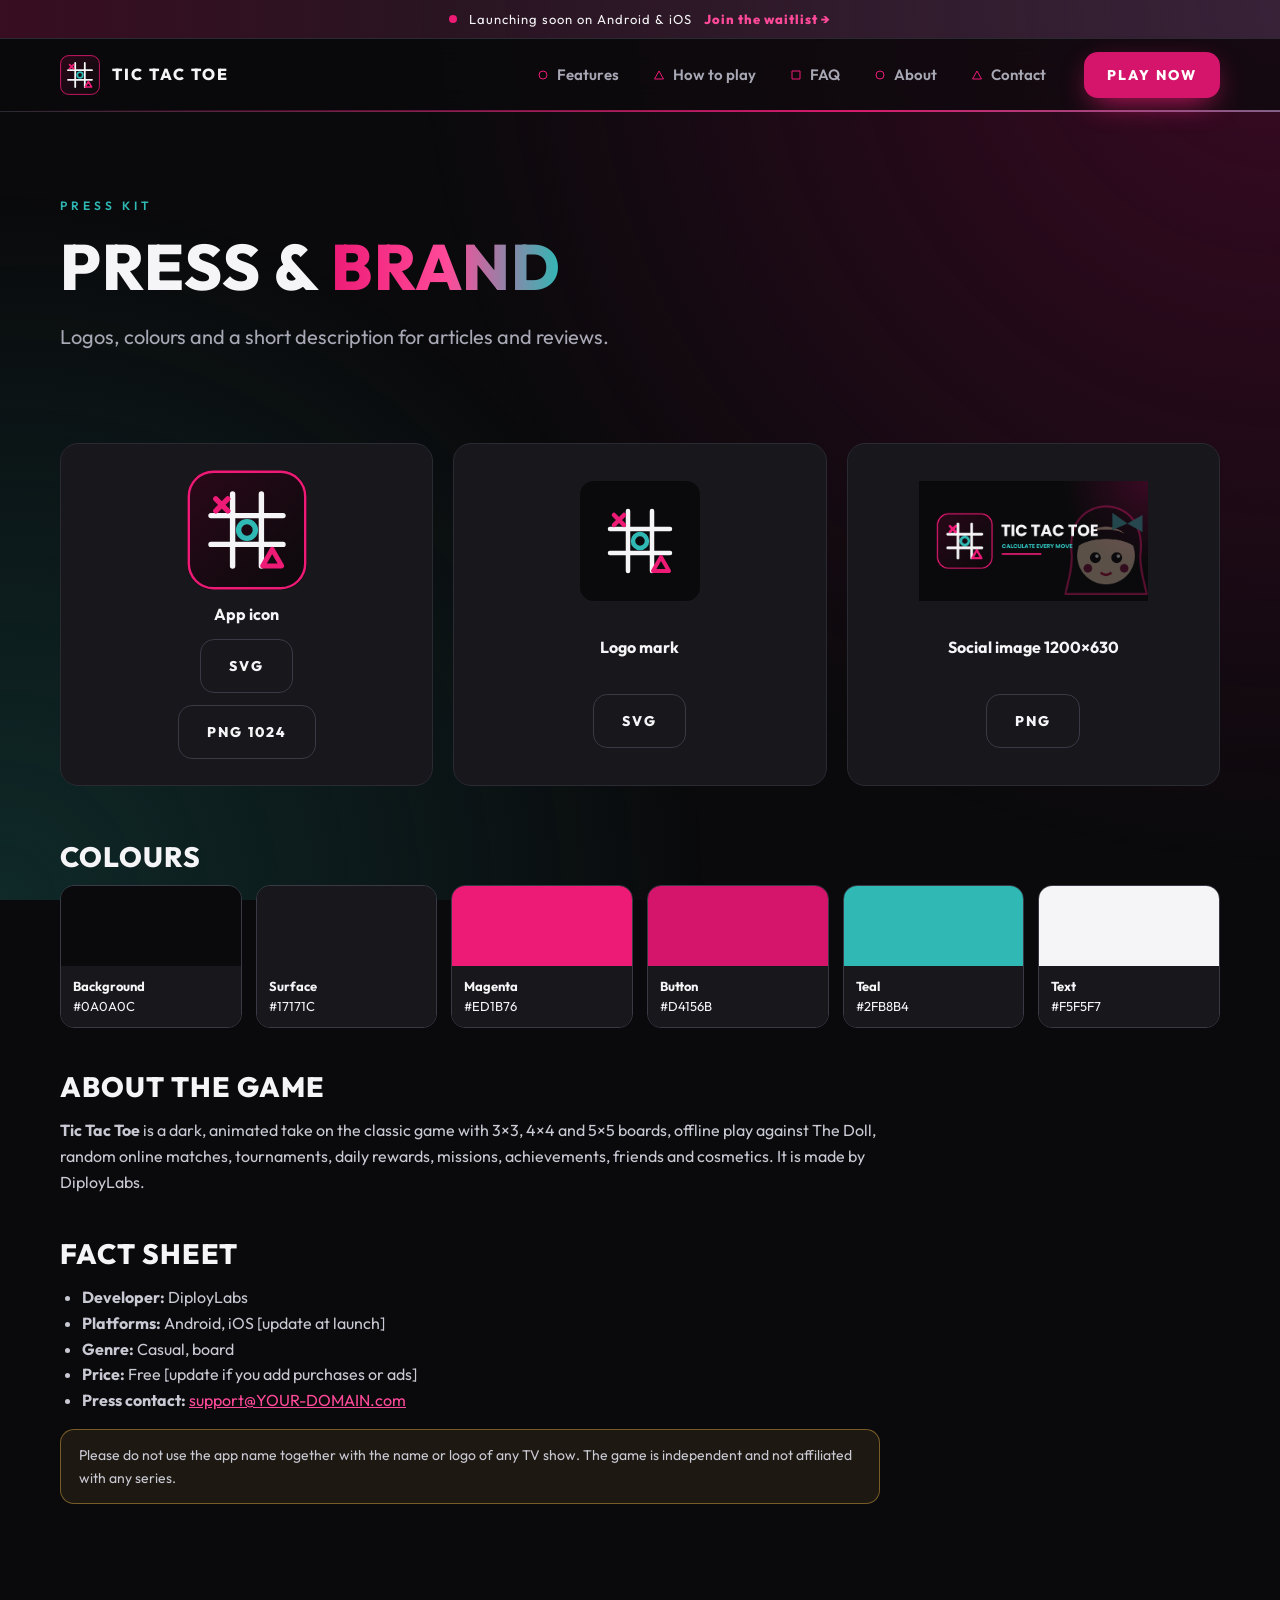
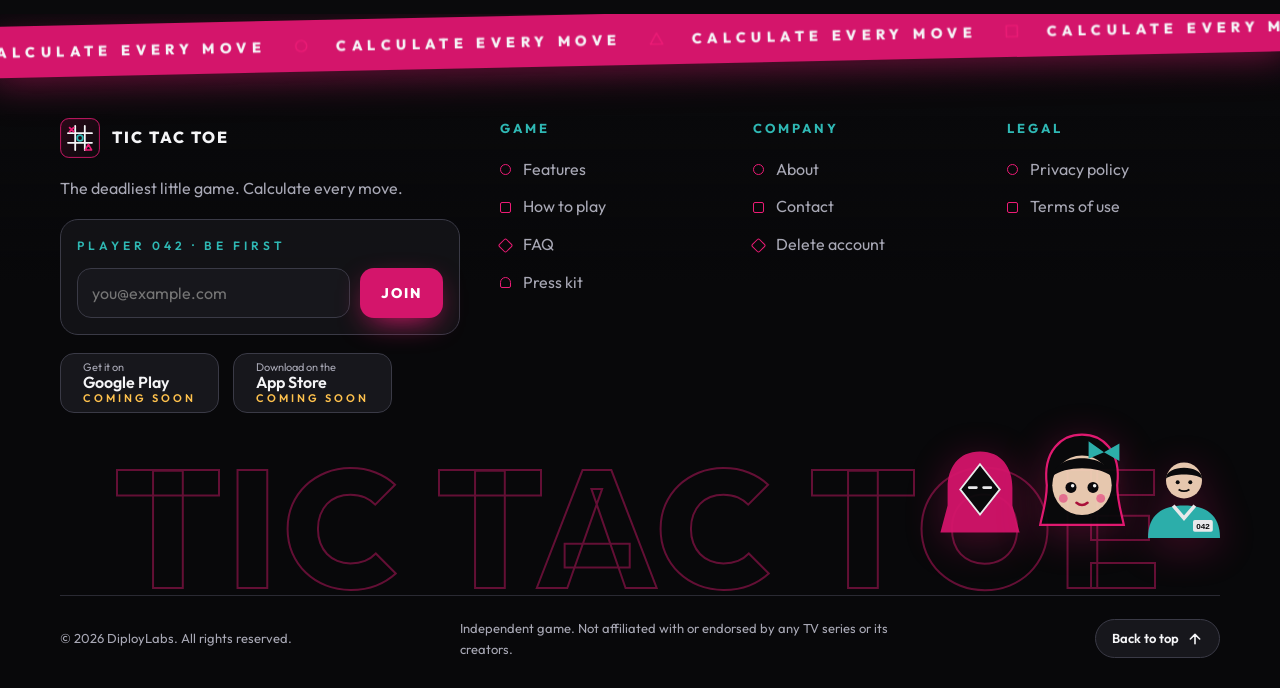
<file: press.html>
<!doctype html>
<html lang="en"><head><meta charset="utf-8"><meta name="viewport" content="width=device-width,initial-scale=1">
<title>Press kit · Tic Tac Toe</title><meta name="description" content="Logos, colours, fact sheet and description for Tic Tac Toe press and reviews."><link rel="canonical" href="https://YOUR-DOMAIN.com/press.html">
<meta name="theme-color" content="#0A0A0C"><meta property="og:type" content="website"><meta property="og:title" content="Press kit · Tic Tac Toe"><meta property="og:description" content="Logos, colours, fact sheet and description for Tic Tac Toe press and reviews."><meta property="og:image" content="https://YOUR-DOMAIN.com/assets/img/og-image.png"><meta property="og:url" content="https://YOUR-DOMAIN.com/press.html"><meta name="twitter:card" content="summary_large_image">
<link rel="icon" type="image/svg+xml" href="assets/img/favicon.svg"><link rel="apple-touch-icon" href="assets/img/apple-touch-icon.png">
<link rel="preconnect" href="https://fonts.googleapis.com"><link rel="preconnect" href="https://fonts.gstatic.com" crossorigin>
<link href="https://fonts.googleapis.com/css2?family=Outfit:wght@400;600;800&display=swap" rel="stylesheet">
<link rel="stylesheet" href="assets/css/style.css"></head>
<body><svg width="0" height="0" style="position:absolute" aria-hidden="true" focusable="false"><defs>
<symbol id="x" viewBox="0 0 24 24"><path d="M5 5l14 14M19 5L5 19" fill="none" stroke="#ED1B76" stroke-width="3.4" stroke-linecap="round"/></symbol>
<symbol id="o" viewBox="0 0 24 24"><circle cx="12" cy="12" r="7" fill="none" stroke="#2FB8B4" stroke-width="3.4"/></symbol>
<symbol id="s-circle" viewBox="0 0 24 24"><circle cx="12" cy="12" r="8" fill="none" stroke="#ED1B76" stroke-width="2" stroke-linejoin="round"/></symbol>
<symbol id="s-tri" viewBox="0 0 24 24"><path d="M12 4l9 16H3z" fill="none" stroke="#ED1B76" stroke-width="2" stroke-linejoin="round"/></symbol>
<symbol id="s-sq" viewBox="0 0 24 24"><rect x="4" y="4" width="16" height="16" fill="none" stroke="#ED1B76" stroke-width="2" stroke-linejoin="round"/></symbol>
<symbol id="i-bot" viewBox="0 0 24 24"><g fill="none" stroke="currentColor" stroke-width="2" stroke-linecap="round" stroke-linejoin="round"><rect x="4" y="8" width="16" height="12" rx="3"/><path d="M12 8V4M9 14h.01M15 14h.01"/></g></symbol>
<symbol id="i-globe" viewBox="0 0 24 24"><g fill="none" stroke="currentColor" stroke-width="2" stroke-linecap="round" stroke-linejoin="round"><circle cx="12" cy="12" r="9"/><path d="M3 12h18M12 3c3 3 3 15 0 18M12 3c-3 3-3 15 0 18"/></g></symbol>
<symbol id="i-users" viewBox="0 0 24 24"><g fill="none" stroke="currentColor" stroke-width="2" stroke-linecap="round" stroke-linejoin="round"><circle cx="9" cy="8" r="3.5"/><circle cx="17" cy="9" r="2.5"/><path d="M2 20c0-4 3-6 7-6s7 2 7 6M17 14c3 0 5 2 5 5"/></g></symbol>
<symbol id="i-trophy" viewBox="0 0 24 24"><g fill="none" stroke="currentColor" stroke-width="2" stroke-linecap="round" stroke-linejoin="round"><path d="M7 4h10v5a5 5 0 01-10 0zM7 6H4v2a3 3 0 003 3M17 6h3v2a3 3 0 01-3 3M12 14v4M8 20h8"/></g></symbol>
<symbol id="i-gift" viewBox="0 0 24 24"><g fill="none" stroke="currentColor" stroke-width="2" stroke-linecap="round" stroke-linejoin="round"><rect x="3" y="9" width="18" height="5"/><path d="M5 14v6h14v-6M12 9v11M12 9c-2-4-6-3-5 0zM12 9c2-4 6-3 5 0z"/></g></symbol>
<symbol id="i-target" viewBox="0 0 24 24"><g fill="none" stroke="currentColor" stroke-width="2" stroke-linecap="round"><circle cx="12" cy="12" r="9"/><circle cx="12" cy="12" r="5"/><circle cx="12" cy="12" r="1"/></g></symbol>
<symbol id="i-bag" viewBox="0 0 24 24"><g fill="none" stroke="currentColor" stroke-width="2" stroke-linecap="round" stroke-linejoin="round"><path d="M5 8h14l-1 12H6zM9 8V6a3 3 0 016 0v2"/></g></symbol>
<symbol id="i-bar" viewBox="0 0 24 24"><g fill="none" stroke="currentColor" stroke-width="2" stroke-linecap="round"><path d="M5 20V10M12 20V4M19 20v-7"/></g></symbol>
<symbol id="i-edit" viewBox="0 0 24 24"><g fill="none" stroke="currentColor" stroke-width="2" stroke-linecap="round" stroke-linejoin="round"><path d="M4 20h4L19 9l-4-4L4 16zM14 6l4 4"/></g></symbol>
<symbol id="i-mail" viewBox="0 0 24 24"><g fill="none" stroke="currentColor" stroke-width="2" stroke-linecap="round" stroke-linejoin="round"><rect x="3" y="5" width="18" height="14" rx="2"/><path d="M3 7l9 6 9-6"/></g></symbol>
<symbol id="i-clock" viewBox="0 0 24 24"><g fill="none" stroke="currentColor" stroke-width="2" stroke-linecap="round"><circle cx="12" cy="12" r="9"/><path d="M12 7v5l3 2"/></g></symbol>
<symbol id="i-shield" viewBox="0 0 24 24"><g fill="none" stroke="currentColor" stroke-width="2" stroke-linecap="round" stroke-linejoin="round"><path d="M12 3l8 3v6c0 5-3.5 8-8 9-4.5-1-8-4-8-9V6z"/><path d="M9 12l2 2 4-4"/></g></symbol>
<symbol id="i-flame" viewBox="0 0 24 24"><g fill="none" stroke="currentColor" stroke-width="2" stroke-linecap="round" stroke-linejoin="round"><path d="M12 3c1 4 5 5 5 10a5 5 0 01-10 0c0-2 1-3 2-4 0 2 1 3 2 3 0-3-1-6 1-9z"/></g></symbol>
<symbol id="i-coin" viewBox="0 0 24 24"><g fill="none" stroke="currentColor" stroke-width="2" stroke-linecap="round"><circle cx="12" cy="12" r="9"/><path d="M12 7v10M9 10h5a2 2 0 010 4H9"/></g></symbol>
<symbol id="i-flag" viewBox="0 0 24 24"><g fill="none" stroke="currentColor" stroke-width="2" stroke-linecap="round" stroke-linejoin="round"><path d="M5 21V4M5 4h12l-2 4 2 4H5"/></g></symbol>
<symbol id="i-trash" viewBox="0 0 24 24"><g fill="none" stroke="currentColor" stroke-width="2" stroke-linecap="round" stroke-linejoin="round"><path d="M4 7h16M9 7V4h6v3M6 7l1 13h10l1-13"/></g></symbol>
</defs></svg><a class="skip" href="#main">Skip to content</a>
<div class="progress" aria-hidden="true"><i></i></div>
<div class="topbar"><div class="container"><span class="dot" aria-hidden="true"></span><span>Launching soon<span class="hide-m"> on Android &amp; iOS</span></span><a href="index.html#join">Join the waitlist →</a></div></div>
<header class="site-header" id="top"><div class="container nav"><a class="brand" href="index.html" aria-label="Tic Tac Toe home"><img src="assets/img/logo.svg" alt="" width="40" height="40"><span>TIC TAC TOE</span></a>
<ul><li><a href="features.html"><svg class="nsh" aria-hidden="true"><use href="#s-circle"/></svg>Features</a></li><li><a href="how-to-play.html"><svg class="nsh" aria-hidden="true"><use href="#s-tri"/></svg>How to play</a></li><li><a href="faq.html"><svg class="nsh" aria-hidden="true"><use href="#s-sq"/></svg>FAQ</a></li><li><a href="about.html"><svg class="nsh" aria-hidden="true"><use href="#s-circle"/></svg>About</a></li><li><a href="contact.html"><svg class="nsh" aria-hidden="true"><use href="#s-tri"/></svg>Contact</a></li></ul><a class="btn btn-primary btn-cta" href="index.html#download"><span>Play now</span></a>
<button class="burger" aria-label="Open menu" aria-expanded="false" aria-controls="menu"><span></span><span></span><span></span></button></div></header>
<div class="menu" id="menu" aria-hidden="true" role="dialog" aria-modal="true" aria-label="Menu">
<div class="menu-bg" aria-hidden="true"><img class="menu-doll" src="assets/img/doll.svg" alt=""><span class="fs fs1"><svg class="" aria-hidden="true"><use href="#s-circle"/></svg></span><span class="fs fs2"><svg class="" aria-hidden="true"><use href="#s-tri"/></svg></span><span class="fs fs3"><svg class="" aria-hidden="true"><use href="#s-sq"/></svg></span></div>
<div class="menu-inner"><span class="tag menu-tag">Choose your game</span><ol class="menu-links"><li style="--i:1"><a href="features.html"><span class="pn">001</span><span class="ml">Features</span><span class="mh"></span><svg class="msh" aria-hidden="true"><use href="#s-circle"/></svg></a></li><li style="--i:2"><a href="how-to-play.html"><span class="pn">002</span><span class="ml">How to play</span><span class="mh"></span><svg class="msh" aria-hidden="true"><use href="#s-tri"/></svg></a></li><li style="--i:3"><a href="faq.html"><span class="pn">003</span><span class="ml">FAQ</span><span class="mh"></span><svg class="msh" aria-hidden="true"><use href="#s-sq"/></svg></a></li><li style="--i:4"><a href="about.html"><span class="pn">004</span><span class="ml">About</span><span class="mh"></span><svg class="msh" aria-hidden="true"><use href="#s-circle"/></svg></a></li><li style="--i:5"><a href="contact.html"><span class="pn">005</span><span class="ml">Contact</span><span class="mh"></span><svg class="msh" aria-hidden="true"><use href="#s-tri"/></svg></a></li></ol>
<div class="menu-foot"><div class="menu-card"><span class="tag">Player 042</span><b>Ready to play?</b><div class="stores"><a class="btn btn-store" href="#" data-store="play" aria-label="Get it on Google Play (coming soon)"><small>Get it on</small>Google Play <span class="soon soon-badge">Coming soon</span></a><a class="btn btn-store" href="#" data-store="app" aria-label="Download on the App Store (coming soon)"><small>Download on the</small>App Store <span class="soon soon-badge">Coming soon</span></a></div></div><div class="mgrid" aria-hidden="true"><i style="--k:0"><svg class="" aria-hidden="true"><use href="#x"/></svg></i><i style="--k:1"></i><i style="--k:2"><svg class="" aria-hidden="true"><use href="#o"/></svg></i><i style="--k:3"></i><i style="--k:4"><svg class="" aria-hidden="true"><use href="#x"/></svg></i><i style="--k:5"></i><i style="--k:6"><svg class="" aria-hidden="true"><use href="#o"/></svg></i><i style="--k:7"></i><i style="--k:8"><svg class="" aria-hidden="true"><use href="#x"/></svg></i></div></div></div></div>
<main id="main"><section class="page-hero"><div class="container"><span class="tag">Press kit</span><h1>Press &amp; <span class="grad">brand</span></h1><p class="lead">Logos, colours and a short description for articles and reviews.</p></div></section>
<section style="padding-top:30px"><div class="container"><div class="grid g3">
<div class="dl reveal"><img src="assets/img/logo.svg" alt="Tic Tac Toe app icon"><b>App icon</b><a class="btn btn-ghost" href="assets/img/logo.svg" download>SVG</a> <a class="btn btn-ghost" href="assets/img/logo-1024.png" download>PNG 1024</a></div>
<div class="dl reveal d1"><img src="assets/img/logo-mark.svg" alt="Tic Tac Toe mark" style="background:#0A0A0C;border-radius:14px;padding:10px"><b>Logo mark</b><a class="btn btn-ghost" href="assets/img/logo-mark.svg" download>SVG</a></div>
<div class="dl reveal d2"><img src="assets/img/og-image.png" alt="Social share image"><b>Social image 1200×630</b><a class="btn btn-ghost" href="assets/img/og-image.png" download>PNG</a></div></div>
<div class="prose" style="margin-top:56px"><h2>Colours</h2></div><div class="swatches reveal"><div class="sw"><i style="background:#0A0A0C"></i><div><b>Background</b><br>#0A0A0C</div></div><div class="sw"><i style="background:#17171C"></i><div><b>Surface</b><br>#17171C</div></div><div class="sw"><i style="background:#ED1B76"></i><div><b>Magenta</b><br>#ED1B76</div></div><div class="sw"><i style="background:#D4156B"></i><div><b>Button</b><br>#D4156B</div></div><div class="sw"><i style="background:#2FB8B4"></i><div><b>Teal</b><br>#2FB8B4</div></div><div class="sw"><i style="background:#F5F5F7"></i><div><b>Text</b><br>#F5F5F7</div></div></div>
<div class="prose"><h2>About the game</h2><p><b>Tic Tac Toe</b> is a dark, animated take on the classic game with 3×3, 4×4 and 5×5 boards, offline play against The Doll, random online matches, tournaments, daily rewards, missions, achievements, friends and cosmetics. It is made by DiployLabs.</p>
<h2>Fact sheet</h2><ul><li><b>Developer:</b> DiployLabs</li><li><b>Platforms:</b> Android, iOS [update at launch]</li><li><b>Genre:</b> Casual, board</li><li><b>Price:</b> Free [update if you add purchases or ads]</li><li><b>Press contact:</b> <a data-email href="#">support@YOUR-DOMAIN.com</a></li></ul>
<p class="note">Please do not use the app name together with the name or logo of any TV show. The game is independent and not affiliated with any series.</p></div></div></section></main>
<footer class="site-footer"><div class="f-marquee" aria-hidden="true"><div><span>Calculate every move</span><svg class="msep" aria-hidden="true"><use href="#s-circle"/></svg><span>Calculate every move</span><svg class="msep" aria-hidden="true"><use href="#s-tri"/></svg><span>Calculate every move</span><svg class="msep" aria-hidden="true"><use href="#s-sq"/></svg><span>Calculate every move</span><svg class="msep" aria-hidden="true"><use href="#s-circle"/></svg><span>Calculate every move</span><svg class="msep" aria-hidden="true"><use href="#s-tri"/></svg><span>Calculate every move</span><svg class="msep" aria-hidden="true"><use href="#s-sq"/></svg><span>Calculate every move</span><svg class="msep" aria-hidden="true"><use href="#s-circle"/></svg><span>Calculate every move</span><svg class="msep" aria-hidden="true"><use href="#s-tri"/></svg><span>Calculate every move</span><svg class="msep" aria-hidden="true"><use href="#s-sq"/></svg><span>Calculate every move</span><svg class="msep" aria-hidden="true"><use href="#s-circle"/></svg><span>Calculate every move</span><svg class="msep" aria-hidden="true"><use href="#s-tri"/></svg><span>Calculate every move</span><svg class="msep" aria-hidden="true"><use href="#s-sq"/></svg><span>Calculate every move</span><svg class="msep" aria-hidden="true"><use href="#s-circle"/></svg><span>Calculate every move</span><svg class="msep" aria-hidden="true"><use href="#s-tri"/></svg><span>Calculate every move</span><svg class="msep" aria-hidden="true"><use href="#s-sq"/></svg><span>Calculate every move</span><svg class="msep" aria-hidden="true"><use href="#s-circle"/></svg><span>Calculate every move</span><svg class="msep" aria-hidden="true"><use href="#s-tri"/></svg><span>Calculate every move</span><svg class="msep" aria-hidden="true"><use href="#s-sq"/></svg><span>Calculate every move</span><svg class="msep" aria-hidden="true"><use href="#s-circle"/></svg><span>Calculate every move</span><svg class="msep" aria-hidden="true"><use href="#s-tri"/></svg><span>Calculate every move</span><svg class="msep" aria-hidden="true"><use href="#s-sq"/></svg><span>Calculate every move</span><svg class="msep" aria-hidden="true"><use href="#s-circle"/></svg><span>Calculate every move</span><svg class="msep" aria-hidden="true"><use href="#s-tri"/></svg><span>Calculate every move</span><svg class="msep" aria-hidden="true"><use href="#s-sq"/></svg></div></div>
<div class="container f-main"><div class="f-brand"><a class="brand" href="index.html"><img src="assets/img/logo.svg" alt="" width="48" height="48"><span>TIC TAC TOE</span></a><p>The deadliest little game. Calculate every move.</p>
<form class="f-join" data-form data-subject="Launch notification signup (footer)" novalidate><span class="tag">Player 042 · be first</span><div class="f-join-row"><input name="email" type="email" required placeholder="you@example.com" aria-label="Your email" autocomplete="email"><button class="btn btn-primary" type="submit">Join</button></div><div class="hp" aria-hidden="true"><input name="website" tabindex="-1" autocomplete="off"></div><div class="form-msg" role="status" aria-live="polite"></div></form>
<div class="stores" style="justify-content:flex-start"><a class="btn btn-store" href="#" data-store="play" aria-label="Get it on Google Play (coming soon)"><small>Get it on</small>Google Play <span class="soon soon-badge">Coming soon</span></a><a class="btn btn-store" href="#" data-store="app" aria-label="Download on the App Store (coming soon)"><small>Download on the</small>App Store <span class="soon soon-badge">Coming soon</span></a></div></div>
<nav class="f-col" aria-label="Game"><h4>Game</h4><ul><li><a href="features.html">Features</a></li><li><a href="how-to-play.html">How to play</a></li><li><a href="faq.html">FAQ</a></li><li><a href="press.html">Press kit</a></li></ul></nav>
<nav class="f-col" aria-label="Company"><h4>Company</h4><ul><li><a href="about.html">About</a></li><li><a href="contact.html">Contact</a></li><li><a href="delete-account.html">Delete account</a></li></ul></nav>
<nav class="f-col" aria-label="Legal"><h4>Legal</h4><ul><li><a href="privacy.html">Privacy policy</a></li><li><a href="terms.html">Terms of use</a></li></ul></nav></div>
<div class="f-chars" aria-hidden="true"><img src="assets/img/guard.svg" alt=""><img src="assets/img/doll.svg" alt=""><img src="assets/img/player.svg" alt=""></div>
<div class="f-word" aria-hidden="true">Tic Tac Toe</div>
<div class="container f-bottom"><span>© <span data-year>2026</span> DiployLabs. All rights reserved.</span><span class="f-disc">Independent game. Not affiliated with or endorsed by any TV series or its creators.</span><a class="totop" href="#top">Back to top <svg aria-hidden="true" viewBox="0 0 24 24"><path d="M12 19V5M5 12l7-7 7 7" fill="none" stroke="currentColor" stroke-width="2.4" stroke-linecap="round" stroke-linejoin="round"/></svg></a></div></footer>
<script src="assets/js/main.js"></script></body></html>
</file>
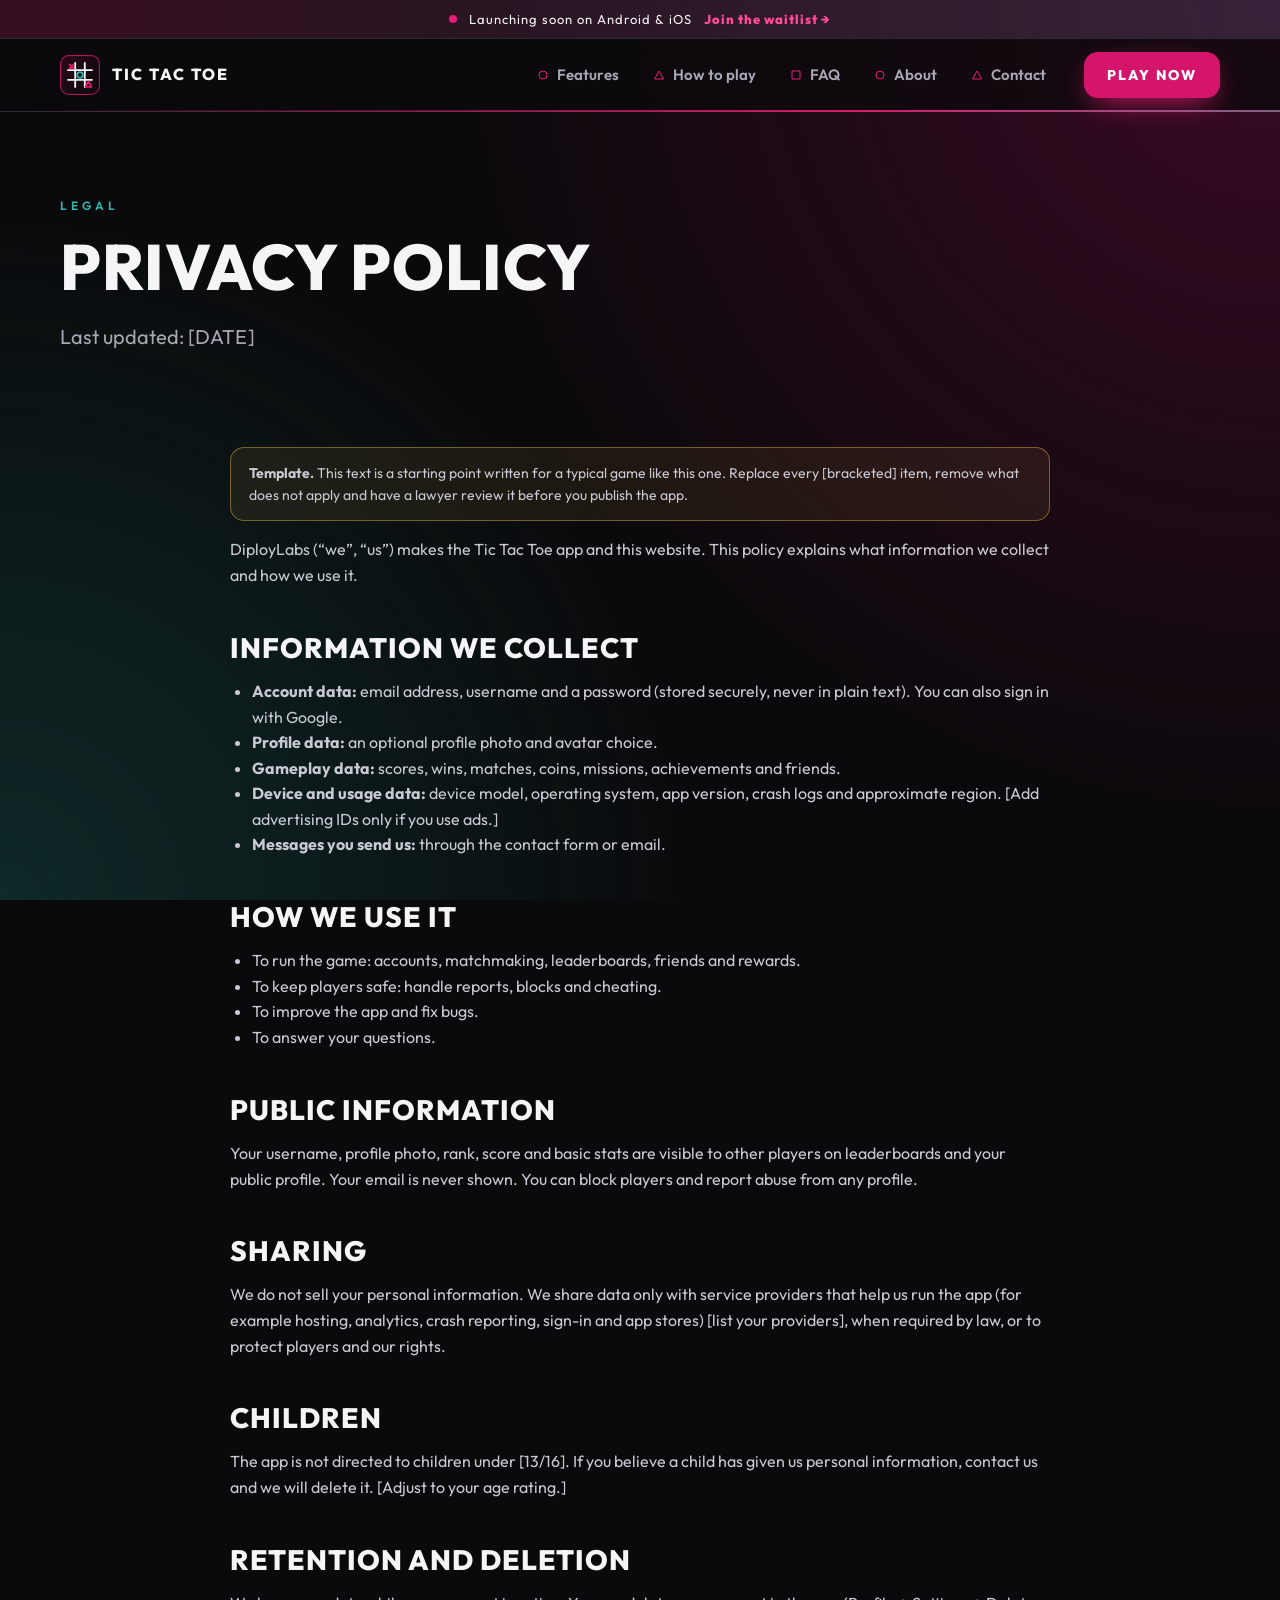
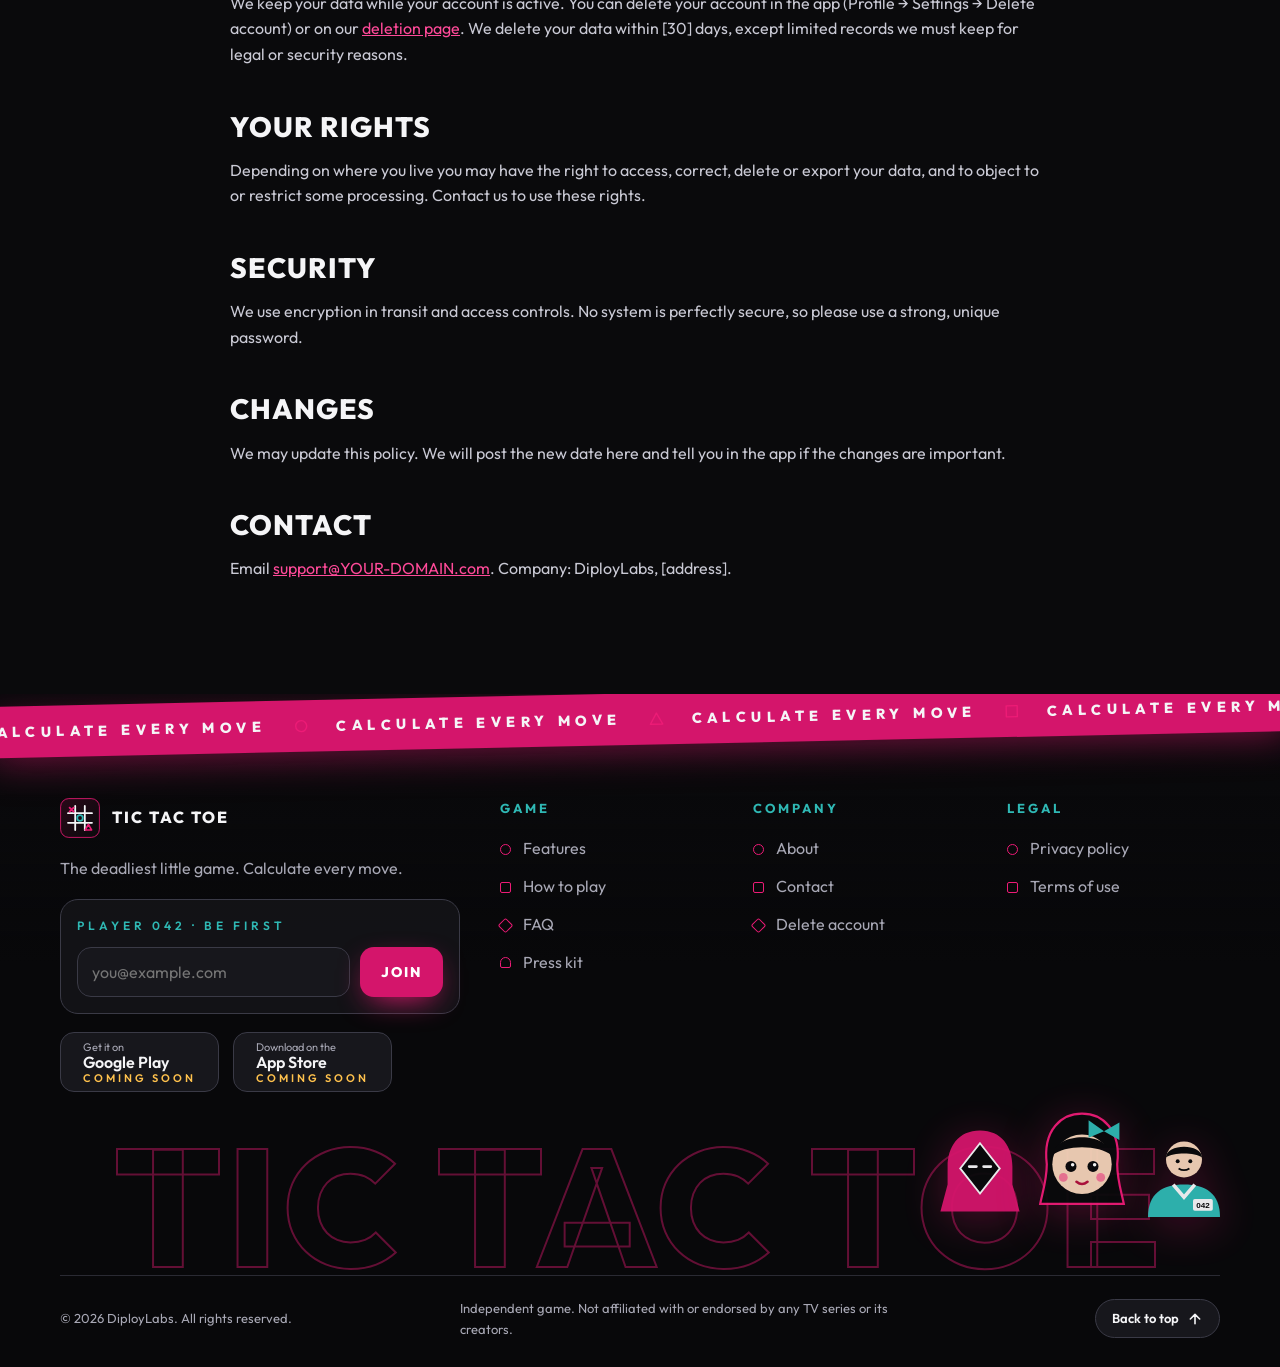
<file: privacy.html>
<!doctype html>
<html lang="en"><head><meta charset="utf-8"><meta name="viewport" content="width=device-width,initial-scale=1">
<title>Privacy policy · Tic Tac Toe</title><meta name="description" content="How Tic Tac Toe collects, uses and protects your information."><link rel="canonical" href="https://YOUR-DOMAIN.com/privacy.html">
<meta name="theme-color" content="#0A0A0C"><meta property="og:type" content="website"><meta property="og:title" content="Privacy policy · Tic Tac Toe"><meta property="og:description" content="How Tic Tac Toe collects, uses and protects your information."><meta property="og:image" content="https://YOUR-DOMAIN.com/assets/img/og-image.png"><meta property="og:url" content="https://YOUR-DOMAIN.com/privacy.html"><meta name="twitter:card" content="summary_large_image">
<link rel="icon" type="image/svg+xml" href="assets/img/favicon.svg"><link rel="apple-touch-icon" href="assets/img/apple-touch-icon.png">
<link rel="preconnect" href="https://fonts.googleapis.com"><link rel="preconnect" href="https://fonts.gstatic.com" crossorigin>
<link href="https://fonts.googleapis.com/css2?family=Outfit:wght@400;600;800&display=swap" rel="stylesheet">
<link rel="stylesheet" href="assets/css/style.css"></head>
<body><svg width="0" height="0" style="position:absolute" aria-hidden="true" focusable="false"><defs>
<symbol id="x" viewBox="0 0 24 24"><path d="M5 5l14 14M19 5L5 19" fill="none" stroke="#ED1B76" stroke-width="3.4" stroke-linecap="round"/></symbol>
<symbol id="o" viewBox="0 0 24 24"><circle cx="12" cy="12" r="7" fill="none" stroke="#2FB8B4" stroke-width="3.4"/></symbol>
<symbol id="s-circle" viewBox="0 0 24 24"><circle cx="12" cy="12" r="8" fill="none" stroke="#ED1B76" stroke-width="2" stroke-linejoin="round"/></symbol>
<symbol id="s-tri" viewBox="0 0 24 24"><path d="M12 4l9 16H3z" fill="none" stroke="#ED1B76" stroke-width="2" stroke-linejoin="round"/></symbol>
<symbol id="s-sq" viewBox="0 0 24 24"><rect x="4" y="4" width="16" height="16" fill="none" stroke="#ED1B76" stroke-width="2" stroke-linejoin="round"/></symbol>
<symbol id="i-bot" viewBox="0 0 24 24"><g fill="none" stroke="currentColor" stroke-width="2" stroke-linecap="round" stroke-linejoin="round"><rect x="4" y="8" width="16" height="12" rx="3"/><path d="M12 8V4M9 14h.01M15 14h.01"/></g></symbol>
<symbol id="i-globe" viewBox="0 0 24 24"><g fill="none" stroke="currentColor" stroke-width="2" stroke-linecap="round" stroke-linejoin="round"><circle cx="12" cy="12" r="9"/><path d="M3 12h18M12 3c3 3 3 15 0 18M12 3c-3 3-3 15 0 18"/></g></symbol>
<symbol id="i-users" viewBox="0 0 24 24"><g fill="none" stroke="currentColor" stroke-width="2" stroke-linecap="round" stroke-linejoin="round"><circle cx="9" cy="8" r="3.5"/><circle cx="17" cy="9" r="2.5"/><path d="M2 20c0-4 3-6 7-6s7 2 7 6M17 14c3 0 5 2 5 5"/></g></symbol>
<symbol id="i-trophy" viewBox="0 0 24 24"><g fill="none" stroke="currentColor" stroke-width="2" stroke-linecap="round" stroke-linejoin="round"><path d="M7 4h10v5a5 5 0 01-10 0zM7 6H4v2a3 3 0 003 3M17 6h3v2a3 3 0 01-3 3M12 14v4M8 20h8"/></g></symbol>
<symbol id="i-gift" viewBox="0 0 24 24"><g fill="none" stroke="currentColor" stroke-width="2" stroke-linecap="round" stroke-linejoin="round"><rect x="3" y="9" width="18" height="5"/><path d="M5 14v6h14v-6M12 9v11M12 9c-2-4-6-3-5 0zM12 9c2-4 6-3 5 0z"/></g></symbol>
<symbol id="i-target" viewBox="0 0 24 24"><g fill="none" stroke="currentColor" stroke-width="2" stroke-linecap="round"><circle cx="12" cy="12" r="9"/><circle cx="12" cy="12" r="5"/><circle cx="12" cy="12" r="1"/></g></symbol>
<symbol id="i-bag" viewBox="0 0 24 24"><g fill="none" stroke="currentColor" stroke-width="2" stroke-linecap="round" stroke-linejoin="round"><path d="M5 8h14l-1 12H6zM9 8V6a3 3 0 016 0v2"/></g></symbol>
<symbol id="i-bar" viewBox="0 0 24 24"><g fill="none" stroke="currentColor" stroke-width="2" stroke-linecap="round"><path d="M5 20V10M12 20V4M19 20v-7"/></g></symbol>
<symbol id="i-edit" viewBox="0 0 24 24"><g fill="none" stroke="currentColor" stroke-width="2" stroke-linecap="round" stroke-linejoin="round"><path d="M4 20h4L19 9l-4-4L4 16zM14 6l4 4"/></g></symbol>
<symbol id="i-mail" viewBox="0 0 24 24"><g fill="none" stroke="currentColor" stroke-width="2" stroke-linecap="round" stroke-linejoin="round"><rect x="3" y="5" width="18" height="14" rx="2"/><path d="M3 7l9 6 9-6"/></g></symbol>
<symbol id="i-clock" viewBox="0 0 24 24"><g fill="none" stroke="currentColor" stroke-width="2" stroke-linecap="round"><circle cx="12" cy="12" r="9"/><path d="M12 7v5l3 2"/></g></symbol>
<symbol id="i-shield" viewBox="0 0 24 24"><g fill="none" stroke="currentColor" stroke-width="2" stroke-linecap="round" stroke-linejoin="round"><path d="M12 3l8 3v6c0 5-3.5 8-8 9-4.5-1-8-4-8-9V6z"/><path d="M9 12l2 2 4-4"/></g></symbol>
<symbol id="i-flame" viewBox="0 0 24 24"><g fill="none" stroke="currentColor" stroke-width="2" stroke-linecap="round" stroke-linejoin="round"><path d="M12 3c1 4 5 5 5 10a5 5 0 01-10 0c0-2 1-3 2-4 0 2 1 3 2 3 0-3-1-6 1-9z"/></g></symbol>
<symbol id="i-coin" viewBox="0 0 24 24"><g fill="none" stroke="currentColor" stroke-width="2" stroke-linecap="round"><circle cx="12" cy="12" r="9"/><path d="M12 7v10M9 10h5a2 2 0 010 4H9"/></g></symbol>
<symbol id="i-flag" viewBox="0 0 24 24"><g fill="none" stroke="currentColor" stroke-width="2" stroke-linecap="round" stroke-linejoin="round"><path d="M5 21V4M5 4h12l-2 4 2 4H5"/></g></symbol>
<symbol id="i-trash" viewBox="0 0 24 24"><g fill="none" stroke="currentColor" stroke-width="2" stroke-linecap="round" stroke-linejoin="round"><path d="M4 7h16M9 7V4h6v3M6 7l1 13h10l1-13"/></g></symbol>
</defs></svg><a class="skip" href="#main">Skip to content</a>
<div class="progress" aria-hidden="true"><i></i></div>
<div class="topbar"><div class="container"><span class="dot" aria-hidden="true"></span><span>Launching soon<span class="hide-m"> on Android &amp; iOS</span></span><a href="index.html#join">Join the waitlist →</a></div></div>
<header class="site-header" id="top"><div class="container nav"><a class="brand" href="index.html" aria-label="Tic Tac Toe home"><img src="assets/img/logo.svg" alt="" width="40" height="40"><span>TIC TAC TOE</span></a>
<ul><li><a href="features.html"><svg class="nsh" aria-hidden="true"><use href="#s-circle"/></svg>Features</a></li><li><a href="how-to-play.html"><svg class="nsh" aria-hidden="true"><use href="#s-tri"/></svg>How to play</a></li><li><a href="faq.html"><svg class="nsh" aria-hidden="true"><use href="#s-sq"/></svg>FAQ</a></li><li><a href="about.html"><svg class="nsh" aria-hidden="true"><use href="#s-circle"/></svg>About</a></li><li><a href="contact.html"><svg class="nsh" aria-hidden="true"><use href="#s-tri"/></svg>Contact</a></li></ul><a class="btn btn-primary btn-cta" href="index.html#download"><span>Play now</span></a>
<button class="burger" aria-label="Open menu" aria-expanded="false" aria-controls="menu"><span></span><span></span><span></span></button></div></header>
<div class="menu" id="menu" aria-hidden="true" role="dialog" aria-modal="true" aria-label="Menu">
<div class="menu-bg" aria-hidden="true"><img class="menu-doll" src="assets/img/doll.svg" alt=""><span class="fs fs1"><svg class="" aria-hidden="true"><use href="#s-circle"/></svg></span><span class="fs fs2"><svg class="" aria-hidden="true"><use href="#s-tri"/></svg></span><span class="fs fs3"><svg class="" aria-hidden="true"><use href="#s-sq"/></svg></span></div>
<div class="menu-inner"><span class="tag menu-tag">Choose your game</span><ol class="menu-links"><li style="--i:1"><a href="features.html"><span class="pn">001</span><span class="ml">Features</span><span class="mh"></span><svg class="msh" aria-hidden="true"><use href="#s-circle"/></svg></a></li><li style="--i:2"><a href="how-to-play.html"><span class="pn">002</span><span class="ml">How to play</span><span class="mh"></span><svg class="msh" aria-hidden="true"><use href="#s-tri"/></svg></a></li><li style="--i:3"><a href="faq.html"><span class="pn">003</span><span class="ml">FAQ</span><span class="mh"></span><svg class="msh" aria-hidden="true"><use href="#s-sq"/></svg></a></li><li style="--i:4"><a href="about.html"><span class="pn">004</span><span class="ml">About</span><span class="mh"></span><svg class="msh" aria-hidden="true"><use href="#s-circle"/></svg></a></li><li style="--i:5"><a href="contact.html"><span class="pn">005</span><span class="ml">Contact</span><span class="mh"></span><svg class="msh" aria-hidden="true"><use href="#s-tri"/></svg></a></li></ol>
<div class="menu-foot"><div class="menu-card"><span class="tag">Player 042</span><b>Ready to play?</b><div class="stores"><a class="btn btn-store" href="#" data-store="play" aria-label="Get it on Google Play (coming soon)"><small>Get it on</small>Google Play <span class="soon soon-badge">Coming soon</span></a><a class="btn btn-store" href="#" data-store="app" aria-label="Download on the App Store (coming soon)"><small>Download on the</small>App Store <span class="soon soon-badge">Coming soon</span></a></div></div><div class="mgrid" aria-hidden="true"><i style="--k:0"><svg class="" aria-hidden="true"><use href="#x"/></svg></i><i style="--k:1"></i><i style="--k:2"><svg class="" aria-hidden="true"><use href="#o"/></svg></i><i style="--k:3"></i><i style="--k:4"><svg class="" aria-hidden="true"><use href="#x"/></svg></i><i style="--k:5"></i><i style="--k:6"><svg class="" aria-hidden="true"><use href="#o"/></svg></i><i style="--k:7"></i><i style="--k:8"><svg class="" aria-hidden="true"><use href="#x"/></svg></i></div></div></div></div>
<main id="main"><section class="page-hero"><div class="container"><span class="tag">Legal</span><h1>Privacy policy</h1><p class="lead">Last updated: [DATE]</p></div></section><section style="padding-top:20px"><div class="container prose"><p class="note"><b>Template.</b> This text is a starting point written for a typical game like this one. Replace every [bracketed] item, remove what does not apply and have a lawyer review it before you publish the app.</p><p>DiployLabs (“we”, “us”) makes the Tic Tac Toe app and this website. This policy explains what information we collect and how we use it.</p><h2>Information we collect</h2><ul><li><b>Account data:</b> email address, username and a password (stored securely, never in plain text). You can also sign in with Google.</li><li><b>Profile data:</b> an optional profile photo and avatar choice.</li><li><b>Gameplay data:</b> scores, wins, matches, coins, missions, achievements and friends.</li><li><b>Device and usage data:</b> device model, operating system, app version, crash logs and approximate region. [Add advertising IDs only if you use ads.]</li><li><b>Messages you send us:</b> through the contact form or email.</li></ul><h2>How we use it</h2><ul><li>To run the game: accounts, matchmaking, leaderboards, friends and rewards.</li><li>To keep players safe: handle reports, blocks and cheating.</li><li>To improve the app and fix bugs.</li><li>To answer your questions.</li></ul><h2>Public information</h2><p>Your username, profile photo, rank, score and basic stats are visible to other players on leaderboards and your public profile. Your email is never shown. You can block players and report abuse from any profile.</p><h2>Sharing</h2><p>We do not sell your personal information. We share data only with service providers that help us run the app (for example hosting, analytics, crash reporting, sign-in and app stores) [list your providers], when required by law, or to protect players and our rights.</p><h2>Children</h2><p>The app is not directed to children under [13/16]. If you believe a child has given us personal information, contact us and we will delete it. [Adjust to your age rating.]</p><h2>Retention and deletion</h2><p>We keep your data while your account is active. You can delete your account in the app (Profile → Settings → Delete account) or on our <a href="delete-account.html">deletion page</a>. We delete your data within [30] days, except limited records we must keep for legal or security reasons.</p><h2>Your rights</h2><p>Depending on where you live you may have the right to access, correct, delete or export your data, and to object to or restrict some processing. Contact us to use these rights.</p><h2>Security</h2><p>We use encryption in transit and access controls. No system is perfectly secure, so please use a strong, unique password.</p><h2>Changes</h2><p>We may update this policy. We will post the new date here and tell you in the app if the changes are important.</p><h2>Contact</h2><p>Email <a data-email href="#">support@YOUR-DOMAIN.com</a>. Company: DiployLabs, [address].</p></div></section></main>
<footer class="site-footer"><div class="f-marquee" aria-hidden="true"><div><span>Calculate every move</span><svg class="msep" aria-hidden="true"><use href="#s-circle"/></svg><span>Calculate every move</span><svg class="msep" aria-hidden="true"><use href="#s-tri"/></svg><span>Calculate every move</span><svg class="msep" aria-hidden="true"><use href="#s-sq"/></svg><span>Calculate every move</span><svg class="msep" aria-hidden="true"><use href="#s-circle"/></svg><span>Calculate every move</span><svg class="msep" aria-hidden="true"><use href="#s-tri"/></svg><span>Calculate every move</span><svg class="msep" aria-hidden="true"><use href="#s-sq"/></svg><span>Calculate every move</span><svg class="msep" aria-hidden="true"><use href="#s-circle"/></svg><span>Calculate every move</span><svg class="msep" aria-hidden="true"><use href="#s-tri"/></svg><span>Calculate every move</span><svg class="msep" aria-hidden="true"><use href="#s-sq"/></svg><span>Calculate every move</span><svg class="msep" aria-hidden="true"><use href="#s-circle"/></svg><span>Calculate every move</span><svg class="msep" aria-hidden="true"><use href="#s-tri"/></svg><span>Calculate every move</span><svg class="msep" aria-hidden="true"><use href="#s-sq"/></svg><span>Calculate every move</span><svg class="msep" aria-hidden="true"><use href="#s-circle"/></svg><span>Calculate every move</span><svg class="msep" aria-hidden="true"><use href="#s-tri"/></svg><span>Calculate every move</span><svg class="msep" aria-hidden="true"><use href="#s-sq"/></svg><span>Calculate every move</span><svg class="msep" aria-hidden="true"><use href="#s-circle"/></svg><span>Calculate every move</span><svg class="msep" aria-hidden="true"><use href="#s-tri"/></svg><span>Calculate every move</span><svg class="msep" aria-hidden="true"><use href="#s-sq"/></svg><span>Calculate every move</span><svg class="msep" aria-hidden="true"><use href="#s-circle"/></svg><span>Calculate every move</span><svg class="msep" aria-hidden="true"><use href="#s-tri"/></svg><span>Calculate every move</span><svg class="msep" aria-hidden="true"><use href="#s-sq"/></svg><span>Calculate every move</span><svg class="msep" aria-hidden="true"><use href="#s-circle"/></svg><span>Calculate every move</span><svg class="msep" aria-hidden="true"><use href="#s-tri"/></svg><span>Calculate every move</span><svg class="msep" aria-hidden="true"><use href="#s-sq"/></svg></div></div>
<div class="container f-main"><div class="f-brand"><a class="brand" href="index.html"><img src="assets/img/logo.svg" alt="" width="48" height="48"><span>TIC TAC TOE</span></a><p>The deadliest little game. Calculate every move.</p>
<form class="f-join" data-form data-subject="Launch notification signup (footer)" novalidate><span class="tag">Player 042 · be first</span><div class="f-join-row"><input name="email" type="email" required placeholder="you@example.com" aria-label="Your email" autocomplete="email"><button class="btn btn-primary" type="submit">Join</button></div><div class="hp" aria-hidden="true"><input name="website" tabindex="-1" autocomplete="off"></div><div class="form-msg" role="status" aria-live="polite"></div></form>
<div class="stores" style="justify-content:flex-start"><a class="btn btn-store" href="#" data-store="play" aria-label="Get it on Google Play (coming soon)"><small>Get it on</small>Google Play <span class="soon soon-badge">Coming soon</span></a><a class="btn btn-store" href="#" data-store="app" aria-label="Download on the App Store (coming soon)"><small>Download on the</small>App Store <span class="soon soon-badge">Coming soon</span></a></div></div>
<nav class="f-col" aria-label="Game"><h4>Game</h4><ul><li><a href="features.html">Features</a></li><li><a href="how-to-play.html">How to play</a></li><li><a href="faq.html">FAQ</a></li><li><a href="press.html">Press kit</a></li></ul></nav>
<nav class="f-col" aria-label="Company"><h4>Company</h4><ul><li><a href="about.html">About</a></li><li><a href="contact.html">Contact</a></li><li><a href="delete-account.html">Delete account</a></li></ul></nav>
<nav class="f-col" aria-label="Legal"><h4>Legal</h4><ul><li><a href="privacy.html">Privacy policy</a></li><li><a href="terms.html">Terms of use</a></li></ul></nav></div>
<div class="f-chars" aria-hidden="true"><img src="assets/img/guard.svg" alt=""><img src="assets/img/doll.svg" alt=""><img src="assets/img/player.svg" alt=""></div>
<div class="f-word" aria-hidden="true">Tic Tac Toe</div>
<div class="container f-bottom"><span>© <span data-year>2026</span> DiployLabs. All rights reserved.</span><span class="f-disc">Independent game. Not affiliated with or endorsed by any TV series or its creators.</span><a class="totop" href="#top">Back to top <svg aria-hidden="true" viewBox="0 0 24 24"><path d="M12 19V5M5 12l7-7 7 7" fill="none" stroke="currentColor" stroke-width="2.4" stroke-linecap="round" stroke-linejoin="round"/></svg></a></div></footer>
<script src="assets/js/main.js"></script></body></html>
</file>
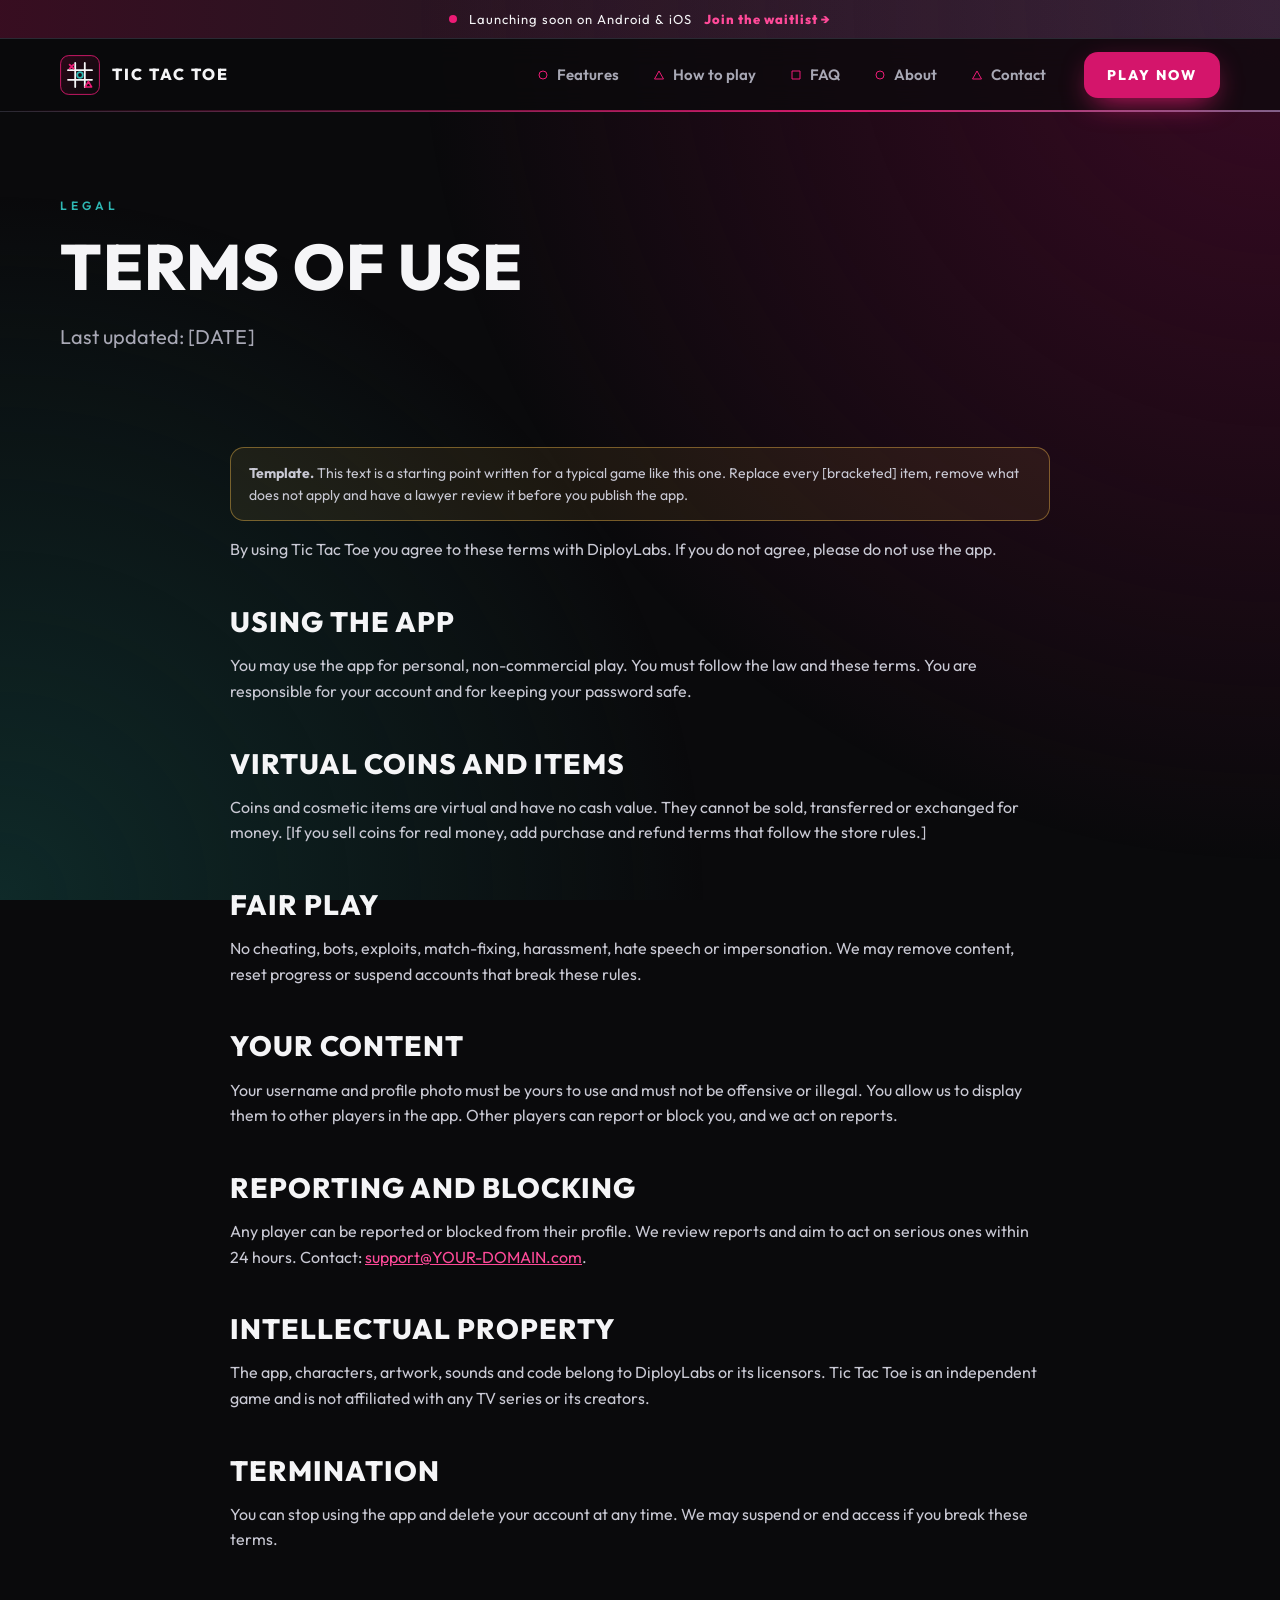
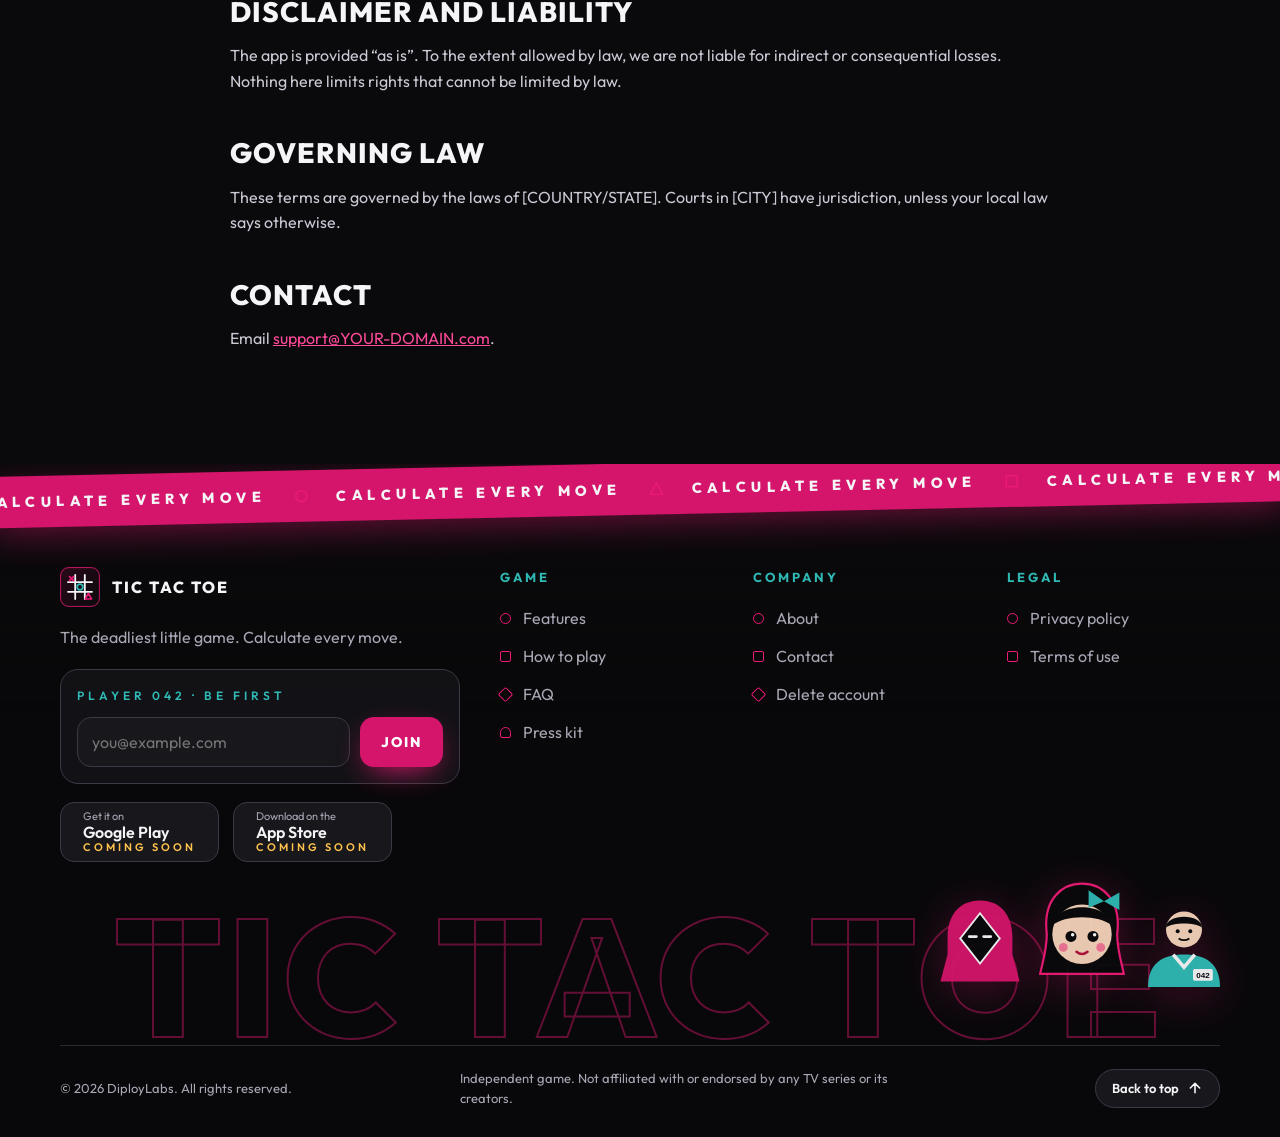
<file: terms.html>
<!doctype html>
<html lang="en"><head><meta charset="utf-8"><meta name="viewport" content="width=device-width,initial-scale=1">
<title>Terms of use · Tic Tac Toe</title><meta name="description" content="The rules for using the Tic Tac Toe app and website."><link rel="canonical" href="https://YOUR-DOMAIN.com/terms.html">
<meta name="theme-color" content="#0A0A0C"><meta property="og:type" content="website"><meta property="og:title" content="Terms of use · Tic Tac Toe"><meta property="og:description" content="The rules for using the Tic Tac Toe app and website."><meta property="og:image" content="https://YOUR-DOMAIN.com/assets/img/og-image.png"><meta property="og:url" content="https://YOUR-DOMAIN.com/terms.html"><meta name="twitter:card" content="summary_large_image">
<link rel="icon" type="image/svg+xml" href="assets/img/favicon.svg"><link rel="apple-touch-icon" href="assets/img/apple-touch-icon.png">
<link rel="preconnect" href="https://fonts.googleapis.com"><link rel="preconnect" href="https://fonts.gstatic.com" crossorigin>
<link href="https://fonts.googleapis.com/css2?family=Outfit:wght@400;600;800&display=swap" rel="stylesheet">
<link rel="stylesheet" href="assets/css/style.css"></head>
<body><svg width="0" height="0" style="position:absolute" aria-hidden="true" focusable="false"><defs>
<symbol id="x" viewBox="0 0 24 24"><path d="M5 5l14 14M19 5L5 19" fill="none" stroke="#ED1B76" stroke-width="3.4" stroke-linecap="round"/></symbol>
<symbol id="o" viewBox="0 0 24 24"><circle cx="12" cy="12" r="7" fill="none" stroke="#2FB8B4" stroke-width="3.4"/></symbol>
<symbol id="s-circle" viewBox="0 0 24 24"><circle cx="12" cy="12" r="8" fill="none" stroke="#ED1B76" stroke-width="2" stroke-linejoin="round"/></symbol>
<symbol id="s-tri" viewBox="0 0 24 24"><path d="M12 4l9 16H3z" fill="none" stroke="#ED1B76" stroke-width="2" stroke-linejoin="round"/></symbol>
<symbol id="s-sq" viewBox="0 0 24 24"><rect x="4" y="4" width="16" height="16" fill="none" stroke="#ED1B76" stroke-width="2" stroke-linejoin="round"/></symbol>
<symbol id="i-bot" viewBox="0 0 24 24"><g fill="none" stroke="currentColor" stroke-width="2" stroke-linecap="round" stroke-linejoin="round"><rect x="4" y="8" width="16" height="12" rx="3"/><path d="M12 8V4M9 14h.01M15 14h.01"/></g></symbol>
<symbol id="i-globe" viewBox="0 0 24 24"><g fill="none" stroke="currentColor" stroke-width="2" stroke-linecap="round" stroke-linejoin="round"><circle cx="12" cy="12" r="9"/><path d="M3 12h18M12 3c3 3 3 15 0 18M12 3c-3 3-3 15 0 18"/></g></symbol>
<symbol id="i-users" viewBox="0 0 24 24"><g fill="none" stroke="currentColor" stroke-width="2" stroke-linecap="round" stroke-linejoin="round"><circle cx="9" cy="8" r="3.5"/><circle cx="17" cy="9" r="2.5"/><path d="M2 20c0-4 3-6 7-6s7 2 7 6M17 14c3 0 5 2 5 5"/></g></symbol>
<symbol id="i-trophy" viewBox="0 0 24 24"><g fill="none" stroke="currentColor" stroke-width="2" stroke-linecap="round" stroke-linejoin="round"><path d="M7 4h10v5a5 5 0 01-10 0zM7 6H4v2a3 3 0 003 3M17 6h3v2a3 3 0 01-3 3M12 14v4M8 20h8"/></g></symbol>
<symbol id="i-gift" viewBox="0 0 24 24"><g fill="none" stroke="currentColor" stroke-width="2" stroke-linecap="round" stroke-linejoin="round"><rect x="3" y="9" width="18" height="5"/><path d="M5 14v6h14v-6M12 9v11M12 9c-2-4-6-3-5 0zM12 9c2-4 6-3 5 0z"/></g></symbol>
<symbol id="i-target" viewBox="0 0 24 24"><g fill="none" stroke="currentColor" stroke-width="2" stroke-linecap="round"><circle cx="12" cy="12" r="9"/><circle cx="12" cy="12" r="5"/><circle cx="12" cy="12" r="1"/></g></symbol>
<symbol id="i-bag" viewBox="0 0 24 24"><g fill="none" stroke="currentColor" stroke-width="2" stroke-linecap="round" stroke-linejoin="round"><path d="M5 8h14l-1 12H6zM9 8V6a3 3 0 016 0v2"/></g></symbol>
<symbol id="i-bar" viewBox="0 0 24 24"><g fill="none" stroke="currentColor" stroke-width="2" stroke-linecap="round"><path d="M5 20V10M12 20V4M19 20v-7"/></g></symbol>
<symbol id="i-edit" viewBox="0 0 24 24"><g fill="none" stroke="currentColor" stroke-width="2" stroke-linecap="round" stroke-linejoin="round"><path d="M4 20h4L19 9l-4-4L4 16zM14 6l4 4"/></g></symbol>
<symbol id="i-mail" viewBox="0 0 24 24"><g fill="none" stroke="currentColor" stroke-width="2" stroke-linecap="round" stroke-linejoin="round"><rect x="3" y="5" width="18" height="14" rx="2"/><path d="M3 7l9 6 9-6"/></g></symbol>
<symbol id="i-clock" viewBox="0 0 24 24"><g fill="none" stroke="currentColor" stroke-width="2" stroke-linecap="round"><circle cx="12" cy="12" r="9"/><path d="M12 7v5l3 2"/></g></symbol>
<symbol id="i-shield" viewBox="0 0 24 24"><g fill="none" stroke="currentColor" stroke-width="2" stroke-linecap="round" stroke-linejoin="round"><path d="M12 3l8 3v6c0 5-3.5 8-8 9-4.5-1-8-4-8-9V6z"/><path d="M9 12l2 2 4-4"/></g></symbol>
<symbol id="i-flame" viewBox="0 0 24 24"><g fill="none" stroke="currentColor" stroke-width="2" stroke-linecap="round" stroke-linejoin="round"><path d="M12 3c1 4 5 5 5 10a5 5 0 01-10 0c0-2 1-3 2-4 0 2 1 3 2 3 0-3-1-6 1-9z"/></g></symbol>
<symbol id="i-coin" viewBox="0 0 24 24"><g fill="none" stroke="currentColor" stroke-width="2" stroke-linecap="round"><circle cx="12" cy="12" r="9"/><path d="M12 7v10M9 10h5a2 2 0 010 4H9"/></g></symbol>
<symbol id="i-flag" viewBox="0 0 24 24"><g fill="none" stroke="currentColor" stroke-width="2" stroke-linecap="round" stroke-linejoin="round"><path d="M5 21V4M5 4h12l-2 4 2 4H5"/></g></symbol>
<symbol id="i-trash" viewBox="0 0 24 24"><g fill="none" stroke="currentColor" stroke-width="2" stroke-linecap="round" stroke-linejoin="round"><path d="M4 7h16M9 7V4h6v3M6 7l1 13h10l1-13"/></g></symbol>
</defs></svg><a class="skip" href="#main">Skip to content</a>
<div class="progress" aria-hidden="true"><i></i></div>
<div class="topbar"><div class="container"><span class="dot" aria-hidden="true"></span><span>Launching soon<span class="hide-m"> on Android &amp; iOS</span></span><a href="index.html#join">Join the waitlist →</a></div></div>
<header class="site-header" id="top"><div class="container nav"><a class="brand" href="index.html" aria-label="Tic Tac Toe home"><img src="assets/img/logo.svg" alt="" width="40" height="40"><span>TIC TAC TOE</span></a>
<ul><li><a href="features.html"><svg class="nsh" aria-hidden="true"><use href="#s-circle"/></svg>Features</a></li><li><a href="how-to-play.html"><svg class="nsh" aria-hidden="true"><use href="#s-tri"/></svg>How to play</a></li><li><a href="faq.html"><svg class="nsh" aria-hidden="true"><use href="#s-sq"/></svg>FAQ</a></li><li><a href="about.html"><svg class="nsh" aria-hidden="true"><use href="#s-circle"/></svg>About</a></li><li><a href="contact.html"><svg class="nsh" aria-hidden="true"><use href="#s-tri"/></svg>Contact</a></li></ul><a class="btn btn-primary btn-cta" href="index.html#download"><span>Play now</span></a>
<button class="burger" aria-label="Open menu" aria-expanded="false" aria-controls="menu"><span></span><span></span><span></span></button></div></header>
<div class="menu" id="menu" aria-hidden="true" role="dialog" aria-modal="true" aria-label="Menu">
<div class="menu-bg" aria-hidden="true"><img class="menu-doll" src="assets/img/doll.svg" alt=""><span class="fs fs1"><svg class="" aria-hidden="true"><use href="#s-circle"/></svg></span><span class="fs fs2"><svg class="" aria-hidden="true"><use href="#s-tri"/></svg></span><span class="fs fs3"><svg class="" aria-hidden="true"><use href="#s-sq"/></svg></span></div>
<div class="menu-inner"><span class="tag menu-tag">Choose your game</span><ol class="menu-links"><li style="--i:1"><a href="features.html"><span class="pn">001</span><span class="ml">Features</span><span class="mh"></span><svg class="msh" aria-hidden="true"><use href="#s-circle"/></svg></a></li><li style="--i:2"><a href="how-to-play.html"><span class="pn">002</span><span class="ml">How to play</span><span class="mh"></span><svg class="msh" aria-hidden="true"><use href="#s-tri"/></svg></a></li><li style="--i:3"><a href="faq.html"><span class="pn">003</span><span class="ml">FAQ</span><span class="mh"></span><svg class="msh" aria-hidden="true"><use href="#s-sq"/></svg></a></li><li style="--i:4"><a href="about.html"><span class="pn">004</span><span class="ml">About</span><span class="mh"></span><svg class="msh" aria-hidden="true"><use href="#s-circle"/></svg></a></li><li style="--i:5"><a href="contact.html"><span class="pn">005</span><span class="ml">Contact</span><span class="mh"></span><svg class="msh" aria-hidden="true"><use href="#s-tri"/></svg></a></li></ol>
<div class="menu-foot"><div class="menu-card"><span class="tag">Player 042</span><b>Ready to play?</b><div class="stores"><a class="btn btn-store" href="#" data-store="play" aria-label="Get it on Google Play (coming soon)"><small>Get it on</small>Google Play <span class="soon soon-badge">Coming soon</span></a><a class="btn btn-store" href="#" data-store="app" aria-label="Download on the App Store (coming soon)"><small>Download on the</small>App Store <span class="soon soon-badge">Coming soon</span></a></div></div><div class="mgrid" aria-hidden="true"><i style="--k:0"><svg class="" aria-hidden="true"><use href="#x"/></svg></i><i style="--k:1"></i><i style="--k:2"><svg class="" aria-hidden="true"><use href="#o"/></svg></i><i style="--k:3"></i><i style="--k:4"><svg class="" aria-hidden="true"><use href="#x"/></svg></i><i style="--k:5"></i><i style="--k:6"><svg class="" aria-hidden="true"><use href="#o"/></svg></i><i style="--k:7"></i><i style="--k:8"><svg class="" aria-hidden="true"><use href="#x"/></svg></i></div></div></div></div>
<main id="main"><section class="page-hero"><div class="container"><span class="tag">Legal</span><h1>Terms of use</h1><p class="lead">Last updated: [DATE]</p></div></section><section style="padding-top:20px"><div class="container prose"><p class="note"><b>Template.</b> This text is a starting point written for a typical game like this one. Replace every [bracketed] item, remove what does not apply and have a lawyer review it before you publish the app.</p><p>By using Tic Tac Toe you agree to these terms with DiployLabs. If you do not agree, please do not use the app.</p><h2>Using the app</h2><p>You may use the app for personal, non-commercial play. You must follow the law and these terms. You are responsible for your account and for keeping your password safe.</p><h2>Virtual coins and items</h2><p>Coins and cosmetic items are virtual and have no cash value. They cannot be sold, transferred or exchanged for money. [If you sell coins for real money, add purchase and refund terms that follow the store rules.]</p><h2>Fair play</h2><p>No cheating, bots, exploits, match-fixing, harassment, hate speech or impersonation. We may remove content, reset progress or suspend accounts that break these rules.</p><h2>Your content</h2><p>Your username and profile photo must be yours to use and must not be offensive or illegal. You allow us to display them to other players in the app. Other players can report or block you, and we act on reports.</p><h2>Reporting and blocking</h2><p>Any player can be reported or blocked from their profile. We review reports and aim to act on serious ones within 24 hours. Contact: <a data-email href="#">support@YOUR-DOMAIN.com</a>.</p><h2>Intellectual property</h2><p>The app, characters, artwork, sounds and code belong to DiployLabs or its licensors. Tic Tac Toe is an independent game and is not affiliated with any TV series or its creators.</p><h2>Termination</h2><p>You can stop using the app and delete your account at any time. We may suspend or end access if you break these terms.</p><h2>Disclaimer and liability</h2><p>The app is provided “as is”. To the extent allowed by law, we are not liable for indirect or consequential losses. Nothing here limits rights that cannot be limited by law.</p><h2>Governing law</h2><p>These terms are governed by the laws of [COUNTRY/STATE]. Courts in [CITY] have jurisdiction, unless your local law says otherwise.</p><h2>Contact</h2><p>Email <a data-email href="#">support@YOUR-DOMAIN.com</a>.</p></div></section></main>
<footer class="site-footer"><div class="f-marquee" aria-hidden="true"><div><span>Calculate every move</span><svg class="msep" aria-hidden="true"><use href="#s-circle"/></svg><span>Calculate every move</span><svg class="msep" aria-hidden="true"><use href="#s-tri"/></svg><span>Calculate every move</span><svg class="msep" aria-hidden="true"><use href="#s-sq"/></svg><span>Calculate every move</span><svg class="msep" aria-hidden="true"><use href="#s-circle"/></svg><span>Calculate every move</span><svg class="msep" aria-hidden="true"><use href="#s-tri"/></svg><span>Calculate every move</span><svg class="msep" aria-hidden="true"><use href="#s-sq"/></svg><span>Calculate every move</span><svg class="msep" aria-hidden="true"><use href="#s-circle"/></svg><span>Calculate every move</span><svg class="msep" aria-hidden="true"><use href="#s-tri"/></svg><span>Calculate every move</span><svg class="msep" aria-hidden="true"><use href="#s-sq"/></svg><span>Calculate every move</span><svg class="msep" aria-hidden="true"><use href="#s-circle"/></svg><span>Calculate every move</span><svg class="msep" aria-hidden="true"><use href="#s-tri"/></svg><span>Calculate every move</span><svg class="msep" aria-hidden="true"><use href="#s-sq"/></svg><span>Calculate every move</span><svg class="msep" aria-hidden="true"><use href="#s-circle"/></svg><span>Calculate every move</span><svg class="msep" aria-hidden="true"><use href="#s-tri"/></svg><span>Calculate every move</span><svg class="msep" aria-hidden="true"><use href="#s-sq"/></svg><span>Calculate every move</span><svg class="msep" aria-hidden="true"><use href="#s-circle"/></svg><span>Calculate every move</span><svg class="msep" aria-hidden="true"><use href="#s-tri"/></svg><span>Calculate every move</span><svg class="msep" aria-hidden="true"><use href="#s-sq"/></svg><span>Calculate every move</span><svg class="msep" aria-hidden="true"><use href="#s-circle"/></svg><span>Calculate every move</span><svg class="msep" aria-hidden="true"><use href="#s-tri"/></svg><span>Calculate every move</span><svg class="msep" aria-hidden="true"><use href="#s-sq"/></svg><span>Calculate every move</span><svg class="msep" aria-hidden="true"><use href="#s-circle"/></svg><span>Calculate every move</span><svg class="msep" aria-hidden="true"><use href="#s-tri"/></svg><span>Calculate every move</span><svg class="msep" aria-hidden="true"><use href="#s-sq"/></svg></div></div>
<div class="container f-main"><div class="f-brand"><a class="brand" href="index.html"><img src="assets/img/logo.svg" alt="" width="48" height="48"><span>TIC TAC TOE</span></a><p>The deadliest little game. Calculate every move.</p>
<form class="f-join" data-form data-subject="Launch notification signup (footer)" novalidate><span class="tag">Player 042 · be first</span><div class="f-join-row"><input name="email" type="email" required placeholder="you@example.com" aria-label="Your email" autocomplete="email"><button class="btn btn-primary" type="submit">Join</button></div><div class="hp" aria-hidden="true"><input name="website" tabindex="-1" autocomplete="off"></div><div class="form-msg" role="status" aria-live="polite"></div></form>
<div class="stores" style="justify-content:flex-start"><a class="btn btn-store" href="#" data-store="play" aria-label="Get it on Google Play (coming soon)"><small>Get it on</small>Google Play <span class="soon soon-badge">Coming soon</span></a><a class="btn btn-store" href="#" data-store="app" aria-label="Download on the App Store (coming soon)"><small>Download on the</small>App Store <span class="soon soon-badge">Coming soon</span></a></div></div>
<nav class="f-col" aria-label="Game"><h4>Game</h4><ul><li><a href="features.html">Features</a></li><li><a href="how-to-play.html">How to play</a></li><li><a href="faq.html">FAQ</a></li><li><a href="press.html">Press kit</a></li></ul></nav>
<nav class="f-col" aria-label="Company"><h4>Company</h4><ul><li><a href="about.html">About</a></li><li><a href="contact.html">Contact</a></li><li><a href="delete-account.html">Delete account</a></li></ul></nav>
<nav class="f-col" aria-label="Legal"><h4>Legal</h4><ul><li><a href="privacy.html">Privacy policy</a></li><li><a href="terms.html">Terms of use</a></li></ul></nav></div>
<div class="f-chars" aria-hidden="true"><img src="assets/img/guard.svg" alt=""><img src="assets/img/doll.svg" alt=""><img src="assets/img/player.svg" alt=""></div>
<div class="f-word" aria-hidden="true">Tic Tac Toe</div>
<div class="container f-bottom"><span>© <span data-year>2026</span> DiployLabs. All rights reserved.</span><span class="f-disc">Independent game. Not affiliated with or endorsed by any TV series or its creators.</span><a class="totop" href="#top">Back to top <svg aria-hidden="true" viewBox="0 0 24 24"><path d="M12 19V5M5 12l7-7 7 7" fill="none" stroke="currentColor" stroke-width="2.4" stroke-linecap="round" stroke-linejoin="round"/></svg></a></div></footer>
<script src="assets/js/main.js"></script></body></html>
</file>
<file: assets/css/style.css>
:root{--bg:#0A0A0C;--surface:#17171C;--surface2:#1E1E26;--border:#2A2A33;--border2:#3A3A46;--text:#F5F5F7;--muted:#A8A8B5;--magenta:#ED1B76;--pink:#FF4A99;--btn:#D4156B;--teal:#2FB8B4;--gold:#FFC24D;--r:18px}
*{box-sizing:border-box}html{scroll-behavior:smooth;overflow-x:hidden}
body{margin:0;background:var(--bg);color:var(--text);font-family:'Outfit',system-ui,-apple-system,'Segoe UI',Roboto,sans-serif;line-height:1.6;-webkit-font-smoothing:antialiased;overflow-x:hidden}
body::before{content:"";position:fixed;inset:0;z-index:-2;background:radial-gradient(circle at 100% 0,#3A0A24 0,transparent 55%),radial-gradient(circle at 0 100%,#0F2A29 0,transparent 45%)}
img,svg{max-width:100%}a{color:inherit}
.container{width:min(1160px,92%);margin:0 auto}
.skip{position:absolute;left:-999px;top:8px;background:var(--btn);color:#fff;padding:10px 16px;border-radius:10px;z-index:100}.skip:focus{left:8px}
:focus-visible{outline:3px solid var(--teal);outline-offset:3px;border-radius:6px}
.btn{display:inline-flex;align-items:center;justify-content:center;gap:10px;height:54px;padding:0 28px;border-radius:14px;border:1px solid transparent;font:800 14px 'Outfit',sans-serif;letter-spacing:2px;text-transform:uppercase;text-decoration:none;cursor:pointer;transition:transform .2s,box-shadow .2s,background .2s}
.btn-primary{background:var(--btn);color:#fff;box-shadow:0 10px 30px -10px var(--magenta)}.btn-primary:hover{transform:translateY(-2px);box-shadow:0 16px 36px -10px var(--magenta)}
.btn-ghost{background:var(--surface);border-color:var(--border2);color:var(--text)}.btn-ghost:hover{border-color:var(--teal);transform:translateY(-2px)}
.btn-store{height:60px;text-transform:none;letter-spacing:0;font-size:16px;font-weight:600;background:var(--surface);border-color:var(--border2);flex-direction:column;gap:0;align-items:flex-start;padding:0 22px;line-height:1.15}
.btn-store small{font-size:11px;color:var(--muted);font-weight:400}
.btn-store:hover{border-color:var(--magenta)}
.tag{display:inline-block;font-size:12px;letter-spacing:4px;font-weight:600;color:var(--teal);text-transform:uppercase}
h1,h2,h3{line-height:1.08;margin:0;text-transform:uppercase;letter-spacing:1px;font-weight:800}
h1{font-size:clamp(40px,7vw,84px)}h2{font-size:clamp(30px,4.4vw,50px)}h3{font-size:20px;letter-spacing:.5px}
.lead{font-size:clamp(17px,2vw,20px);color:var(--muted);max-width:60ch}
.grad{background:linear-gradient(90deg,var(--magenta),var(--pink) 50%,var(--teal));-webkit-background-clip:text;background-clip:text;color:transparent}
section{padding:96px 0;position:relative}
.sec-head{display:grid;gap:14px;margin-bottom:48px;max-width:720px}.sec-head.center{margin-inline:auto;text-align:center;justify-items:center}
.hero{padding:70px 0 100px;overflow:hidden}.hero-grid{display:grid;grid-template-columns:1.1fr .9fr;gap:40px;align-items:center}
.hero h1{margin:16px 0 22px}.hero .row{display:flex;flex-wrap:wrap;gap:14px;margin-top:30px}
.shapes{display:flex;gap:14px;margin-bottom:6px}.shapes svg{width:44px;height:44px;animation:pop .6s both}.shapes svg:nth-child(2){animation-delay:.25s}.shapes svg:nth-child(3){animation-delay:.5s}
.crew-row{display:flex;gap:6px;margin-top:34px;align-items:flex-end}.crew-row img{width:84px;height:84px;filter:drop-shadow(0 8px 20px rgba(237,27,118,.25))}.crew-row img:nth-child(2){width:100px;height:100px}
.hero-art{position:relative;display:flex;justify-content:center}
.hero-doll{position:absolute;right:-90px;bottom:-60px;width:520px;opacity:.12;animation:float 7s ease-in-out infinite;pointer-events:none;z-index:-1}
.glow{animation:glow 2.6s ease-in-out infinite}
@keyframes glow{50%{filter:drop-shadow(0 0 16px rgba(237,27,118,.7))}}
@keyframes float{50%{transform:translateY(-16px) rotate(2deg)}}
@keyframes pop{0%{transform:scale(0);opacity:0}70%{transform:scale(1.18)}100%{transform:scale(1);opacity:1}}
@keyframes pulse{50%{box-shadow:0 0 0 8px rgba(237,27,118,.18)}}
@keyframes mq{to{transform:translateX(-50%)}}
@keyframes bar{from{width:100%}to{width:0}}
.marquee{border-block:1px solid var(--border);background:rgba(23,23,28,.6);overflow:hidden;padding:18px 0;white-space:nowrap}
.marquee div{display:inline-flex;gap:48px;animation:mq 28s linear infinite;font-weight:800;letter-spacing:4px;text-transform:uppercase;color:var(--muted);font-size:15px}
.marquee span::after{content:"◆";color:var(--magenta);margin-left:48px}
.grid{display:grid;gap:20px}.g3{grid-template-columns:repeat(3,1fr)}.g2{grid-template-columns:repeat(2,1fr)}.g4{grid-template-columns:repeat(4,1fr)}
.card{background:var(--surface);border:1px solid var(--border);border-radius:var(--r);padding:26px;transition:transform .25s,border-color .25s}
.card:hover{transform:translateY(-4px);border-color:var(--magenta)}
.card p{color:var(--muted);margin:10px 0 0}
.ico{width:54px;height:54px;border-radius:50%;border:2px solid var(--magenta);display:grid;place-items:center;margin-bottom:18px;background:var(--bg)}
.ico svg{width:24px;height:24px;color:var(--text)}.ico.t{border-color:var(--teal)}
.num{font-size:44px;font-weight:800;color:var(--magenta);line-height:1}
.phones{display:flex;justify-content:center;gap:28px;flex-wrap:wrap}
.phone{width:262px;height:540px;border-radius:38px;border:8px solid #1d1d25;background:var(--bg);position:relative;overflow:hidden;box-shadow:0 30px 60px -20px rgba(237,27,118,.35),0 0 0 1px var(--border2);text-align:left}
.phone::before{content:"";position:absolute;top:8px;left:50%;transform:translateX(-50%);width:84px;height:20px;border-radius:12px;background:#000;z-index:3}
.phone.big{width:290px;height:600px}.phone.float{animation:float 6s ease-in-out infinite}
.ph{padding:42px 14px 14px;height:100%;display:flex;flex-direction:column;gap:9px;font-size:11px;background:radial-gradient(circle at 100% 0,#3A0A24,#0A0A0C 55%)}
.ph .t1{font-weight:800;text-transform:uppercase;letter-spacing:1px;font-size:15px}
.ph .row{display:flex;align-items:center;gap:8px}.ph .c{background:var(--surface);border:1px solid var(--border);border-radius:12px;padding:9px}
.ph .av{width:28px;height:28px;border-radius:50%;background:var(--teal);flex:none}.ph .k{margin-left:auto;background:var(--surface);border:1px solid var(--border2);border-radius:99px;padding:3px 9px;font-weight:600}
.ph .mc{display:flex;gap:9px;align-items:center}.ph .mc .o{width:30px;height:30px;border:1.5px solid var(--magenta);border-radius:50%;display:grid;place-items:center;flex:none}.ph .mc .o svg{width:15px;height:15px}
.ph .mc b{display:block;font-size:12px}.ph .mc span{color:var(--muted)}
.ph .bd{display:grid;grid-template-columns:repeat(3,1fr);gap:6px;margin-top:4px}.ph .bd i{aspect-ratio:1;background:var(--surface);border:1px solid var(--border);border-radius:10px;display:grid;place-items:center}.ph svg{width:16px;height:16px;flex:none}.ph .bd svg{width:60%;height:60%}
.ph .pb{height:4px;border-radius:2px;background:var(--border)}.ph .pb i{display:block;height:4px;border-radius:2px;background:var(--magenta);animation:bar 14s linear infinite}
.ph .btn-s{margin-top:auto;background:var(--btn);border-radius:10px;text-align:center;padding:9px;font-weight:800;letter-spacing:1.5px;text-transform:uppercase;font-size:10px}
.ph .rk{display:flex;align-items:center;gap:8px;background:var(--surface);border:1px solid var(--border);border-radius:12px;padding:7px 9px}.ph .rk b.n{width:22px;height:22px;border-radius:50%;display:grid;place-items:center;color:#0A0A0C;font-size:11px}
.ph .rk em{margin-left:auto;font-style:normal;font-weight:800}
.ph .bn{margin-top:auto;display:flex;justify-content:space-around;background:var(--surface);border:1px solid var(--border);border-radius:14px;padding:8px;color:var(--muted)}.ph .bn .a{color:var(--pink)}
.mb{display:grid;gap:6px;width:150px;margin:0 auto 18px}.mb i{aspect-ratio:1;background:var(--bg);border:1px solid var(--border2);border-radius:8px;display:grid;place-items:center}.mb svg{width:62%;height:62%;display:block}
.mb.b3{grid-template-columns:repeat(3,1fr)}.mb.b4{grid-template-columns:repeat(4,1fr)}.mb.b5{grid-template-columns:repeat(5,1fr)}
.mb i.w{border-color:var(--magenta);animation:pulse 1.8s infinite}
.crew{display:grid;grid-template-columns:repeat(3,1fr);gap:20px}.crew .card{text-align:center}.crew img{width:130px;height:130px;margin:0 auto 12px;display:block;animation:float 6s ease-in-out infinite}.crew .card:nth-child(2) img{animation-delay:.8s}.crew .card:nth-child(3) img{animation-delay:1.6s}
.steps{counter-reset:s}.step{position:relative;padding-left:78px;min-height:64px}.step::before{counter-increment:s;content:counter(s,decimal-leading-zero);position:absolute;left:0;top:0;width:58px;height:58px;border-radius:50%;border:2px solid var(--magenta);display:grid;place-items:center;font-weight:800;color:var(--pink)}
details{background:var(--surface);border:1px solid var(--border);border-radius:var(--r);padding:0 22px;transition:border-color .2s}details[open]{border-color:var(--magenta)}
summary{cursor:pointer;list-style:none;padding:20px 0;font-weight:600;font-size:17px;display:flex;justify-content:space-between;gap:16px}summary::-webkit-details-marker{display:none}
summary::after{content:"+";color:var(--magenta);font-size:26px;line-height:1;transition:transform .2s}details[open] summary::after{transform:rotate(45deg)}
details p{margin:0 0 20px;color:var(--muted)}
.faq-list{display:grid;gap:12px;max-width:860px;margin:0 auto}
.cta{background:linear-gradient(135deg,rgba(237,27,118,.22),rgba(47,184,180,.12));border:1px solid var(--magenta);border-radius:28px;padding:56px;text-align:center;display:grid;gap:20px;justify-items:center;overflow:hidden;position:relative}
.stores{display:flex;flex-wrap:wrap;gap:14px;justify-content:center}
.soon{font-size:11px;letter-spacing:3px;color:var(--gold);text-transform:uppercase;font-weight:600}
form{display:grid;gap:16px}label{font-weight:600;font-size:14px;display:grid;gap:8px}
input,select,textarea{width:100%;background:var(--surface);border:1px solid var(--border2);color:var(--text);border-radius:14px;padding:15px 16px;font:400 16px 'Outfit',sans-serif}
input:focus,select:focus,textarea:focus{outline:none;border-color:var(--magenta);box-shadow:0 0 0 3px rgba(237,27,118,.2)}
textarea{min-height:150px;resize:vertical}.row2{display:grid;grid-template-columns:1fr 1fr;gap:16px}
.check{display:flex;gap:12px;align-items:flex-start;font-weight:400;color:var(--muted)}.check input{width:20px;height:20px;margin-top:3px;accent-color:var(--magenta)}
.form-msg{padding:14px 16px;border-radius:12px;display:none;font-weight:600}.form-msg.ok{display:block;background:rgba(47,184,180,.15);border:1px solid var(--teal)}.form-msg.err{display:block;background:rgba(255,122,154,.12);border:1px solid #FF7A9A}
.inline-form{display:flex;gap:10px;flex-wrap:wrap;justify-content:center;width:100%;max-width:520px}.inline-form input{flex:1;min-width:200px}.inline-form .btn{height:54px}
.hp{position:absolute;left:-9999px}
.page-hero{padding:80px 0 40px}.page-hero h1{font-size:clamp(36px,6vw,64px);margin:14px 0 18px}
.prose{max-width:820px}.prose h2{font-size:28px;margin:44px 0 12px}.prose h3{margin:26px 0 8px}.prose p,.prose li{color:#C9C9D4}.prose ul{padding-left:22px}.prose a{color:var(--pink)}
.note{background:rgba(255,194,77,.08);border:1px solid rgba(255,194,77,.4);border-radius:14px;padding:14px 18px;color:#F1D79A;font-size:14px}
.swatches{display:grid;grid-template-columns:repeat(auto-fit,minmax(140px,1fr));gap:14px}.sw{border-radius:14px;border:1px solid var(--border2);overflow:hidden}.sw i{display:block;height:80px}.sw div{padding:10px 12px;font-size:13px;background:var(--surface)}
.dl{display:grid;place-items:center;gap:12px;text-align:center;background:var(--surface);border:1px solid var(--border);border-radius:var(--r);padding:26px}.dl img{height:120px;max-width:100%}
.contact-cards{display:grid;gap:16px}.cc{display:flex;gap:16px;align-items:center}.cc .ico{margin:0;flex:none}
.reveal{opacity:0;transform:translateY(26px);transition:opacity .7s ease,transform .7s ease}.reveal.in{opacity:1;transform:none}
.d1{transition-delay:.1s}.d2{transition-delay:.2s}.d3{transition-delay:.3s}
@media(max-width:980px){.hero-grid{grid-template-columns:1fr}.hero-art{order:-1}.g3,.g4{grid-template-columns:1fr 1fr}.crew{grid-template-columns:1fr}.row2{grid-template-columns:1fr}.cta{padding:40px 22px}}
@media(max-width:600px){.g3,.g4,.g2{grid-template-columns:1fr}section{padding:70px 0}.phone,.phone.big{width:240px;height:500px}.hero-doll{width:340px;right:-120px}}
@media(prefers-reduced-motion:reduce){*,*::before,*::after{animation:none!important;transition:none!important;scroll-behavior:auto!important}.reveal{opacity:1;transform:none}}

/* ===================== HEADER, MOBILE MENU, FOOTER (v2) ===================== */
/* header base */
.site-header{position:sticky;top:0;z-index:70;background:rgba(10,10,12,.72);backdrop-filter:blur(14px);-webkit-backdrop-filter:blur(14px);border-bottom:1px solid var(--border)}
.nav{display:flex;align-items:center;gap:24px;height:72px}
.brand{display:flex;align-items:center;gap:12px;text-decoration:none;font-weight:800;letter-spacing:2px;color:var(--text)}
.brand img{width:40px;height:40px}
.nav ul{display:flex;gap:6px;list-style:none;margin:0 0 0 auto;padding:0}
.nav ul a{display:block;padding:10px 14px;border-radius:12px;text-decoration:none;color:var(--muted);font-weight:600;font-size:15px;transition:color .2s,background .2s}
.nav ul a:hover,.nav ul a[aria-current=page]{color:var(--text)}
.nav .btn{padding:0 22px;height:46px}
.progress{position:fixed;top:0;left:0;right:0;height:3px;z-index:90;pointer-events:none}
.progress i{display:block;height:100%;width:0;background:linear-gradient(90deg,var(--magenta),var(--teal));box-shadow:0 0 12px var(--magenta)}
.topbar{background:linear-gradient(90deg,rgba(237,27,118,.2),rgba(47,184,180,.14));border-bottom:1px solid var(--border);font-size:13px;letter-spacing:1px}
.topbar .container{display:flex;align-items:center;justify-content:center;gap:12px;min-height:38px;text-align:center;flex-wrap:wrap;padding:4px 0}
.topbar a{color:var(--pink);font-weight:800;text-decoration:none;white-space:nowrap}.topbar a:hover{text-decoration:underline}
.dot{width:8px;height:8px;border-radius:50%;background:var(--magenta);box-shadow:0 0 0 0 rgba(237,27,118,.7);animation:blink 1.4s infinite}
@keyframes blink{70%{box-shadow:0 0 0 9px rgba(237,27,118,0)}100%{box-shadow:0 0 0 0 rgba(237,27,118,0)}}
.site-header{z-index:70;transition:background .3s,border-color .3s}
.site-header::after{content:"";position:absolute;left:0;right:0;bottom:-1px;height:2px;background:linear-gradient(90deg,transparent,var(--magenta),var(--teal),transparent);background-size:200% 100%;animation:sweep 5s linear infinite;opacity:.9}
@keyframes sweep{to{background-position:-200% 0}}
.site-header.scrolled{background:rgba(10,10,12,.94)}
.nav{transition:height .3s}.site-header.scrolled .nav{height:60px}
.brand img{transition:transform .4s}.brand:hover img{transform:rotate(-10deg) scale(1.08);filter:drop-shadow(0 0 10px rgba(237,27,118,.7))}
.nsh{width:12px;height:12px;margin-right:8px;vertical-align:-1px;transition:transform .4s}
.nav ul a{position:relative}.nav ul a::after{content:"";position:absolute;left:14px;right:14px;bottom:5px;height:2px;border-radius:2px;background:var(--magenta);box-shadow:0 0 8px var(--magenta);transform:scaleX(0);transform-origin:left;transition:transform .3s}
.nav ul a:hover::after,.nav ul a[aria-current=page]::after{transform:scaleX(1)}.nav ul a:hover .nsh{transform:rotate(180deg) scale(1.3)}
.nav ul a[aria-current=page]{background:transparent}
.btn-cta{position:relative;overflow:hidden;animation:ctaPulse 2.6s infinite}
.btn-cta::after{content:"";position:absolute;top:0;left:-70%;width:40%;height:100%;background:linear-gradient(90deg,transparent,rgba(255,255,255,.4),transparent);transform:skewX(-20deg);animation:shine 3.2s infinite}
@keyframes shine{0%,55%{left:-70%}100%{left:150%}}@keyframes ctaPulse{50%{box-shadow:0 0 0 7px rgba(237,27,118,.16),0 10px 30px -10px var(--magenta)}}
.burger{display:none;position:relative;margin-left:auto;width:48px;height:48px;border-radius:14px;background:var(--surface);border:1px solid var(--border2);cursor:pointer;padding:0;z-index:80;transition:border-color .3s,box-shadow .3s}
.burger span{display:block;width:22px;height:2px;border-radius:2px;background:var(--text);margin:5px auto;transition:transform .35s,opacity .25s,background .3s}
.burger[aria-expanded=true]{border-color:var(--magenta);box-shadow:0 0 0 4px rgba(237,27,118,.18)}
.burger[aria-expanded=true] span:nth-child(1){transform:translateY(7px) rotate(45deg);background:var(--magenta)}
.burger[aria-expanded=true] span:nth-child(2){opacity:0;transform:scaleX(0)}
.burger[aria-expanded=true] span:nth-child(3){transform:translateY(-7px) rotate(-45deg);background:var(--magenta)}
/* mobile menu overlay */
.menu{position:fixed;inset:0;z-index:60;overflow-y:auto;visibility:hidden;background:radial-gradient(circle at 100% 0,#4A0C2D 0,#0A0A0C 62%);clip-path:circle(0 at var(--bx,calc(100% - 46px)) var(--by,40px));transition:clip-path .75s cubic-bezier(.75,0,.2,1),visibility 0s .75s}
.menu.open{visibility:visible;clip-path:circle(160% at var(--bx,calc(100% - 46px)) var(--by,40px));transition:clip-path .75s cubic-bezier(.75,0,.2,1),visibility 0s}
html.menu-open{overflow:hidden}html.menu-open .site-header{background:transparent;border-color:transparent;backdrop-filter:none}html.menu-open .site-header::after,html.menu-open .btn-cta,html.menu-open .topbar{opacity:0;pointer-events:none}
.menu-bg{position:absolute;inset:0;overflow:hidden;pointer-events:none}
.menu-bg::before{content:"";position:absolute;inset:0;background-image:radial-gradient(rgba(255,255,255,.07) 1px,transparent 1px);background-size:26px 26px}
.menu-doll{position:absolute;right:-120px;bottom:-40px;width:480px;opacity:.1;animation:float 7s ease-in-out infinite}
.fs{position:absolute;opacity:.18}.fs svg{width:100%;height:100%}.fs1{width:150px;height:150px;left:-40px;top:22%;animation:float 6s ease-in-out infinite}.fs2{width:110px;height:110px;right:8%;top:52%;animation:float 7s -2s ease-in-out infinite}.fs3{width:130px;height:130px;left:12%;bottom:6%;animation:float 8s -4s ease-in-out infinite}
.menu-inner{position:relative;min-height:100%;display:flex;flex-direction:column;gap:18px;padding:calc(var(--hb,86px) + 22px) 22px 30px;max-width:560px;margin:0 auto}
.menu-tag{opacity:0;transform:translateY(10px);transition:.5s .3s}.menu.open .menu-tag{opacity:1;transform:none}
.menu-links{list-style:none;margin:0;padding:0;display:grid;gap:12px}
.menu-links li{opacity:0;transform:translateX(70px) skewX(-6deg);transition:opacity .5s,transform .6s cubic-bezier(.2,.9,.2,1)}
.menu.open .menu-links li{opacity:1;transform:none;transition-delay:calc(.28s + var(--i)*.08s)}
.menu-links a{position:relative;display:flex;align-items:center;gap:16px;padding:14px 18px;border:1px solid var(--border2);border-radius:20px;background:rgba(23,23,28,.78);text-decoration:none;font-size:25px;font-weight:800;letter-spacing:1px;text-transform:uppercase;overflow:hidden;transition:border-color .25s,transform .25s}
.menu-links a::before{content:"";position:absolute;inset:0;background:linear-gradient(90deg,rgba(237,27,118,.4),transparent);transform:translateX(-101%);transition:transform .4s}
.menu-links a:hover::before,.menu-links a:focus-visible::before,.menu-links a[aria-current=page]::before{transform:none}
.menu-links a:active{transform:scale(.98)}
.menu-links a[aria-current=page]{border-color:var(--magenta);animation:pulse 2.2s infinite}
.menu-links .pn{position:relative;flex:none;width:54px;height:54px;border-radius:50%;border:2px solid var(--magenta);display:grid;place-items:center;font-size:14px;font-weight:800;letter-spacing:1px;color:var(--teal);background:var(--bg)}
.menu-links .ml{position:relative;flex:1}
.menu-links .mh{position:absolute;left:88px;bottom:6px;font-size:10px;letter-spacing:3px;color:var(--teal);font-weight:600}.menu-links .mh:empty{display:none}
.menu-links a[aria-current=page] .ml{transform:translateY(-6px)}
.msh{position:relative;width:24px;height:24px;flex:none;transition:transform .5s}.menu-links a:hover .msh{transform:rotate(180deg) scale(1.2)}
.menu-foot{margin-top:auto;display:flex;gap:18px;align-items:flex-end;justify-content:space-between;flex-wrap:wrap;opacity:0;transform:translateY(24px);transition:.6s .7s}.menu.open .menu-foot{opacity:1;transform:none}
.menu-card{display:grid;gap:10px;flex:1;min-width:230px;background:rgba(23,23,28,.8);border:1px solid var(--magenta);border-radius:20px;padding:18px}
.menu-card b{font-size:20px}.menu-card .btn-store{width:100%}
.mgrid{display:grid;grid-template-columns:repeat(3,1fr);gap:6px;width:112px}
.mgrid i{aspect-ratio:1;border:1px solid var(--border2);border-radius:8px;background:var(--bg);display:grid;place-items:center}
.mgrid svg{width:62%;height:62%;opacity:0;transform:scale(0)}
.menu.open .mgrid svg{animation:pop .5s both;animation-delay:calc(.9s + var(--k,0)*.12s)}
.mgrid i:nth-child(n) svg{animation-delay:calc(.9s + 0s)}
.mgrid i:nth-child(1) svg{animation-delay:.9s}.mgrid i:nth-child(3) svg{animation-delay:1.1s}.mgrid i:nth-child(5) svg{animation-delay:1.3s}.mgrid i:nth-child(7) svg{animation-delay:1.5s}.mgrid i:nth-child(9) svg{animation-delay:1.7s}
/* footer */
.site-footer{position:relative;overflow:hidden;border-top:0;padding:0;background:linear-gradient(180deg,rgba(10,10,12,.2),#08080A 40%)}
.f-marquee{overflow:hidden;white-space:nowrap;background:var(--btn);padding:12px 0;transform:rotate(-1.2deg) scale(1.03);margin:0 0 54px;box-shadow:0 10px 40px -10px rgba(237,27,118,.6)}
.f-marquee div{display:inline-flex;align-items:center;gap:26px;animation:mq 30s linear infinite;font-weight:800;letter-spacing:5px;text-transform:uppercase;font-size:14px}
.msep{width:16px;height:16px;flex:none}.f-marquee .msep use{stroke:#fff}
.f-main{display:grid;grid-template-columns:1.5fr .8fr .8fr .8fr;gap:40px;position:relative;z-index:2}
.f-brand{display:grid;gap:18px;align-content:start}.f-brand p{margin:0;color:var(--muted);max-width:36ch}
.f-join{border:1px solid var(--border2);border-radius:18px;padding:16px;background:rgba(23,23,28,.7);display:grid;gap:12px}
.f-join-row{display:flex;gap:10px}.f-join-row input{padding:13px 14px}.f-join .btn{height:50px;padding:0 20px}
.f-col h4{margin:0 0 18px;font-size:13px;letter-spacing:3px;text-transform:uppercase;color:var(--teal)}
.f-col ul{list-style:none;margin:0;padding:0;display:grid;gap:12px}
.f-col a{display:inline-flex;align-items:center;gap:12px;color:var(--muted);text-decoration:none;transition:color .25s,transform .25s}
.f-col a::before{content:"";width:9px;height:9px;border:1.5px solid var(--magenta);border-radius:50%;transition:background .25s,transform .4s}
.f-col li:nth-child(2) a::before{border-radius:2px}.f-col li:nth-child(3) a::before{border-radius:2px;transform:rotate(45deg)}.f-col li:nth-child(4) a::before{border-radius:50% 50% 2px 2px}
.f-col a:hover{color:var(--text);transform:translateX(6px)}.f-col a:hover::before{background:var(--magenta);transform:rotate(180deg) scale(1.2)}
.f-chars{position:absolute;right:4%;bottom:150px;display:flex;align-items:flex-end;gap:2px;z-index:1;opacity:.95;pointer-events:none}
.f-chars img{width:90px;height:90px;animation:float 6s ease-in-out infinite;filter:drop-shadow(0 8px 22px rgba(237,27,118,.3))}.f-chars img:nth-child(2){width:110px;height:110px;animation-delay:-2s}.f-chars img:nth-child(3){animation-delay:-4s}
.f-word{font-weight:800;text-transform:uppercase;white-space:nowrap;text-align:center;line-height:.82;font-size:clamp(46px,13vw,210px);letter-spacing:.03em;color:transparent;-webkit-text-stroke:2px rgba(237,27,118,.4);margin:46px 0 0;user-select:none;animation:strokeGlow 5s ease-in-out infinite}
@keyframes strokeGlow{50%{-webkit-text-stroke-color:rgba(47,184,180,.45)}}
.f-bottom{display:flex;justify-content:space-between;align-items:center;flex-wrap:wrap;gap:14px;padding:22px 0 28px;border-top:1px solid var(--border);color:var(--muted);font-size:13px;position:relative;z-index:2;background:#08080A}
.f-disc{max-width:52ch}.totop{display:inline-flex;align-items:center;gap:8px;text-decoration:none;color:var(--text);font-weight:600;border:1px solid var(--border2);border-radius:99px;padding:8px 16px;background:var(--surface);transition:border-color .25s,transform .25s}
.totop svg{width:16px;height:16px;transition:transform .3s}.totop:hover{border-color:var(--magenta);transform:translateY(-3px)}.totop:hover svg{transform:translateY(-3px)}
@media(max-width:980px){.f-main{grid-template-columns:1fr 1fr 1fr}.f-brand{grid-column:1/-1}.f-chars{display:none}}
@media(max-width:820px){.nav ul{display:none!important}.burger{display:block}.nav .btn-cta{display:none}.topbar{font-size:12px}.f-marquee{margin-bottom:40px}}
@media(max-width:560px){.f-main{grid-template-columns:1fr 1fr}.f-brand{grid-column:1/-1}.f-col:last-child{grid-column:1/-1}.f-join-row{flex-direction:column}.f-join .btn{width:100%}.f-bottom{flex-direction:column;align-items:flex-start}.menu-links a{font-size:21px}}
@media(prefers-reduced-motion:reduce){.menu{transition:none}.menu-links li,.menu-foot,.menu-tag{opacity:1;transform:none;transition:none}.mgrid svg{opacity:1;transform:none;animation:none}.f-marquee{transform:none}}

.hide-m{display:inline}@media(max-width:560px){.hide-m{display:none}.topbar .container{flex-wrap:nowrap;font-size:12px;gap:10px}}
</file>
